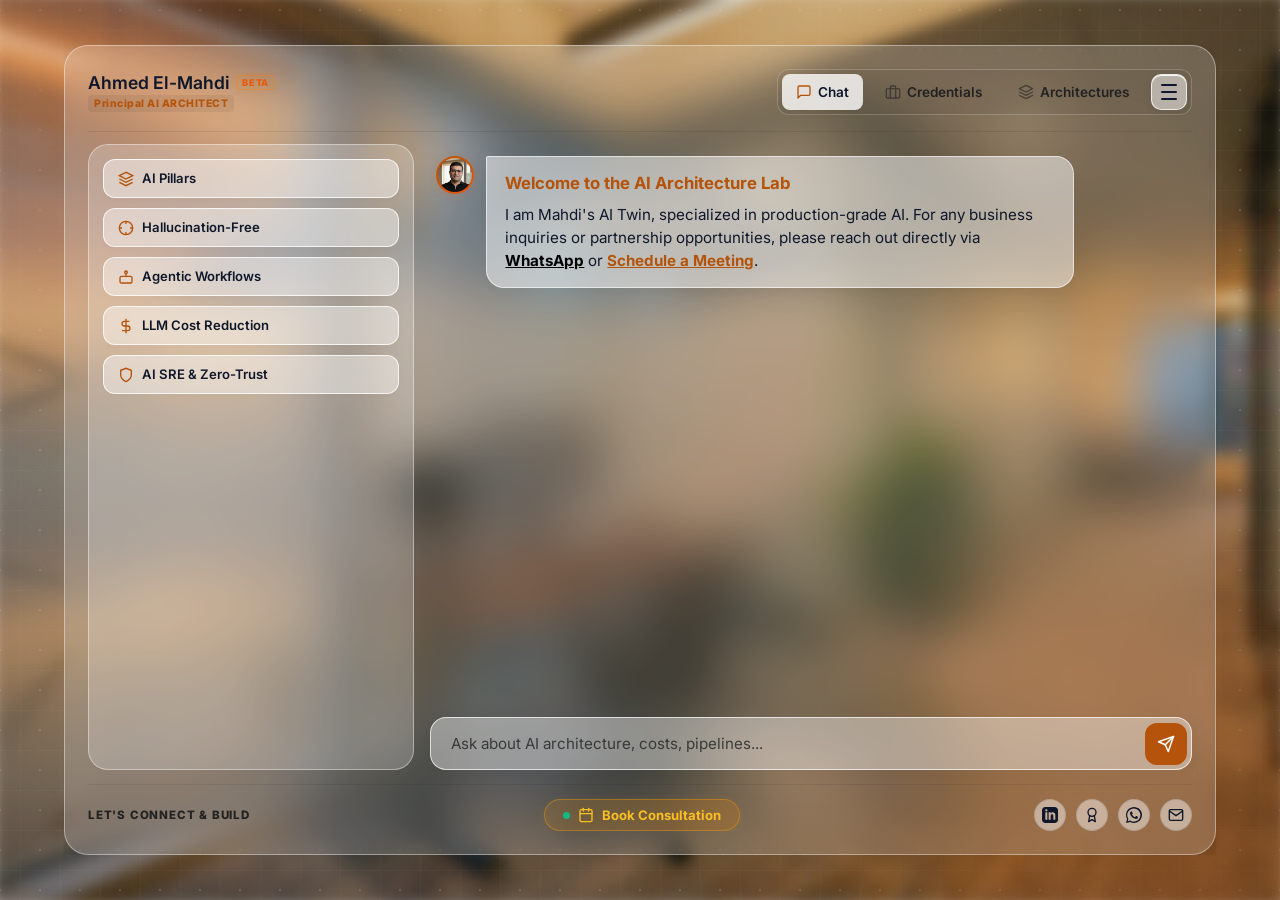
<file: index.html>
<!DOCTYPE html>
<html lang="en">
<head>
    <meta charset="UTF-8">
    <meta name="viewport" content="width=device-width, initial-scale=1.0">
    <title>Ahmed El-Mahdi - Production-Grade AI</title>
    
    <!-- Favicon -->
    <link rel="icon" type="image/png" href="profile-circle.png">
    
    <!-- Search Engine Optimization (SEO) Meta Tags -->
    <meta name="description" content="Explore Ahmed El-Mahdi's technical credentials, metrics, and consult him on Production-Grade AI, Data Architecture, RAG Architecture, LLM Cost Reduction, Agentic Workflows, AI Engineering Pillars, and Enterprise AI Governance.">
    <meta name="keywords" content="Ahmed El-Mahdi, Principal AI Architect, Production-Grade AI, Data Architecture, RAG Architecture, LLM Cost Reduction, Agentic Workflows, AI Engineering Pillars, Enterprise AI Governance, AI Consultant">
    <meta name="author" content="Ahmed El-Mahdi">
    <meta name="robots" content="index, follow">
    <link rel="canonical" href="https://agelmahdi.github.io/">
    <link rel="alternate" hreflang="en" href="https://agelmahdi.github.io/">
    <link rel="alternate" hreflang="ar" href="https://agelmahdi.github.io/index-ar.html">

    <!-- Open Graph / Facebook Social Previews -->
    <meta property="og:title" content="Ahmed El-Mahdi - Principal AI Architect">
    <meta property="og:description" content="Explore Ahmed El-Mahdi's technical credentials, metrics, and consult him on Production-Grade AI, Data Architecture, RAG Architecture, LLM Cost Reduction, Agentic Workflows, AI Engineering Pillars, and Enterprise AI Governance.">
    <meta property="og:type" content="website">
    <meta property="og:url" content="https://agelmahdi.github.io/">
    <meta property="og:image" content="https://agelmahdi.github.io/profile.jpg">

    <!-- Twitter Card Previews -->
    <meta name="twitter:card" content="summary_large_image">
    <meta name="twitter:title" content="Ahmed El-Mahdi - Principal AI Architect">
    <meta name="twitter:description" content="Explore Ahmed El-Mahdi's technical credentials, metrics, and consult him on Production-Grade AI, Data Architecture, RAG Architecture, LLM Cost Reduction, Agentic Workflows, AI Engineering Pillars, and Enterprise AI Governance.">
    <meta name="twitter:image" content="https://agelmahdi.github.io/profile.jpg">

    <!-- Schema.org JSON-LD Structured Data -->
    <script type="application/ld+json">
    {
    "@context": "https://schema.org",
    "@type": "ProfilePage",
    "dateCreated": "2026-07-11T12:00:00Z",
    "dateModified": "2026-07-12T05:00:00Z",
    "mainEntity": {
        "@type": "Person",
        "name": "Ahmed El-Mahdi",
        "alternateName": "agelmahdi",
        "jobTitle": "Principal AI Architect",
        "image": "https://agelmahdi.github.io/profile.jpg",
    "description": "With over 10 years of experience in software engineering, deep tech, solutions architecture and agile leadership, I architect intelligent realities. Operating at the intersection of deep tech and business strategy, I specialize in bridging the gap between complex Al capabilities and tangible business value. My mission is simple: ensure every AI solution I design is scalable, reliable, and engineered to drive measurable growth while slashing operational costs",
    "url": "https://agelmahdi.github.io/",
    "email": "agelmahdi@gmail.com",
    "telephone": "+201558333533",
    "sameAs": [
        "https://www.linkedin.com/in/agelmahdi",
        "https://github.com/agelmahdi",
        "https://wa.me/201558333533",
        "https://www.credly.com/users/agelmahdi"
    ],
    "knowsAbout": [
        "Generative AI",
        "Production-Grade AI",
        "Data Architecture",
        "RAG Architecture",
        "LLM Cost Reduction",
        "Agentic Workflows",
        "Enterprise AI Governance",
        "Natural Language Processing (NLP)",
        "AI Agents",
        "Machine Learning",
        "Deep Learning",
        "Cloud Architecture",
        "Data Engineering",
        "Software Engineering",
        "AI Engineering",
        "Agile Leadership"
    ],
    "skills": [
        "Python",
        "Java",
        "Kotlin",
        "PHP",
        "RAG Pipelines (FAISS, Milvus, Vector DBs)",
        "LLM Fine-tuning (LORA/QLORA, PEFT)",
        "Hugging Face Transformers",
        "Semantic Search",
        "Prompt Engineering (CoT/ToT)",
        "Multi-Agent Systems (LangGraph, CrewAI)",
        "LangChain",
        "LlamaIndex",
        "Agentic Workflows",
        "Model Evaluation (RAGAS/TruLens)",
        "PyTorch",
        "TensorFlow",
        "Keras",
        "Scikit-learn",
        "XGBoost",
        "Predictive Modeling",
        "Computer Vision",
        "Data Visualization (Plotly, Dash, Matplotlib)",
        "AI Pillars",
        "AWS",
        "Kafka",
        "Terraform",
        "Docker/Kubernetes",
        "Microservices",
        "ETL/ELT Pipelines",
        "Spark / Flink",
        "Airflow / Dagster",
        "dbt",
        "Superset"
    ]
    }
    }
    </script>

    <link rel="preconnect" href="https://fonts.googleapis.com">
    <link rel="preconnect" href="https://fonts.gstatic.com" crossorigin>
    <link href="https://fonts.googleapis.com/css2?family=Cairo:wght@300;400;600;700;800&family=Inter:wght@300;400;600;800&display=swap" rel="stylesheet">
    

    <link rel="stylesheet" href="style.css?v=3.0">
</head>
<body>
    <!-- Background Noise & Ambient Orbs -->
    <div class="bg-noise"></div>
    <div class="bg-grid-pattern"></div>
    <div class="orbs-container">
        <div class="orb orb-1"></div>
        <div class="orb orb-2"></div>
        <div class="orb orb-3"></div>
    </div>

    <!-- Centered Interactive Glass Panel -->
    <div class="main-container">
        <div class="bg-overlay"></div>

        <!-- App Header with Tab Switcher -->
        <header class="app-header">
            <div class="brand-logo">
                <!-- <span class="logo-icon-container">
                    <svg class="logo-icon" viewBox="0 0 100 100" fill="none">
                        <path class="layer-orange" d="M50 20 L20 40 L50 60 L80 40 Z" stroke="var(--orange)" stroke-width="7.5" stroke-linejoin="round"/>
                        <path class="layer-gold" d="M20 60 L50 75 L80 60" stroke="var(--gold)" stroke-width="7.5" stroke-linecap="round"/>
                        <path class="layer-orange" d="M20 75 L50 90 L80 75" stroke="var(--orange)" stroke-width="7.5" stroke-linecap="round"/>
                    </svg>
                </span> -->
                <span class="logo-text">
                    <span class="logo-name-row">
                        <span class="logo-name">Ahmed El-Mahdi</span>
                        <span class="beta-badge">BETA</span>
                    </span>
                    <span class="logo-badge" id="brandBadge" data-translate="brandBadge">Principal AI ARCHITECT</span>
                </span>
            </div>
            
            <div class="header-nav-wrapper">
                <nav class="app-nav">
                    <!-- Always visible tabs -->
                    <button class="nav-tab active" id="tabConsultant" data-tab="consultant" data-translate="tabConsultant">
                        <svg viewBox="0 0 24 24" fill="none" stroke="currentColor" stroke-width="2" stroke-linecap="round" stroke-linejoin="round" width="16" height="16"><path d="M21 15a2 2 0 0 1-2 2H7l-4 4V5a2 2 0 0 1 2-2h14a2 2 0 0 1 2 2z"></path></svg>
                        Chat
                    </button>
                    <button class="nav-tab" id="tabPortfolio" data-tab="portfolio" data-translate="tabPortfolio">
                        <svg viewBox="0 0 24 24" fill="none" stroke="currentColor" stroke-width="2" stroke-linecap="round" stroke-linejoin="round" width="16" height="16"><rect x="2" y="7" width="20" height="14" rx="2" ry="2"></rect><path d="M16 21V5a2 2 0 0 0-2-2h-4a2 2 0 0 0-2 2v16"></path></svg>
                        Credentials
                    </button>
                    <a class="nav-tab" id="tabArchitectures" href="architectures/index.html" data-translate="tabArchitectures">
                        <svg viewBox="0 0 24 24" fill="none" stroke="currentColor" stroke-width="2" stroke-linecap="round" stroke-linejoin="round" width="16" height="16"><polygon points="12 2 2 7 12 12 22 7 12 2"></polygon><polyline points="2 17 12 22 22 17"></polyline><polyline points="2 12 12 17 22 12"></polyline></svg>
                        Architectures
                    </a>
                    <button class="nav-hamburger" id="navHamburger" aria-label="More options">
                        <span></span><span></span><span></span>
                    </button>
                </nav>
            </div>
        </header>

        <!-- Side Drawer (mobile overflow nav) -->
        <div class="side-drawer-overlay" id="sideDrawerOverlay"></div>
        <nav class="side-drawer" id="sideDrawer" aria-label="More navigation">
            <div class="side-drawer-header">
                <span class="side-drawer-title">More</span>
                <button class="side-drawer-close" id="sideDrawerClose" aria-label="Close menu">
                    <svg viewBox="0 0 24 24" fill="none" stroke="currentColor" stroke-width="2.5" width="18" height="18"><line x1="18" y1="6" x2="6" y2="18"/><line x1="6" y1="6" x2="18" y2="18"/></svg>
                </button>
            </div>
            <div class="side-drawer-items">
                <button type="button" class="side-drawer-tab side-drawer-link" id="drawerTabTechno" data-scene="2">
                    <span class="mode-icon">
                        <svg viewBox="0 0 24 24" fill="none" stroke="currentColor" stroke-width="2" width="18" height="18"><circle cx="12" cy="12" r="10"></circle><line x1="22" y1="12" x2="18" y2="12"></line><line x1="6" y1="12" x2="2" y2="12"></line><line x1="12" y1="6" x2="12" y2="2"></line><line x1="12" y1="22" x2="12" y2="18"></line></svg>
                    </span>
                    <span class="mode-label" data-translate="navTechno">Tech & Business</span>
                </button>
                <button type="button" class="side-drawer-tab side-drawer-link" id="drawerTabArchitecture" data-scene="3">
                    <span class="mode-icon">
                        <svg viewBox="0 0 24 24" fill="none" stroke="currentColor" stroke-width="2" width="18" height="18"><polygon points="12 2 2 7 12 12 22 7 12 2"></polygon><polyline points="2 17 12 22 22 17"></polyline><polyline points="2 12 12 17 22 12"></polyline></svg>
                    </span>
                    <span class="mode-label" data-translate="navArchitecture">AI Architecture</span>
                </button>
                <button type="button" class="side-drawer-tab side-drawer-link" id="drawerTabMetrics" data-scene="4">
                    <span class="mode-icon">
                        <svg viewBox="0 0 24 24" fill="none" stroke="currentColor" stroke-width="2" width="18" height="18"><line x1="18" y1="20" x2="18" y2="10"></line><line x1="12" y1="20" x2="12" y2="4"></line><line x1="6" y1="20" x2="6" y2="14"></line></svg>
                    </span>
                    <span class="mode-label" data-translate="navMetrics">The Metrics</span>
                </button>
                <button type="button" class="side-drawer-tab side-drawer-link" id="drawerTabFAQ" data-scene="5">
                    <span class="mode-icon">
                        <svg viewBox="0 0 24 24" fill="none" stroke="currentColor" stroke-width="2" width="18" height="18"><path d="M21 15a2 2 0 0 1-2 2H7l-4 4V5a2 2 0 0 1 2-2h14a2 2 0 0 1 2 2z"></path></svg>
                    </span>
                    <span class="mode-label" data-translate="navFAQ">FAQs</span>
                </button>
                <div style="height: 1px; background: rgba(0,0,0,0.1); margin: 8px 0;"></div>
                <button type="button" class="side-drawer-tab" id="drawerTabBook" onclick="window.openBookingModal()">
                    <span class="mode-icon" style="color: #fbbf24;">
                        <svg viewBox="0 0 24 24" fill="none" stroke="currentColor" stroke-width="2" width="18" height="18"><rect x="3" y="4" width="18" height="18" rx="2" ry="2"></rect><line x1="16" y1="2" x2="16" y2="6"></line><line x1="8" y1="2" x2="8" y2="6"></line><line x1="3" y1="10" x2="21" y2="10"></line></svg>
                    </span>
                    <span class="mode-label" data-translate="bookConsultationBtn">Book Consultation</span>
                </button>
                <button type="button" class="side-drawer-tab" id="modeBtn" data-mode="standard">
                    <span class="mode-icon">
                        <svg viewBox="0 0 24 24" fill="none" stroke="currentColor" stroke-width="2" width="18" height="18"><circle cx="12" cy="12" r="3"></circle><path d="M19.4 15a1.65 1.65 0 0 0 .33 1.82l.06.06a2 2 0 0 1 0 2.83 2 2 0 0 1-2.83 0l-.06-.06a1.65 1.65 0 0 0-1.82-.33 1.65 1.65 0 0 0-1 1.51V21a2 2 0 0 1-2 2 2 2 0 0 1-2-2v-.09A1.65 1.65 0 0 0 9 19.4a1.65 1.65 0 0 0-1.82.33l-.06.06a2 2 0 0 1-2.83 0 2 2 0 0 1 0-2.83l.06-.06a1.65 1.65 0 0 0 .33-1.82 1.65 1.65 0 0 0-1.51-1H3a2 2 0 0 1-2-2 2 2 0 0 1 2-2h.09A1.65 1.65 0 0 0 4.6 9a1.65 1.65 0 0 0-.33-1.82l-.06-.06a2 2 0 0 1 0-2.83 2 2 0 0 1 2.83 0l.06.06a1.65 1.65 0 0 0 1.82.33H9a1.65 1.65 0 0 0 1-1.51V3a2 2 0 0 1 2-2 2 2 0 0 1 2 2v.09a1.65 1.65 0 0 0 1 1.51 1.65 1.65 0 0 0 1.82-.33l.06-.06a2 2 0 0 1 2.83 0 2 2 0 0 1 0 2.83l-.06.06a1.65 1.65 0 0 0-.33 1.82V9a1.65 1.65 0 0 0 1.51 1H21a2 2 0 0 1 2 2 2 2 0 0 1-2 2h-.09a1.65 1.65 0 0 0-1.51 1z"></path></svg>
                    </span>
                    <span class="mode-label" id="modeText" data-translate="modeStandard">Standard</span>
                </button>
                <button type="button" class="side-drawer-tab" id="drawerTabMedia" data-tab="media">
                    <span class="mode-icon">
                        <svg viewBox="0 0 24 24" fill="none" stroke="currentColor" stroke-width="2" width="18" height="18"><path d="M22.54 6.42a2.78 2.78 0 0 0-1.94-2C18.88 4 12 4 12 4s-6.88 0-8.6.46a2.78 2.78 0 0 0-1.94 2A29 29 0 0 0 1 11.75a29 29 0 0 0 .46 5.33A2.78 2.78 0 0 0 3.4 19c1.72.46 8.6.46 8.6.46s6.88 0 8.6-.46a2.78 2.78 0 0 0 1.94-2 29 29 0 0 0 .46-5.25 29 29 0 0 0-.46-5.33z"></path><polygon points="9.75 15.02 15.5 11.75 9.75 8.48 9.75 15.02"></polygon></svg>
                    </span>
                    <span class="mode-label" data-translate="navMedia">Reels</span>
                </button>
               
                <a class="side-drawer-tab side-drawer-lang" id="drawerTabLang" href="index-ar.html">
                    <svg viewBox="0 0 24 24" fill="none" stroke="currentColor" stroke-width="2" width="18" height="18"><circle cx="12" cy="12" r="10"/><line x1="2" y1="12" x2="22" y2="12"/><path d="M12 2a15.3 15.3 0 0 1 4 10 15.3 15.3 0 0 1-4 10 15.3 15.3 0 0 1-4-10 15.3 15.3 0 0 1 4-10z"/></svg>
                    العربية
                </a>
                   
            </div>
        </nav>

        <!-- Tab Content 1: AI Twin Consultant Chat -->
        <div class="tab-content active" id="contentConsultant">
            <div class="chat-wrapper">
                <div class="chat-messages" id="chatMessages">
                    <div class="chat-message bot">
                        <div class="message-avatar">
                            <img src="profile.jpg" alt="Ahmed El-Mahdi" class="avatar-img">
                        </div>
                        <div class="message-content">
                            <p class="greeting-title" data-translate="greetingTitle">Welcome to the AI Architecture Lab</p>
                            <p class="mt-1" data-translate="greetingDesc">I am Mahdi's AI Twin, specialized in production-grade AI. For any business inquiries or partnership opportunities, please reach out directly via <a href="https://wa.me/201558333533" target="_blank" style="color: #000000ff; font-weight: bold; text-decoration: underline;">WhatsApp</a> or <a href="javascript:void(0)" onclick="window.openBookingModal()" style="color: var(--gold); font-weight: bold; text-decoration: underline;">Schedule a Meeting</a>.</p>
                        </div>
                    </div>
                </div>
                
                <!-- Suggestions Chips -->
                <div class="chat-suggestions" id="chatSuggestions">
                    <button class="suggestion-chip" id="chipTogaf" data-question="togaf">
                        <span class="chip-icon"><svg viewBox="0 0 24 24" fill="none" stroke="currentColor" stroke-width="2" width="16" height="16"><polygon points="12 2 2 7 12 12 22 7 12 2"></polygon><polyline points="2 17 12 22 22 17"></polyline><polyline points="2 12 12 17 22 12"></polyline></svg></span>
                        <span data-translate="chipTogaf">AI Pillars</span>
                    </button>
                    <button class="suggestion-chip" id="chipRag" data-question="rag">
                        <span class="chip-icon"><svg viewBox="0 0 24 24" fill="none" stroke="currentColor" stroke-width="2" width="16" height="16"><circle cx="12" cy="12" r="10"></circle><line x1="22" y1="12" x2="18" y2="12"></line><line x1="6" y1="12" x2="2" y2="12"></line><line x1="12" y1="6" x2="12" y2="2"></line><line x1="12" y1="22" x2="12" y2="18"></line></svg></span>
                        <span data-translate="chipRag">Hallucination-Free</span>
                    </button>
                    <button class="suggestion-chip" id="chipAgent" data-question="agent">
                        <span class="chip-icon"><svg viewBox="0 0 24 24" fill="none" stroke="currentColor" stroke-width="2" width="16" height="16"><rect x="3" y="11" width="18" height="10" rx="2"></rect><circle cx="12" cy="5" r="2"></circle><path d="M12 7v4"></path><line x1="8" y1="16" x2="8" y2="16"></line><line x1="16" y1="16" x2="16" y2="16"></line></svg></span>
                        <span data-translate="chipAgent">Agentic Workflows</span>
                    </button>
                    <button class="suggestion-chip" id="chipCost" data-question="cost">
                        <span class="chip-icon"><svg viewBox="0 0 24 24" fill="none" stroke="currentColor" stroke-width="2" width="16" height="16"><line x1="12" y1="1" x2="12" y2="23"></line><path d="M17 5H9.5a3.5 3.5 0 0 0 0 7h5a3.5 3.5 0 0 1 0 7H6"></path></svg></span>
                        <span data-translate="chipCost">LLM Cost Reduction</span>
                    </button>
                    <button class="suggestion-chip" id="chipReliability" data-question="reliability">
                        <span class="chip-icon"><svg viewBox="0 0 24 24" fill="none" stroke="currentColor" stroke-width="2" width="16" height="16"><path d="M12 22s8-4 8-10V5l-8-3-8 3v7c0 6 8 10 8 10z"></path></svg></span>
                        <span data-translate="chipReliability">AI SRE & Zero-Trust</span>
                    </button>
                </div>

                <!-- Chat Input Form -->
                <form class="chat-input-form" id="chatForm">
                    <input type="text" id="chatInput" class="chat-input" placeholder="Ask about AI architecture, costs, pipelines..." data-translate="chatPlaceholder" autocomplete="off">
                    <button type="submit" class="chat-submit-btn" id="chatSubmitBtn" aria-label="Send Message">
                        <svg viewBox="0 0 24 24" fill="none" stroke="currentColor" stroke-width="2" stroke-linecap="round" stroke-linejoin="round" width="18" height="18"><line x1="22" y1="2" x2="11" y2="13"></line><polygon points="22 2 15 22 11 13 2 9 22 2"></polygon></svg>
                    </button>
                </form>
            </div>
        </div>

        <!-- Tab Content 2: Credentials Board (Carousel) -->
        <div class="tab-content" id="contentPortfolio">
            <!-- Carousel Navigation Controls -->
            <button class="carousel-btn prev-btn" id="prevBtn" aria-label="Previous Slide">
                <svg viewBox="0 0 24 24" fill="none" stroke="currentColor" stroke-width="2" stroke-linecap="round" stroke-linejoin="round"><polyline points="15 18 9 12 15 6"></polyline></svg>
            </button>

            <main class="animation-container">
                <!-- Scene 1: Header -->
                <section class="scene" data-index="0">
                    <div class="glass-panel profile-panel">
                        <div class="profile-img-container">
                            <div class="avatar-placeholder">
                                <img src="profile.jpg" alt="Ahmed El-Mahdi" class="profile-img">
                            </div>
                        </div>
                        <h1 class="name">Ahmed El-Mahdi</h1>
                        <h2 class="title" data-translate="titleBadge">Principal AI Architect</h2>
                    </div>
                    <div class="quote-container mt-4">
                        <p class="manifesto-quote" data-translate="manifestoQuote">"Building scalable, secure, governed, and autonomous AI ecosystems that unlock real-world business opportunities."</p>
                    </div>
                </section>

                <!-- Scene 2: Manifesto -->
                <section class="scene" data-index="1">
                    <div class="glass-panel text-panel">
                        <h2 class="main-text" data-translate="manifestoTitle">The Architect's Manifesto</h2>
                        <p class="body-text mt-2" data-translate="manifestoDesc1">I bring over a decade of experience in software engineering, architecture, and agile leadership to the tech ecosystem.</p>
                        <p class="body-text highlight-text mt-2" data-translate="manifestoDesc2">I don't just write code; I architect intelligent realities.</p>
                        <p class="body-text mt-2" data-translate="manifestoDesc3">Operating at the intersection of deep tech, distributed systems, and business strategy, I specialize in bridging the gap between complex AI capabilities and tangible business ROI.</p>
                    </div>
                </section>

                <!-- Scene 3: Techno-Business Integration -->
                <section class="scene" data-index="2">
                    <h2 class="scene-header mb-1" data-translate="integrationTitle">AI & Business</h2>
                    <p class="body-text text-center mb-3" data-translate="integrationSubtitle" style="font-size: 0.9rem; opacity: 0.9; margin: 0 auto; max-width: 80%;">The architectural philosophy that solves real world business problems with deep-tech engineering.</p>
                    
                    <div class="value-pipeline">
                        <div class="pipeline-line"></div>
                        <div class="pipeline-node node-1" data-step="alignment" style="cursor: pointer;">
                            <div class="node-icon">
                                <svg viewBox="0 0 24 24" fill="none" stroke="var(--gold)" stroke-width="2" stroke-linecap="round" stroke-linejoin="round" width="24" height="24"><circle cx="12" cy="12" r="10"></circle><circle cx="12" cy="12" r="6"></circle><circle cx="12" cy="12" r="2"></circle></svg>
                            </div>
                            <div class="node-content">
                                <h3 data-translate="integrationPillar1Title">1. Strategic Alignment</h3>
                                <p data-translate="integrationPillar1Desc">Every technical decision is tied to a business outcome—solving pain points, optimizing costs, or unlocking revenue.</p>
                            </div>
                        </div>
                        <div class="pipeline-node node-2" data-step="asset" style="cursor: pointer;">
                            <div class="node-icon">
                                <svg viewBox="0 0 24 24" fill="none" stroke="var(--gold)" stroke-width="2" stroke-linecap="round" stroke-linejoin="round" width="24" height="24"><path d="M6 3h12l4 6-10 13L2 9z"></path><path d="M11 3 8 9l4 13 4-13-3-6"></path><path d="M2 9h20"></path></svg>
                            </div>
                            <div class="node-content">
                                <h3 data-translate="integrationPillar2Title">2. Asset Generation</h3>
                                <p data-translate="integrationPillar2Desc">Designing Custom AI and Data Pipelines to transform enterprise data into a heavily guarded digital asset.</p>
                            </div>
                        </div>
                        <div class="pipeline-node node-3" data-step="execution" style="cursor: pointer;">
                            <div class="node-icon">
                                <svg viewBox="0 0 24 24" fill="none" stroke="var(--gold)" stroke-width="2" stroke-linecap="round" stroke-linejoin="round" width="24" height="24"><circle cx="12" cy="12" r="3"></circle><path d="M19.4 15a1.65 1.65 0 0 0 .33 1.82l.06.06a2 2 0 0 1 0 2.83 2 2 0 0 1-2.83 0l-.06-.06a1.65 1.65 0 0 0-1.82-.33 1.65 1.65 0 0 0-1 1.51V21a2 2 0 0 1-2 2 2 2 0 0 1-2-2v-.09A1.65 1.65 0 0 0 9 19.4a1.65 1.65 0 0 0-1.82.33l-.06.06a2 2 0 0 1-2.83 0 2 2 0 0 1 0-2.83l.06-.06a1.65 1.65 0 0 0 .33-1.82 1.65 1.65 0 0 0-1.51-1H3a2 2 0 0 1-2-2 2 2 0 0 1 2-2h.09A1.65 1.65 0 0 0 4.6 9a1.65 1.65 0 0 0-.33-1.82l-.06-.06a2 2 0 0 1 0-2.83 2 2 0 0 1 2.83 0l.06.06a1.65 1.65 0 0 0 1.82.33H9a1.65 1.65 0 0 0 1-1.51V3a2 2 0 0 1 2-2 2 2 0 0 1 2 2v.09a1.65 1.65 0 0 0 1 1.51 1.65 1.65 0 0 0 1.82-.33l.06-.06a2 2 0 0 1 2.83 0 2 2 0 0 1 0 2.83l-.06.06a1.65 1.65 0 0 0-.33 1.82V9a1.65 1.65 0 0 0 1.51 1H21a2 2 0 0 1 2 2 2 2 0 0 1-2 2h-.09a1.65 1.65 0 0 0-1.51 1z"></path></svg>
                            </div>
                            <div class="node-content">
                                <h3 data-translate="integrationPillar3Title">3. Engineered Execution</h3>
                                <p data-translate="integrationPillar3Desc">Deploying MLOps and scalable, secure AI systems capable of handling enterprise demands reliably.</p>
                            </div>
                        </div>
                        <div class="pipeline-peak" data-step="roi" style="cursor: pointer;">
                            <div class="peak-icon">
                                <svg viewBox="0 0 24 24" fill="none" stroke="currentColor" stroke-width="2" stroke-linecap="round" stroke-linejoin="round" width="24" height="24"><polyline points="23 6 13.5 15.5 8.5 10.5 1 18"></polyline><polyline points="17 6 23 6 23 12"></polyline></svg>
                            </div>
                            <div class="peak-content">
                                <h3 data-translate="integrationPeakTitle">High ROI & Competitive Edge</h3>
                            </div>
                        </div>
                    </div>
                </section>

                <!-- Scene 4: Credentials (AI Pillars Neural Network) -->
                <section class="scene" data-index="3">
                    <!-- AI Pillars Neural Network Diagram -->
                    <div class="network-wrapper">
                        <div class="togaf-network-container">
                            <!-- SVG background connection lines -->
                            <svg class="network-svg" viewBox="0 0 100 100" preserveAspectRatio="none">
                                <line x1="50" y1="50" x2="18" y2="15" class="net-line line-a" />
                                <line x1="50" y1="50" x2="50" y2="5" class="net-line line-b" />
                                <line x1="50" y1="50" x2="82" y2="15" class="net-line line-c" />
                                <line x1="50" y1="50" x2="90" y2="50" class="net-line line-d" />
                                <line x1="50" y1="50" x2="82" y2="80" class="net-line line-e" />
                                <line x1="50" y1="50" x2="50" y2="90" class="net-line line-f" />
                                <line x1="50" y1="50" x2="18" y2="80" class="net-line line-g" />
                                <line x1="50" y1="50" x2="10" y2="50" class="net-line line-h" />
                            </svg>

                        <!-- Center AI Pillars Node -->
                        <div class="network-center-node" id="centerTogafNode">
                            <span class="center-title">AI PILLARS</span>
                        </div>

                        <!-- 8 ADM Phase Nodes with Descriptive Naming -->
                        <div class="network-node node-a" id="nodeA" data-phase="A" data-title="Phase A: Architecture Vision">
                            <span class="node-icon-small"><svg viewBox="0 0 24 24" fill="none" stroke="var(--gold)" stroke-width="2" width="14" height="14"><path d="M1 12s4-8 11-8 11 8 11 8-4 8-11 8-11-8-11-8z"></path><circle cx="12" cy="12" r="3"></circle></svg></span>
                            <span class="phase-name" data-translate="phaseAName"> Vision & Alignment</span>
                        </div>
                        <div class="network-node node-b" id="nodeB" data-phase="B" data-title="Phase B: Business Architecture">
                            <span class="node-icon-small"><svg viewBox="0 0 24 24" fill="none" stroke="var(--gold)" stroke-width="2" width="14" height="14"><path d="M17 21v-2a4 4 0 0 0-4-4H5a4 4 0 0 0-4 4v2"></path><circle cx="9" cy="7" r="4"></circle><path d="M23 21v-2a4 4 0 0 0-3-3.87"></path><path d="M16 3.13a4 4 0 0 1 0 7.75"></path></svg></span>
                            <span class="phase-name" data-translate="phaseBName"> Business & HITL</span>
                        </div>
                        <div class="network-node node-c" id="nodeC" data-phase="C" data-title="Phase C: Information Systems">
                            <span class="node-icon-small"><svg viewBox="0 0 24 24" fill="none" stroke="var(--gold)" stroke-width="2" width="14" height="14"><ellipse cx="12" cy="5" rx="9" ry="3"></ellipse><path d="M21 12c0 1.66-4 3-9 3s-9-1.34-9-3"></path><path d="M3 5v14c0 1.66 4 3 9 3s9-1.34 9-3V5"></path></svg></span>
                            <span class="phase-name" data-translate="phaseCName"> Data & RAG Setup</span>
                        </div>
                        <div class="network-node node-d" id="nodeD" data-phase="D" data-title="Phase D: Technology Architecture">
                            <span class="node-icon-small"><svg viewBox="0 0 24 24" fill="none" stroke="var(--gold)" stroke-width="2" width="14" height="14"><path d="M18 10h-1.26A8 8 0 1 0 9 20h9a5 5 0 0 0 0-10z"></path></svg></span>
                            <span class="phase-name" data-translate="phaseDName"> Cloud & GPU Hosting</span>
                        </div>
                        <div class="network-node node-e" id="nodeE" data-phase="E" data-title="Phase E: Opportunities & Solutions">
                            <span class="node-icon-small"><svg viewBox="0 0 24 24" fill="none" stroke="var(--gold)" stroke-width="2" width="14" height="14"><circle cx="18" cy="18" r="3"></circle><circle cx="6" cy="6" r="3"></circle><path d="M13 6h3a2 2 0 0 1 2 2v7"></path><line x1="6" y1="9" x2="6" y2="21"></line></svg></span>
                            <span class="phase-name" data-translate="phaseEName"> Build vs Buy Strategy</span>
                        </div>
                        <div class="network-node node-f" id="nodeF" data-phase="F" data-title="Phase F: Migration Planning">
                            <span class="node-icon-small"><svg viewBox="0 0 24 24" fill="none" stroke="var(--gold)" stroke-width="2" width="14" height="14"><line x1="22" y1="2" x2="11" y2="13"></line><polygon points="22 2 15 22 11 13 2 9 22 2"></polygon></svg></span>
                            <span class="phase-name" data-translate="phaseFName"> Rollout & Migration</span>
                        </div>
                        <div class="network-node node-g" id="nodeG" data-phase="G" data-title="Phase G: Implementation Governance">
                            <span class="node-icon-small"><svg viewBox="0 0 24 24" fill="none" stroke="var(--gold)" stroke-width="2" width="14" height="14"><path d="M12 22s8-4 8-10V5l-8-3-8 3v7c0 6 8 10 8 10z"></path></svg></span>
                            <span class="phase-name" data-translate="phaseGName"> Security Guardrails</span>
                        </div>
                        <div class="network-node node-h" id="nodeH" data-phase="H" data-title="Phase H: Architecture Change Management">
                            <span class="node-icon-small"><svg viewBox="0 0 24 24" fill="none" stroke="var(--gold)" stroke-width="2" width="14" height="14"><polyline points="23 4 23 10 17 10"></polyline><polyline points="1 20 1 14 7 14"></polyline><path d="M3.51 9a9 9 0 0 1 14.85-3.36L23 10M1 14l4.64 4.36A9 9 0 0 0 20.49 15"></path></svg></span>
                            <span class="phase-name" data-translate="phaseHName"> Drift & Feedback</span>
                        </div>
                    </div>
                </div>
                </section>

                <!-- Scene 5: Metrics -->
                <section class="scene" data-index="4">
                    <h2 class="scene-header" data-translate="metricsTitle">The Metrics</h2>
                    <div class="cards-container vertical-stack">
                        <div class="glass-card wide-card metric-card" data-metric="rag_metric" style="cursor: pointer;">
                            <h3 class="card-title text-gold" style="display: flex; align-items: center; gap: 8px;">
                                <svg viewBox="0 0 24 24" fill="none" stroke="currentColor" stroke-width="2" width="20" height="20" style="flex-shrink: 0;"><circle cx="12" cy="12" r="10"></circle><circle cx="12" cy="12" r="6"></circle><circle cx="12" cy="12" r="2"></circle></svg>
                                <span data-translate="metricsRagTitle">Grounding & Accuracy</span>
                            </h3>
                            <p class="card-desc" data-translate="metricsRagDesc">Architected high-scale RAG systems that significantly reduced domain-specific hallucination rates.</p>
                        </div>
                        <div class="glass-card wide-card metric-card" data-metric="model_metric" style="cursor: pointer;">
                            <h3 class="card-title text-gold" style="display: flex; align-items: center; gap: 8px;">
                                <svg viewBox="0 0 24 24" fill="none" stroke="currentColor" stroke-width="2" width="20" height="20" style="flex-shrink: 0;"><rect x="4" y="4" width="16" height="16" rx="2" ry="2"></rect><rect x="9" y="9" width="6" height="6"></rect><line x1="9" y1="1" x2="9" y2="4"></line><line x1="15" y1="1" x2="15" y2="4"></line><line x1="9" y1="20" x2="9" y2="23"></line><line x1="15" y1="20" x2="15" y2="23"></line><line x1="20" y1="9" x2="23" y2="9"></line><line x1="20" y1="14" x2="23" y2="14"></line><line x1="1" y1="9" x2="4" y2="9"></line><line x1="1" y1="14" x2="4" y2="14"></line></svg>
                                <span data-translate="metricsModelTitle">Model & Data Specialization</span>
                            </h3>
                            <p class="card-desc" data-translate="metricsModelDesc">Fine-tuned LLMs (PEFT/LoRA) and built scalable automated ELT pipelines to eliminate AI bottlenecks.</p>
                        </div>
                        <div class="glass-card wide-card metric-card" data-metric="cost_metric" style="cursor: pointer;">
                            <h3 class="card-title text-gold" style="display: flex; align-items: center; gap: 8px;">
                                <svg viewBox="0 0 24 24" fill="none" stroke="currentColor" stroke-width="2" width="20" height="20" style="flex-shrink: 0;"><polygon points="13 2 3 14 12 14 11 22 21 10 12 10 13 2"></polygon></svg>
                                <span data-translate="metricsCostTitle">Cost Efficiency & Agility</span>
                            </h3>
                            <p class="card-desc" data-translate="metricsCostDesc">Spearheaded Agentic AI and IaC strategies, slashing operational costs and enabling rapid deployments.</p>
                        </div>
                    </div>
                </section>

                <!-- Scene 6: FAQs -->
                <section class="scene" data-index="5">
                    <h2 class="scene-header mb-1" data-translate="faqTitle">FAQs</h2>
                    
                    <div class="cards-container faq-grid">
                        <div class="glass-card faq-card" data-faq="faq_build" style="cursor: pointer; padding: 1.2rem; border-left: 4px solid var(--gold);">
                            <h3 class="card-title text-main m-0" style="font-size: 0.95rem;" data-translate="faqQ1">1. Should I build custom AI or use vendor APIs?</h3>
                        </div>
                        <div class="glass-card faq-card" data-faq="faq_roi" style="cursor: pointer; padding: 1.2rem; border-left: 4px solid var(--gold);">
                            <h3 class="card-title text-main m-0" style="font-size: 0.95rem;" data-translate="faqQ2">2. How do you align AI engineering with Business ROI?</h3>
                        </div>
                        <div class="glass-card faq-card" data-faq="faq_security" style="cursor: pointer; padding: 1.2rem; border-left: 4px solid var(--gold);">
                            <h3 class="card-title text-main m-0" style="font-size: 0.95rem;" data-translate="faqQ3">3. How do you guarantee AI security & reliability?</h3>
                        </div>
                        <div class="glass-card faq-card" data-faq="faq_agents" style="cursor: pointer; padding: 1.2rem; border-left: 4px solid var(--gold);">
                            <h3 class="card-title text-main m-0" style="font-size: 0.95rem;" data-translate="faqQ4">4. Agentic AI vs. Basic RAG: What's the difference?</h3>
                        </div>
                        <div class="glass-card faq-card" data-faq="faq_start" style="cursor: pointer; padding: 1.2rem; border-left: 4px solid var(--gold);">
                            <h3 class="card-title text-main m-0" style="font-size: 0.95rem;" data-translate="faqQ5">5. How do we start an enterprise AI integration?</h3>
                        </div>
                        <div class="glass-card faq-card" data-faq="faq_privacy" style="cursor: pointer; padding: 1.2rem; border-left: 4px solid var(--gold);">
                            <h3 class="card-title text-main m-0" style="font-size: 0.95rem;" data-translate="faqQ6">6. How do you handle data privacy and compliance?</h3>
                        </div>
                        <div class="glass-card faq-card" data-faq="faq_timeline" style="cursor: pointer; padding: 1.2rem; border-left: 4px solid var(--gold);">
                            <h3 class="card-title text-main m-0" style="font-size: 0.95rem;" data-translate="faqQ7">7. What is the typical timeline for an AI integration project?</h3>
                        </div>
                        <div class="glass-card faq-card" data-faq="faq_onprem" style="cursor: pointer; padding: 1.2rem; border-left: 4px solid var(--gold);">
                            <h3 class="card-title text-main m-0" style="font-size: 0.95rem;" data-translate="faqQ8">8. Can we train models on our own local servers?</h3>
                        </div>
                        <div class="glass-card faq-card" data-faq="faq_governance" style="cursor: pointer; padding: 1.2rem; border-left: 4px solid var(--gold);">
                            <h3 class="card-title text-main m-0" style="font-size: 0.95rem;" data-translate="faqQ9">9. What is AI Governance and why is it critical?</h3>
                        </div>
                        <div class="glass-card faq-card" data-faq="faq_drift" style="cursor: pointer; padding: 1.2rem; border-left: 4px solid var(--gold);">
                            <h3 class="card-title text-main m-0" style="font-size: 0.95rem;" data-translate="faqQ10">10. How do you prevent model drift and hallucination over time?</h3>
                        </div>
                    </div>
                </section>
            </main>

            <button class="carousel-btn next-btn" id="nextBtn" aria-label="Next Slide">
                <svg viewBox="0 0 24 24" fill="none" stroke="currentColor" stroke-width="2" stroke-linecap="round" stroke-linejoin="round"><polyline points="9 18 15 12 9 6"></polyline></svg>
            </button>
            <div class="carousel-dots" id="carouselDots"></div>
        </div>

        <!-- Tab Content 3: Media Reels Hub -->
        <div class="tab-content" id="contentMedia">
            <div class="reels-container" id="reelsContainer">
                <div class="reels-header">
                    <p data-translate="reelsDesc">Short-form insights, storyboards, and strategic execution walkthroughs.</p>
                </div>
                <div class="reels-grid-wrapper">
                    <div class="reels-grid" id="reelsGrid">
                        <!-- Dynamic reels will be injected here via JS -->
                    </div>
                </div>
            </div>
        </div>

        <!-- Script Viewer Modal -->
        <div class="script-modal" id="scriptModal">
            <div class="script-modal-content">
                <div class="script-modal-header">
                    <h3 id="modalReelTitle">Reel Script & Storyboard</h3>
                    <button class="script-modal-close" id="modalCloseBtn" aria-label="Close Modal">
                        <svg viewBox="0 0 24 24" fill="none" stroke="currentColor" stroke-width="2" stroke-linecap="round" stroke-linejoin="round" width="20" height="20"><line x1="18" y1="6" x2="6" y2="18"></line><line x1="6" y1="6" x2="18" y2="18"></line></svg>
                    </button>
                </div>
                <div class="script-modal-body" id="modalBody">
                    <!-- Dynamic scene contents go here -->
                </div>
                <div class="script-modal-footer">
                    <a href="#" target="_blank" class="script-share-btn" id="modalShareBtn">
                        <svg viewBox="0 0 24 24" fill="currentColor" width="16" height="16">
                            <path d="M12.012 0C5.398 0 .04 5.352.04 11.96c0 2.104.543 4.154 1.58 5.944L0 24l6.196-1.62c1.73.94 3.708 1.44 5.804 1.44 6.616 0 11.96-5.352 11.96-11.96C24 5.352 18.64 0 12.012 0zm0 21.96c-1.87 0-3.708-.488-5.334-1.414l-.382-.224-3.666.96.974-3.564-.246-.39a9.882 9.882 0 0 1-1.516-5.368c0-5.452 4.436-9.89 9.89-9.89 5.452 0 9.89 4.438 9.89 9.89 0 5.452-4.438 9.89-9.89 9.89zm5.412-7.398c-.296-.148-1.758-.868-2.03-.966-.274-.098-.472-.148-.672.148-.198.298-.77 1.036-.944 1.234-.172.196-.346.222-.642.074-.296-.148-1.252-.462-2.386-1.472-.882-.788-1.478-1.76-1.652-2.056-.172-.296-.018-.456.13-.604.134-.132.296-.346.444-.518.148-.172.198-.296.296-.494.098-.198.05-.37-.024-.518-.074-.148-.672-1.62-.92-2.218-.242-.582-.488-.504-.672-.514-.174-.008-.372-.01-.57-.01-.198 0-.52.074-.792.37-.272.296-1.04 1.016-1.04 2.478 0 1.462 1.064 2.876 1.212 3.074.148.198 2.096 3.2 5.076 4.488.71.306 1.262.49 1.692.626.712.226 1.36.194 1.872.118.572-.086 1.758-.72 2.006-1.414.248-.692.248-1.284.172-1.414-.074-.12-.272-.196-.568-.344z"/>
                        </svg>
                        <span data-translate="shareWhatsAppBtn">Discuss on WhatsApp</span>
                    </a>
                </div>
            </div>
        </div>

        <footer class="app-footer">
            <span class="footer-title" data-translate="ctaTitle">Let's Connect & Build</span>
            <button type="button" class="footer-booking-btn" id="footerBookingBtn" onclick="window.openBookingModal()" aria-label="Book Consultation">
                <span class="footer-booking-pulse"></span>
                <svg viewBox="0 0 24 24" fill="none" stroke="currentColor" stroke-width="2" stroke-linecap="round" stroke-linejoin="round" width="16" height="16">
                    <rect x="3" y="4" width="18" height="18" rx="2" ry="2"></rect>
                    <line x1="16" y1="2" x2="16" y2="6"></line>
                    <line x1="8" y1="2" x2="8" y2="6"></line>
                    <line x1="3" y1="10" x2="21" y2="10"></line>
                </svg>
                <span data-translate="bookConsultationBtn">Book Consultation</span>
            </button>
            <div class="footer-buttons">
                <a href="https://linkedin.com/in/agelmahdi" target="_blank" class="footer-btn" id="footerLinkedIn" aria-label="LinkedIn">
                    <svg viewBox="0 0 24 24" fill="currentColor" width="16" height="16"><path d="M19 0h-14c-2.761 0-5 2.239-5 5v14c0 2.761 2.239 5 5 5h14c2.762 0 5-2.239 5-5v-14c0-2.761-2.238-5-5-5zm-11 19h-3v-11h3v11zm-1.5-12.268c-.966 0-1.75-.79-1.75-1.764s.784-1.764 1.75-1.764 1.75.79 1.75 1.764-.783 1.764-1.75 1.764zm13.5 12.268h-3v-5.604c0-3.368-4-3.113-4 0v5.604h-3v-11h3v1.765c1.396-2.586 7-2.777 7 2.476v6.759z"/></svg>
                </a>
                <a href="https://www.credly.com/users/agelmahdi" target="_blank" class="footer-btn" id="footerCredly" aria-label="Credly">
                    <svg viewBox="0 0 24 24" fill="none" stroke="currentColor" stroke-width="2" stroke-linecap="round" stroke-linejoin="round" width="16" height="16"><circle cx="12" cy="8" r="6"></circle><path d="M15.477 12.89L17 22l-5-3-5 3 1.523-9.11"></path></svg>
                </a>
                <a href="https://wa.me/201558333533" target="_blank" class="footer-btn" id="footerWhatsApp" aria-label="WhatsApp">
                    <svg viewBox="0 0 24 24" fill="currentColor" width="16" height="16">
                        <path d="M12.012 0C5.398 0 .04 5.352.04 11.96c0 2.104.543 4.154 1.58 5.944L0 24l6.196-1.62c1.73.94 3.708 1.44 5.804 1.44 6.616 0 11.96-5.352 11.96-11.96C24 5.352 18.64 0 12.012 0zm0 21.96c-1.87 0-3.708-.488-5.334-1.414l-.382-.224-3.666.96.974-3.564-.246-.39a9.882 9.882 0 01-1.516-5.368c0-5.452 4.436-9.89 9.89-9.89 5.452 0 9.89 4.438 9.89 9.89 0 5.452-4.438 9.89-9.89 9.89zm5.412-7.398c-.296-.148-1.758-.868-2.03-.966-.274-.098-.472-.148-.672.148-.198.298-.77 1.036-.944 1.234-.172.196-.346.222-.642.074-.296-.148-1.252-.462-2.386-1.472-.882-.788-1.478-1.76-1.652-2.056-.172-.296-.018-.456.13-.604.134-.132.296-.346.444-.518.148-.172.198-.296.296-.494.098-.198.05-.37-.024-.518-.074-.148-.672-1.62-.92-2.218-.242-.582-.488-.504-.672-.514-.174-.008-.372-.01-.57-.01-.198 0-.52.074-.792.37-.272.296-1.04 1.016-1.04 2.478 0 1.462 1.064 2.876 1.212 3.074.148.198 2.096 3.2 5.076 4.488.71.306 1.262.49 1.692.626.712.226 1.36.194 1.872.118.572-.086 1.758-.72 2.006-1.414.248-.692.248-1.284.172-1.414-.074-.12-.272-.196-.568-.344z"/>
                    </svg>
                </a>
                <a href="mailto:agelmahdi@gmail.com" class="footer-btn" id="footerEmail" aria-label="Email">
                    <svg viewBox="0 0 24 24" fill="none" stroke="currentColor" stroke-width="2" stroke-linecap="round" stroke-linejoin="round" width="16" height="16"><path d="M4 4h16c1.1 0 2 .9 2 2v12c0 1.1-.9 2-2 2H4c-1.1 0-2-.9-2-2V6c0-1.1.9-2 2-2z"></path><polyline points="22,6 12,13 2,6"></polyline></svg>
                </a>
            </div>
        </footer>
    </div>

    <!-- Meeting Scheduling Modal -->
    <div class="booking-modal" id="bookingModal" role="dialog" aria-modal="true" aria-labelledby="bookingModalTitle">
        <div class="booking-modal-overlay" id="bookingModalOverlay"></div>
        <div class="booking-modal-content">
            <div class="booking-modal-header dd-popover-header">
                <div class="dd-popover-header-top">
                    <span class="dd-popover-badge badge-general" id="modalHeaderBadge">STRATEGY & ROADMAP</span>
                    <button type="button" class="dd-popover-close-btn" id="bookingCloseBtn" aria-label="Close Booking Modal" title="Close">
                        <svg aria-hidden="true" focusable="false" viewBox="0 0 24 24" fill="none" stroke="currentColor" stroke-width="2" stroke-linecap="round" stroke-linejoin="round" width="14" height="14"><line x1="18" y1="6" x2="6" y2="18"></line><line x1="6" y1="6" x2="18" y2="18"></line></svg>
                    </button>
                </div>
                <h3 class="dd-popover-title" id="bookingModalTitle" data-translate="bookingTitle">Deep Dive AI Consultation</h3>
                <p class="dd-popover-subtitle" data-translate="bookingSubtitle">Direct 1-on-1 architecture strategy session with Ahmed El-Mahdi</p>
            </div>

            <div class="booking-modal-body">
                <!-- Consultation Track Selector Trigger -->
                <div class="booking-section">
                    <div class="booking-track-header-row">
                        <label class="booking-label booking-clickable-label" id="trackPickerTriggerLabel" data-translate="bookingStep1">Select Focus Track</label>
                        <button type="button" class="btn-change-track" id="btnChangeTrack" aria-label="Change Focus Track">
                            <span data-translate="btnChangeTrack">Change Track</span>
                            <svg viewBox="0 0 24 24" fill="none" stroke="currentColor" stroke-width="2" width="13" height="13"><polyline points="9 18 15 12 9 6"></polyline></svg>
                        </button>
                    </div>
                    <div class="selected-track-card category-general" id="selectedTrackCard" role="button" tabindex="0" aria-haspopup="dialog" aria-expanded="false" title="Click to change Focus Track">
                        <div class="selected-track-main">
                            <span class="selected-track-icon" id="selectedTrackIcon" style="color: #fbbf24;">
                                <svg viewBox="0 0 24 24" fill="none" stroke="currentColor" stroke-width="2" width="16" height="16"><polygon points="12 2 15.09 8.26 22 9.27 17 14.14 18.18 21.02 12 17.77 5.82 21.02 7 14.14 2 9.27 8.91 8.26 12 2"></polygon></svg>
                            </span>
                            <div class="selected-track-info">
                                <div class="selected-track-title-row">
                                    <strong id="selectedTrackTitle">Executive AI Strategy & Roadmap</strong>
                                    <span class="selected-track-badge badge-general" id="selectedTrackBadge">General</span>
                                </div>
                                <div class="selected-track-meta">
                                    <span class="selected-track-dur" id="selectedTrackDuration">30 mins</span>
                                    <span class="selected-track-sep">•</span>
                                    <span class="selected-track-desc" id="selectedTrackDesc">Build vs buy evaluation, security governance, team audit & 12-month horizon.</span>
                                </div>
                            </div>
                        </div>
                        <div class="selected-track-action">
                            <span class="selected-track-action-text" data-translate="btnBrowse">Browse</span>
                            <svg viewBox="0 0 24 24" fill="none" stroke="currentColor" stroke-width="2.2" width="14" height="14"><polyline points="9 18 15 12 9 6"></polyline></svg>
                        </div>
                    </div>
                </div>

                <!-- Preferred Date & Time Slot -->
                <div class="booking-section">
                    <div class="booking-label-row">
                        <label class="booking-label" data-translate="bookingStep2">Date & Time</label>
                        <div class="booking-timezone-note" id="bookingTimezoneNote">
                            <svg viewBox="0 0 24 24" fill="none" stroke="currentColor" stroke-width="2" width="12" height="12"><circle cx="12" cy="12" r="10"></circle><polyline points="12 6 12 12 16 14"></polyline></svg>
                            <span data-translate="bookingTimezone">Egypt Time (Cairo, GMT+3)</span>
                        </div>
                    </div>
                    <!-- Horizontal Day Picker -->
                    <div class="booking-days-scroll" id="bookingDaysScroll">
                        <!-- Injected dynamically via script.js -->
                    </div>
                    <!-- Time Slots Grid -->
                    <div class="booking-slots-grid" id="bookingSlotsGrid">
                        <!-- Injected dynamically via script.js -->
                    </div>
                </div>

                <!-- Contact Details -->
                <div class="booking-section">
                    <label class="booking-label" data-translate="bookingStep3">Your Contact Details</label>
                    <div class="booking-form-grid">
                        <div class="booking-field">
                            <label for="bookingName" data-translate="fieldName">Full Name *</label>
                            <input type="text" id="bookingName" placeholder="e.g. Sarah Jenkins" required autocomplete="name">
                        </div>
                        <div class="booking-field">
                            <label for="bookingEmail" data-translate="fieldEmail">Work Email *</label>
                            <input type="email" id="bookingEmail" placeholder="sarah@company.com" required autocomplete="email">
                        </div>
                        <div class="booking-field full-width">
                            <label for="bookingCompany" data-translate="fieldCompany">Organization / Company</label>
                            <input type="text" id="bookingCompany" placeholder="e.g. Apex Financial Systems" autocomplete="organization">
                        </div>
                        <div class="booking-field full-width">
                            <label for="bookingNotes" data-translate="fieldNotes">Brief Architecture Context (Optional)</label>
                            <textarea id="bookingNotes" rows="2" placeholder="e.g. Scaling RAG to 50k QPS, reducing token costs by 40%..."></textarea>
                        </div>
                    </div>
                </div>
            </div>

            <div class="booking-modal-footer">
                <div class="booking-actions">
                    <button type="button" class="btn-confirm-wa" id="btnConfirmWhatsApp">
                        <svg viewBox="0 0 24 24" fill="currentColor" width="18" height="18">
                            <path d="M12.012 0C5.398 0 .04 5.352.04 11.96c0 2.104.543 4.154 1.58 5.944L0 24l6.196-1.62c1.73.94 3.708 1.44 5.804 1.44 6.616 0 11.96-5.352 11.96-11.96C24 5.352 18.64 0 12.012 0zm0 21.96c-1.87 0-3.708-.488-5.334-1.414l-.382-.224-3.666.96.974-3.564-.246-.39a9.882 9.882 0 0 1-1.516-5.368c0-5.452 4.436-9.89 9.89-9.89 5.452 0 9.89 4.438 9.89 9.89 0 5.452-4.438 9.89-9.89 9.89zm5.412-7.398c-.296-.148-1.758-.868-2.03-.966-.274-.098-.472-.148-.672.148-.198.298-.77 1.036-.944 1.234-.172.196-.346.222-.642.074-.296-.148-1.252-.462-2.386-1.472-.882-.788-1.478-1.76-1.652-2.056-.172-.296-.018-.456.13-.604.134-.132.296-.346.444-.518.148-.172.198-.296.296-.494.098-.198.05-.37-.024-.518-.074-.148-.672-1.62-.92-2.218-.242-.582-.488-.504-.672-.514-.174-.008-.372-.01-.57-.01-.198 0-.52.074-.792.37-.272.296-1.04 1.016-1.04 2.478 0 1.462 1.064 2.876 1.212 3.074.148.198 2.096 3.2 5.076 4.488.71.306 1.262.49 1.692.626.712.226 1.36.194 1.872.118.572-.086 1.758-.72 2.006-1.414.248-.692.248-1.284.172-1.414-.074-.12-.272-.196-.568-.344z"/>
                        </svg>
                        <span data-translate="btnConfirmWA">Confirm via WhatsApp</span>
                    </button>
                    <button type="button" class="btn-confirm-email" id="btnConfirmEmail">
                        <svg viewBox="0 0 24 24" fill="none" stroke="currentColor" stroke-width="2" width="16" height="16">
                            <path d="M4 4h16c1.1 0 2 .9 2 2v12c0 1.1-.9 2-2 2H4c-1.1 0-2-.9-2-2V6c0-1.1.9-2 2-2z"></path>
                            <polyline points="22,6 12,13 2,6"></polyline>
                        </svg>
                        <span data-translate="btnConfirmEmail">Confirm via Email</span>
                    </button>
                </div>
            </div>
        </div>
    </div>

    <!-- Focus Track Selection Modal (Deep Dive Modal Style) -->
    <div class="track-modal" id="trackModal" role="dialog" aria-modal="true" aria-labelledby="trackModalTitle">
        <div class="track-modal-backdrop" id="trackModalBackdrop"></div>
        <div class="track-modal-content dd-popover-style">
            <div class="dd-popover-header track-modal-header">
                <div class="dd-popover-header-top">
                    <span class="dd-popover-badge badge-general" id="trackModalBadge">STRATEGY & ROADMAP</span>
                    <button type="button" class="dd-popover-close-btn" id="trackModalCloseBtn" aria-label="Close Track Selection" title="Close">
                        <svg aria-hidden="true" focusable="false" viewBox="0 0 24 24" fill="none" stroke="currentColor" stroke-width="2" stroke-linecap="round" stroke-linejoin="round" width="14" height="14"><line x1="18" y1="6" x2="6" y2="18"></line><line x1="6" y1="6" x2="18" y2="18"></line></svg>
                    </button>
                </div>
                <div class="track-modal-header-nav">
                    <div>
                        <h3 class="dd-popover-title" id="trackModalTitle" data-translate="trackModalTitle">Select Focus Track</h3>
                        <p class="dd-popover-subtitle" data-translate="trackModalSubtitle">Choose an architecture blueprint or strategic advisory track</p>
                    </div>
                    <div class="mode-toggle-group track-mode-toggle-group" role="tablist" aria-label="Consultation Tracks">
                        <button type="button" class="mode-btn track-mode-btn active" id="trackModeGeneral" role="tab" aria-selected="true">
                            <svg aria-hidden="true" focusable="false" viewBox="0 0 24 24" fill="none" stroke="currentColor" stroke-width="2" stroke-linecap="round" stroke-linejoin="round" width="13" height="13"><path d="M4 19.5A2.5 2.5 0 0 1 6.5 17H20"></path><path d="M6.5 2H20v20H6.5A2.5 2.5 0 0 1 4 19.5v-15A2.5 2.5 0 0 1 6.5 2z"></path></svg>
                            <span data-translate="trackTabGeneral">General</span>
                        </button>
                        <button type="button" class="mode-btn track-mode-btn" id="trackModeDeepDive" role="tab" aria-selected="false">
                            <svg aria-hidden="true" focusable="false" viewBox="0 0 24 24" fill="currentColor" width="13" height="13" style="vertical-align: -1px; margin-right: 4px;"><path d="M12.012 0C5.398 0 .04 5.352.04 11.96c0 2.104.543 4.154 1.58 5.944L0 24l6.196-1.62c1.73.94 3.708 1.44 5.804 1.44 6.616 0 11.96-5.352 11.96-11.96C24 5.352 18.64 0 12.012 0zm0 21.96c-1.87 0-3.708-.488-5.334-1.414l-.382-.224-3.666.96.974-3.564-.246-.39a9.882 9.882 0 0 1-1.516-5.368c0-5.452 4.436-9.89 9.89-9.89 5.452 0 9.89 4.438 9.89 9.89 0 5.452-4.438 9.89-9.89 9.89zm5.412-7.398c-.296-.148-1.758-.868-2.03-.966-.274-.098-.472-.148-.672.148-.198.298-.77 1.036-.944 1.234-.172.196-.346.222-.642.074-.296-.148-1.252-.462-2.386-1.472-.882-.788-1.478-1.76-1.652-2.056-.172-.296-.018-.456.13-.604.134-.132.296-.346.444-.518.148-.172.198-.296.296-.494.098-.198.05-.37-.024-.518-.074-.148-.672-1.62-.92-2.218-.242-.582-.488-.504-.672-.514-.174-.008-.372-.01-.57-.01-.198 0-.52.074-.792.37-.272.296-1.04 1.016-1.04 2.478 0 1.462 1.064 2.876 1.212 3.074.148.198 2.096 3.2 5.076 4.488.71.306 1.262.49 1.692.626.712.226 1.36.194 1.872.118.572-.086 1.758-.72 2.006-1.414.248-.692.248-1.284.172-1.414-.074-.12-.272-.196-.568-.344z"/></svg>
                            <span data-translate="trackTabDeepDive">Deep Dive</span>
                        </button>
                    </div>
                </div>
            </div>
            <div class="track-modal-topics-list" id="bookingTopicsGrid">
                <!-- Injected dynamically via script.js -->
            </div>
        </div>
    </div>

    <script src="script.js?v=3.0"></script>
</body>
</html>
</file>
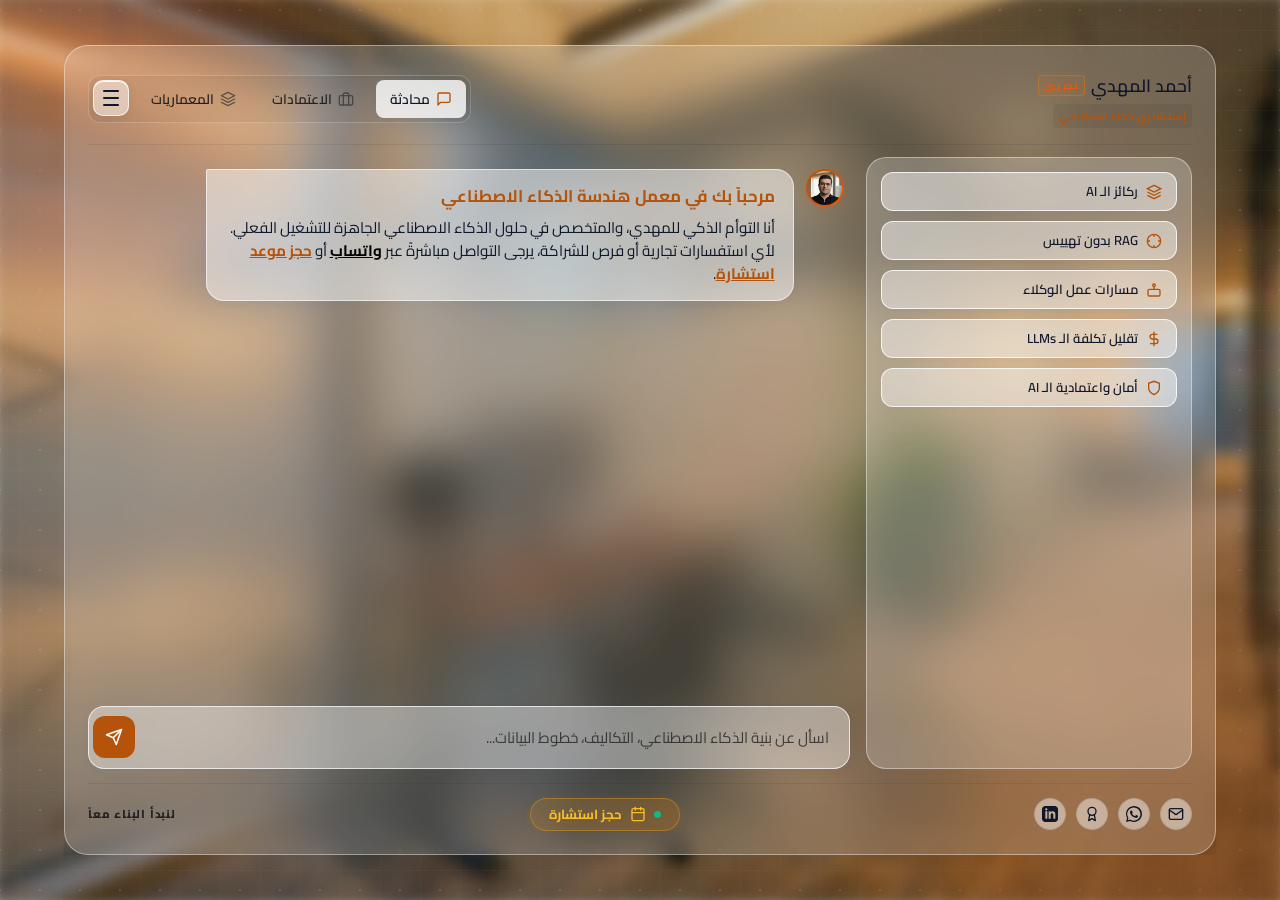
<file: index-ar.html>
<!DOCTYPE html>
<html lang="ar">
<head>
    <meta charset="UTF-8">
    <meta name="viewport" content="width=device-width, initial-scale=1.0">
    <title>أحمد المهدي - إستشاري ذكاء اصطناعي</title>
    
    <!-- Favicon -->
    <link rel="icon" type="image/png" href="profile-circle.png">
    
    <!-- Search Engine Optimization (SEO) Meta Tags -->
    <meta name="description" content="استكشف المؤهلات التقنية لأحمد المهدي، ومقاييسه، واستشره بشأن الذكاء الاصطناعي على مستوى الإنتاج، وهندسة البيانات، وهندسة RAG، وخفض تكلفة LLM، وسير العمل الوكيل، وأركان هندسة الذكاء الاصطناعي، وحوكمة الذكاء الاصطناعي للمؤسسات.">
    <meta name="keywords" content="أحمد المهدي, إستشاري ذكاء اصطناعي, RAG Architecture, تقليل تكلفة الـ LLMs, مسارات عمل الوكلاء, ركائز هندسة الذكاء الاصطناعي, حوكمة الذكاء الاصطناعي">
    <meta name="author" content="احمد المهدي">
    <meta name="robots" content="index, follow">
    <link rel="canonical" href="https://agelmahdi.github.io/index-ar.html">
    <link rel="alternate" hreflang="en" href="https://agelmahdi.github.io/">
    <link rel="alternate" hreflang="ar" href="https://agelmahdi.github.io/index-ar.html">

    <!-- Open Graph / Facebook Social Previews -->
    <meta property="og:title" content="أحمد المهدي - إستشاري ذكاء اصطناعي">
    <meta property="og:description" content="استكشف المؤهلات التقنية لأحمد المهدي، ومقاييسه، واستشره بشأن الذكاء الاصطناعي على مستوى الإنتاج، وهندسة البيانات، وهندسة RAG، وخفض تكلفة LLM، وسير العمل الوكيل، وأركان هندسة الذكاء الاصطناعي، وحوكمة الذكاء الاصطناعي للمؤسسات.">
    <meta property="og:type" content="website">
    <meta property="og:url" content="https://agelmahdi.github.io/index-ar.html">
    <meta property="og:image" content="https://agelmahdi.github.io/profile.jpg">

    <!-- Twitter Card Previews -->
    <meta name="twitter:card" content="summary_large_image">
    <meta name="twitter:title" content="أحمد المهدي - إستشاري ذكاء اصطناعي">
    <meta name="twitter:description" content="استكشف المؤهلات التقنية لأحمد المهدي، ومقاييسه، واستشره بشأن الذكاء الاصطناعي على مستوى الإنتاج، وهندسة البيانات، وهندسة RAG، وخفض تكلفة LLM، وسير العمل الوكيل، وأركان هندسة الذكاء الاصطناعي، وحوكمة الذكاء الاصطناعي للمؤسسات.">
    <meta name="twitter:image" content="https://agelmahdi.github.io/profile.jpg">

    <!-- Schema.org JSON-LD Structured Data -->
    <script type="application/ld+json">
    {
    "@context": "https://schema.org",
    "@type": "ProfilePage",
    "dateCreated": "2026-07-11T12:00:00Z",
    "dateModified": "2026-07-12T05:00:00Z",
    "mainEntity": {
        "@type": "Person",
        "name": "Ahmed El-Mahdi",
        "alternateName": "agelmahdi",
        "jobTitle": "Principal AI Architect",
        "image": "https://agelmahdi.github.io/profile.jpg",
        "description": "With over 10 years of experience in software engineering, solutions architecture and agile leadership, I architect intelligent realities. Operating at the intersection of deep tech and business strategy, I specialize in bridging the gap between complex Al capabilities and tangible business value. My mission is simple: ensure every AI solution I design is scalable, reliable, and engineered to drive measurable growth while slashing operational costs",
        "url": "https://agelmahdi.github.io/",
        "email": "agelmahdi@gmail.com",
        "telephone": "+201558333533",
        "sameAs": [
            "https://www.linkedin.com/in/agelmahdi",
            "https://github.com/agelmahdi",
            "https://wa.me/201558333533",
            "https://www.credly.com/users/agelmahdi"
        ],
        "knowsAbout": [
            "Generative AI",
            "Production-Grade AI",
            "Data Architecture",
            "RAG Architecture",
            "LLM Cost Reduction",
            "Agentic Workflows",
            "Enterprise AI Governance",
            "Natural Language Processing (NLP)",
            "AI Agents",
            "Machine Learning",
            "Deep Learning",
            "Cloud Architecture",
            "Data Engineering",
            "Software Engineering",
            "AI Engineering",
            "Agile Leadership"
        ],
        "skills": [
            "Python",
            "Java",
            "Kotlin",
            "PHP",
            "RAG Pipelines (FAISS, Milvus, Vector DBs)",
            "LLM Fine-tuning (LORA/QLORA, PEFT)",
            "Hugging Face Transformers",
            "Semantic Search",
            "Prompt Engineering (CoT/ToT)",
            "Multi-Agent Systems (LangGraph, CrewAI)",
            "LangChain",
            "LlamaIndex",
            "Agentic Workflows",
            "Model Evaluation (RAGAS/TruLens)",
            "PyTorch",
            "TensorFlow",
            "Keras",
            "Scikit-learn",
            "XGBoost",
            "Predictive Modeling",
            "Computer Vision",
            "Data Visualization (Plotly, Dash, Matplotlib)",
            "AI Pillars",
            "AWS",
            "Kafka",
            "Terraform",
            "Docker/Kubernetes",
            "Microservices",
            "ETL/ELT Pipelines",
            "Spark / Flink",
            "Airflow / Dagster",
            "dbt",
            "Superset"
        ]
      }
    }
    </script>

    <link rel="preconnect" href="https://fonts.googleapis.com">
    <link rel="preconnect" href="https://fonts.gstatic.com" crossorigin>
    <link href="https://fonts.googleapis.com/css2?family=Cairo:wght@300;400;600;700;800&family=Inter:wght@300;400;600;800&display=swap" rel="stylesheet">
    
    <link rel="stylesheet" href="style.css?v=3.0">
</head>
<body dir="rtl">
    <!-- Background Noise & Ambient Orbs -->
    <div class="bg-noise"></div>
    <div class="bg-grid-pattern"></div>
    <div class="orbs-container">
        <div class="orb orb-1"></div>
        <div class="orb orb-2"></div>
        <div class="orb orb-3"></div>
    </div>

    <!-- Centered Interactive Glass Panel -->
    <div class="main-container">
        <div class="bg-overlay"></div>

        <!-- App Header with Tab Switcher -->
        <header class="app-header">
            <div class="brand-logo">
                <span class="logo-text">
                    <span class="logo-name-row">
                        <span class="logo-name">أحمد المهدي</span>
                        <span class="beta-badge">تجريبي</span>
                    </span>
                    <span class="logo-badge" id="brandBadge" data-translate="brandBadge" >إستشاري ذكاء اصطناعي</span>
                </span>
            </div>
            
            <div class="header-nav-wrapper">
                <nav class="app-nav">
                    <!-- Always visible tabs -->
                    <button class="nav-tab active" id="tabConsultant" data-tab="consultant" data-translate="tabConsultant">
                        <svg viewBox="0 0 24 24" fill="none" stroke="currentColor" stroke-width="2" stroke-linecap="round" stroke-linejoin="round" width="16" height="16"><path d="M21 15a2 2 0 0 1-2 2H7l-4 4V5a2 2 0 0 1 2-2h14a2 2 0 0 1 2 2z"></path></svg>
                   محادثة
                    </button>
                    <button class="nav-tab" id="tabPortfolio" data-tab="portfolio" data-translate="tabPortfolio">
                        <svg viewBox="0 0 24 24" fill="none" stroke="currentColor" stroke-width="2" stroke-linecap="round" stroke-linejoin="round" width="16" height="16"><rect x="2" y="7" width="20" height="14" rx="2" ry="2"></rect><path d="M16 21V5a2 2 0 0 0-2-2h-4a2 2 0 0 0-2 2v16"></path></svg>
                     الاعتمادات
                    </button>
                    <a class="nav-tab" id="tabArchitectures" href="architectures/index.html" data-translate="tabArchitectures">
                        <svg viewBox="0 0 24 24" fill="none" stroke="currentColor" stroke-width="2" stroke-linecap="round" stroke-linejoin="round" width="16" height="16"><polygon points="12 2 2 7 12 12 22 7 12 2"></polygon><polyline points="2 17 12 22 22 17"></polyline><polyline points="2 12 12 17 22 12"></polyline></svg>
                        المعماريات
                    </a>
                    <button class="nav-hamburger" id="navHamburger" aria-label="المزيد من الخيارات">
                        <span></span><span></span><span></span>
                    </button>
                </nav>
            </div>
        </header>

        <!-- Side Drawer (mobile overflow nav) -->
        <div class="side-drawer-overlay" id="sideDrawerOverlay"></div>
        <nav class="side-drawer" id="sideDrawer" aria-label="المزيد من التنقل">
            <div class="side-drawer-header">
                <span class="side-drawer-title">المزيد</span>
                <button class="side-drawer-close" id="sideDrawerClose" aria-label="إغلاق القائمة">
                    <svg viewBox="0 0 24 24" fill="none" stroke="currentColor" stroke-width="2.5" width="18" height="18"><line x1="18" y1="6" x2="6" y2="18"/><line x1="6" y1="6" x2="18" y2="18"/></svg>
                </button>
            </div>
            <div class="side-drawer-items">
                <button type="button" class="side-drawer-tab side-drawer-link" id="drawerTabTechno" data-scene="2">
                    <span class="mode-icon">
                        <svg viewBox="0 0 24 24" fill="none" stroke="currentColor" stroke-width="2" width="18" height="18"><circle cx="12" cy="12" r="10"></circle><line x1="22" y1="12" x2="18" y2="12"></line><line x1="6" y1="12" x2="2" y2="12"></line><line x1="12" y1="6" x2="12" y2="2"></line><line x1="12" y1="22" x2="12" y2="18"></line></svg>
                    </span>
                    <span class="mode-label" data-translate="navTechno">التقنية والأعمال</span>
                </button>
                <button type="button" class="side-drawer-tab side-drawer-link" id="drawerTabArchitecture" data-scene="3">
                    <span class="mode-icon">
                        <svg viewBox="0 0 24 24" fill="none" stroke="currentColor" stroke-width="2" width="18" height="18"><polygon points="12 2 2 7 12 12 22 7 12 2"></polygon><polyline points="2 17 12 22 22 17"></polyline><polyline points="2 12 12 17 22 12"></polyline></svg>
                    </span>
                    <span class="mode-label" data-translate="navArchitecture">بنية الذكاء الاصطناعي</span>
                </button>
                <button type="button" class="side-drawer-tab side-drawer-link" id="drawerTabMetrics" data-scene="4">
                    <span class="mode-icon">
                        <svg viewBox="0 0 24 24" fill="none" stroke="currentColor" stroke-width="2" width="18" height="18"><line x1="18" y1="20" x2="18" y2="10"></line><line x1="12" y1="20" x2="12" y2="4"></line><line x1="6" y1="20" x2="6" y2="14"></line></svg>
                    </span>
                    <span class="mode-label" data-translate="navMetrics">مؤشرات الأداء</span>
                </button>
                <button type="button" class="side-drawer-tab side-drawer-link" id="drawerTabFAQ" data-scene="5">
                    <span class="mode-icon">
                        <svg viewBox="0 0 24 24" fill="none" stroke="currentColor" stroke-width="2" width="18" height="18"><path d="M21 15a2 2 0 0 1-2 2H7l-4 4V5a2 2 0 0 1 2-2h14a2 2 0 0 1 2 2z"></path></svg>
                    </span>
                    <span class="mode-label" data-translate="navFAQ">الأسئلة الاستراتيجية</span>
                </button>
            
                <div style="height: 1px; background: rgba(0,0,0,0.1); margin: 8px 0;"></div>
                <button type="button" class="side-drawer-tab" id="drawerTabBook" onclick="window.openBookingModal()">
                    <span class="mode-icon" style="color: #fbbf24;">
                        <svg viewBox="0 0 24 24" fill="none" stroke="currentColor" stroke-width="2" width="18" height="18"><rect x="3" y="4" width="18" height="18" rx="2" ry="2"></rect><line x1="16" y1="2" x2="16" y2="6"></line><line x1="8" y1="2" x2="8" y2="6"></line><line x1="3" y1="10" x2="21" y2="10"></line></svg>
                    </span>
                    <span class="mode-label" data-translate="bookConsultationBtn">حجز موعد استشارة</span>
                </button>
                <button type="button" class="side-drawer-tab" id="modeBtn" data-mode="standard">
                    <span class="mode-icon">
                        <svg viewBox="0 0 24 24" fill="none" stroke="currentColor" stroke-width="2" width="18" height="18"><circle cx="12" cy="12" r="3"></circle><path d="M19.4 15a1.65 1.65 0 0 0 .33 1.82l.06.06a2 2 0 0 1 0 2.83 2 2 0 0 1-2.83 0l-.06-.06a1.65 1.65 0 0 0-1.82-.33 1.65 1.65 0 0 0-1 1.51V21a2 2 0 0 1-2 2 2 2 0 0 1-2-2v-.09A1.65 1.65 0 0 0 9 19.4a1.65 1.65 0 0 0-1.82.33l-.06.06a2 2 0 0 1-2.83 0 2 2 0 0 1 0-2.83l.06-.06a1.65 1.65 0 0 0 .33-1.82 1.65 1.65 0 0 0-1.51-1H3a2 2 0 0 1-2-2 2 2 0 0 1 2-2h.09A1.65 1.65 0 0 0 4.6 9a1.65 1.65 0 0 0-.33-1.82l-.06-.06a2 2 0 0 1 0-2.83 2 2 0 0 1 2.83 0l.06.06a1.65 1.65 0 0 0 1.82.33H9a1.65 1.65 0 0 0 1-1.51V3a2 2 0 0 1 2-2 2 2 0 0 1 2 2v.09a1.65 1.65 0 0 0 1 1.51 1.65 1.65 0 0 0 1.82-.33l.06-.06a2 2 0 0 1 2.83 0 2 2 0 0 1 0 2.83l-.06.06a1.65 1.65 0 0 0-.33 1.82V9a1.65 1.65 0 0 0 1.51 1H21a2 2 0 0 1 2 2 2 2 0 0 1-2 2h-.09a1.65 1.65 0 0 0-1.51 1z"></path></svg>
                    </span>
                    <span class="mode-label" id="modeText" data-translate="modeStandard">الوضع القياسي</span>
                </button>
                <button type="button" class="side-drawer-tab" id="drawerTabMedia" data-tab="media">
                    <span class="mode-icon">
                        <svg viewBox="0 0 24 24" fill="none" stroke="currentColor" stroke-width="2" width="18" height="18"><path d="M22.54 6.42a2.78 2.78 0 0 0-1.94-2C18.88 4 12 4 12 4s-6.88 0-8.6.46a2.78 2.78 0 0 0-1.94 2A29 29 0 0 0 1 11.75a29 29 0 0 0 .46 5.33A2.78 2.78 0 0 0 3.4 19c1.72.46 8.6.46 8.6.46s6.88 0 8.6-.46a2.78 2.78 0 0 0 1.94-2 29 29 0 0 0 .46-5.25 29 29 0 0 0-.46-5.33z"></path><polygon points="9.75 15.02 15.5 11.75 9.75 8.48 9.75 15.02"></polygon></svg>
                    </span>
                    <span class="mode-label" data-translate="navMedia">الوسائط</span>
                </button>
                <a class="side-drawer-tab side-drawer-lang" id="drawerTabLang" href="index.html">
                    <svg viewBox="0 0 24 24" fill="none" stroke="currentColor" stroke-width="2" width="18" height="18"><circle cx="12" cy="12" r="10"/><line x1="2" y1="12" x2="22" y2="12"/><path d="M12 2a15.3 15.3 0 0 1 4 10 15.3 15.3 0 0 1-4 10 15.3 15.3 0 0 1-4-10 15.3 15.3 0 0 1 4-10z"/></svg>
                    English
                </a>
                
            </div>
        </nav>

        <!-- Tab Content 1: AI Twin Consultant Chat -->
        <div class="tab-content active" id="contentConsultant">
            <div class="chat-wrapper">
                <div class="chat-messages" id="chatMessages">
                    <div class="chat-message bot">
                        <div class="message-avatar">
                            <img src="profile.jpg" alt="Ahmed El-Mahdi" class="avatar-img">
                        </div>
                        <div class="message-content">
                            <p class="greeting-title" data-translate="greetingTitle">مرحباً بك في معمل هندسة الذكاء الاصطناعي</p>
                            <p class="mt-1" data-translate="greetingDesc">أنا التوأم الذكي  للمهدي، والمتخصص في حلول الذكاء الاصطناعي الجاهزة للتشغيل الفعلي. لأي استفسارات تجارية أو فرص للشراكة، يرجى التواصل مباشرةً عبر
                            <a href="https://wa.me/201558333533" target="_blank" style="color: #000000ff; font-weight: bold; text-decoration: underline;">واتساب</a> أو <a href="javascript:void(0)" onclick="window.openBookingModal()" style="color: var(--gold); font-weight: bold; text-decoration: underline;">حجز موعد استشارة</a>.</p>
                        </div>
                    </div>
                </div>
                
                <!-- Suggestions Chips -->
                <div class="chat-suggestions" id="chatSuggestions">
                    <button class="suggestion-chip" id="chipTogaf" data-question="togaf">
                        <span class="chip-icon"><svg viewBox="0 0 24 24" fill="none" stroke="currentColor" stroke-width="2" width="16" height="16"><polygon points="12 2 2 7 12 12 22 7 12 2"></polygon><polyline points="2 17 12 22 22 17"></polyline><polyline points="2 12 12 17 22 12"></polyline></svg></span>
                        <span data-translate="chipTogaf">ركائز الـ AI</span>
                    </button>
                    <button class="suggestion-chip" id="chipRag" data-question="rag">
                        <span class="chip-icon"><svg viewBox="0 0 24 24" fill="none" stroke="currentColor" stroke-width="2" width="16" height="16"><circle cx="12" cy="12" r="10"></circle><line x1="22" y1="12" x2="18" y2="12"></line><line x1="6" y1="12" x2="2" y2="12"></line><line x1="12" y1="6" x2="12" y2="2"></line><line x1="12" y1="22" x2="12" y2="18"></line></svg></span>
                        <span data-translate="chipRag">RAG بدون تهييس</span>
                    </button>
                    <button class="suggestion-chip" id="chipAgent" data-question="agent">
                        <span class="chip-icon"><svg viewBox="0 0 24 24" fill="none" stroke="currentColor" stroke-width="2" width="16" height="16"><rect x="3" y="11" width="18" height="10" rx="2"></rect><circle cx="12" cy="5" r="2"></circle><path d="M12 7v4"></path><line x1="8" y1="16" x2="8" y2="16"></line><line x1="16" y1="16" x2="16" y2="16"></line></svg></span>
                        <span data-translate="chipAgent">مسارات عمل الوكلاء</span>
                    </button>
                    <button class="suggestion-chip" id="chipCost" data-question="cost">
                        <span class="chip-icon"><svg viewBox="0 0 24 24" fill="none" stroke="currentColor" stroke-width="2" width="16" height="16"><line x1="12" y1="1" x2="12" y2="23"></line><path d="M17 5H9.5a3.5 3.5 0 0 0 0 7h5a3.5 3.5 0 0 1 0 7H6"></path></svg></span>
                        <span data-translate="chipCost">تقليل تكلفة الـ LLMs</span>
                    </button>
                    <button class="suggestion-chip" id="chipReliability" data-question="reliability">
                        <span class="chip-icon"><svg viewBox="0 0 24 24" fill="none" stroke="currentColor" stroke-width="2" width="16" height="16"><path d="M12 22s8-4 8-10V5l-8-3-8 3v7c0 6 8 10 8 10z"></path></svg></span>
                        <span data-translate="chipReliability">أمان واعتمادية الـ AI</span>
                    </button>
                </div>

                <!-- Chat Input Form -->
                <form class="chat-input-form" id="chatForm">
                    <input type="text" id="chatInput" class="chat-input" placeholder="اسأل عن بنية الذكاء الاصطناعي، التكاليف، خطوط البيانات..." data-translate="chatPlaceholder" autocomplete="off">
                    <button type="submit" class="chat-submit-btn" id="chatSubmitBtn" aria-label="إرسال الرسالة">
                        <svg viewBox="0 0 24 24" fill="none" stroke="currentColor" stroke-width="2" stroke-linecap="round" stroke-linejoin="round" width="18" height="18"><line x1="22" y1="2" x2="11" y2="13"></line><polygon points="22 2 15 22 11 13 2 9 22 2"></polygon></svg>
                    </button>
                </form>
            </div>
        </div>

        <!-- Tab Content 2: Credentials Board (Carousel) -->
        <div class="tab-content" id="contentPortfolio">
            <!-- Carousel Navigation Controls -->
            <button class="carousel-btn prev-btn" id="prevBtn" aria-label="السابق">
                <svg viewBox="0 0 24 24" fill="none" stroke="currentColor" stroke-width="2" stroke-linecap="round" stroke-linejoin="round"><polyline points="15 18 9 12 15 6"></polyline></svg>
            </button>

            <main class="animation-container">
                <!-- Scene 1: Header -->
                <section class="scene" data-index="0">
                    <div class="glass-panel profile-panel">
                        <div class="profile-img-container">
                            <div class="avatar-placeholder">
                                <img src="profile.jpg" alt="Ahmed El-Mahdi" class="profile-img">
                            </div>
                        </div>
                        <h1 class="name">أحمد المهدي</h1>
                        <h2 class="title" data-translate="titleBadge">إستشاري ذكاء اصطناعي</h2>
                    </div>
                    <div class="quote-container mt-4">
                        <p class="manifesto-quote" data-translate="manifestoQuote">"بناء أنظمة ذكاء اصطناعي قابلة للتوسع، آمنة، خاضعة للحوكمة وذاتية العمل تفتح آفاقاً حقيقية للأعمال."</p>
                    </div>
                </section>

                <!-- Scene 2: Manifesto -->
                <section class="scene" data-index="1">
                    <div class="glass-panel text-panel">
                        <h2 class="main-text" data-translate="manifestoTitle">بيان المعماري (Manifesto)</h2>
                        <p class="body-text mt-2" data-translate="manifestoDesc1">أمتلك خبرة تمتد لأكثر من عقد في هندسة البرمجيات، النظم الموزعة، والقيادة التقنية المرنة.</p>
                        <p class="body-text highlight-text mt-2" data-translate="manifestoDesc2">أنا لا أكتب الأكواد البرمجية فقط؛ بل أقوم بهندسة حلول ذكية ومتكاملة.</p>
                        <p class="body-text mt-2" data-translate="manifestoDesc3">أعمل في نقطة التلاقي بين التقنيات العميقة، الأنظمة الموزعة، واستراتيجيات الأعمال لربط قدرات الذكاء الاصطناعي بالعائد الاستثماري الملموس.</p>
                    </div>
                </section>

                <!-- Scene 3: Techno-Business Integration -->
                <section class="scene" data-index="2">
                    <h2 class="scene-header mb-1" data-translate="integrationTitle">تكامل التقنية والأعمال</h2>
                    <p class="body-text text-center mb-3" data-translate="integrationSubtitle" style="font-size: 0.9rem; opacity: 0.9; margin: 0 auto; max-width: 80%;">الفلسفة المعمارية التي تسد الفجوة بين هندسة التكنولوجيا العميقة وأهداف البيزنس الاستراتيجية.</p>
                    
                    <div class="value-pipeline">
                        <div class="pipeline-line"></div>
                        <div class="pipeline-node node-1" data-step="alignment" style="cursor: pointer;">
                            <div class="node-icon">
                                <svg viewBox="0 0 24 24" fill="none" stroke="var(--gold)" stroke-width="2" stroke-linecap="round" stroke-linejoin="round" width="24" height="24"><circle cx="12" cy="12" r="10"></circle><circle cx="12" cy="12" r="6"></circle><circle cx="12" cy="12" r="2"></circle></svg>
                            </div>
                            <div class="node-content">
                                <h3 data-translate="integrationPillar1Title">1. التوافق الاستراتيجي</h3>
                                <p data-translate="integrationPillar1Desc">كل قرار تقني مرتبط بنتيجة تجارية—حل المشكلات، تحسين التكاليف، أو خلق إيرادات جديدة.</p>
                            </div>
                        </div>
                        <div class="pipeline-node node-2" data-step="asset" style="cursor: pointer;">
                            <div class="node-icon">
                                <svg viewBox="0 0 24 24" fill="none" stroke="var(--gold)" stroke-width="2" stroke-linecap="round" stroke-linejoin="round" width="24" height="24"><path d="M6 3h12l4 6-10 13L2 9z"></path><path d="M11 3 8 9l4 13 4-13-3-6"></path><path d="M2 9h20"></path></svg>
                            </div>
                            <div class="node-content">
                                <h3 data-translate="integrationPillar2Title">2. بناء الأصول الرقمية</h3>
                                <p data-translate="integrationPillar2Desc">تصميم أنظمة ذكاء اصطناعي وخطوط بيانات مخصصة لتحويل بيانات الشركة إلى أصل رقمي محمي ومربح.</p>
                            </div>
                        </div>
                        <div class="pipeline-node node-3" data-step="execution" style="cursor: pointer;">
                            <div class="node-icon">
                                <svg viewBox="0 0 24 24" fill="none" stroke="var(--gold)" stroke-width="2" stroke-linecap="round" stroke-linejoin="round" width="24" height="24"><circle cx="12" cy="12" r="3"></circle><path d="M19.4 15a1.65 1.65 0 0 0 .33 1.82l.06.06a2 2 0 0 1 0 2.83 2 2 0 0 1-2.83 0l-.06-.06a1.65 1.65 0 0 0-1.82-.33 1.65 1.65 0 0 0-1 1.51V21a2 2 0 0 1-2 2 2 2 0 0 1-2-2v-.09A1.65 1.65 0 0 0 9 19.4a1.65 1.65 0 0 0-1.82.33l-.06.06a2 2 0 0 1-2.83 0 2 2 0 0 1 0-2.83l.06-.06a1.65 1.65 0 0 0 .33-1.82 1.65 1.65 0 0 0-1.51-1H3a2 2 0 0 1-2-2 2 2 0 0 1 2-2h.09A1.65 1.65 0 0 0 4.6 9a1.65 1.65 0 0 0-.33-1.82l-.06-.06a2 2 0 0 1 0-2.83 2 2 0 0 1 2.83 0l.06.06a1.65 1.65 0 0 0 1.82.33H9a1.65 1.65 0 0 0 1-1.51V3a2 2 0 0 1 2-2 2 2 0 0 1 2 2v.09a1.65 1.65 0 0 0 1 1.51 1.65 1.65 0 0 0 1.82-.33l.06-.06a2 2 0 0 1 2.83 0 2 2 0 0 1 0 2.83l-.06.06a1.65 1.65 0 0 0-.33 1.82V9a1.65 1.65 0 0 0 1.51 1H21a2 2 0 0 1 2 2 2 2 0 0 1-2 2h-.09a1.65 1.65 0 0 0-1.51 1z"></path></svg>
                            </div>
                            <div class="node-content">
                                <h3 data-translate="integrationPillar3Title">3. التنفيذ الهندسي المتكامل</h3>
                                <p data-translate="integrationPillar3Desc">نشر أنظمة ذكاء اصطناعي قابلة للتوسع وآمنة عبر عمليات الـ MLOps لتلبية متطلبات الشركات بموثوقية عالية.</p>
                            </div>
                        </div>
                        <div class="pipeline-peak" data-step="roi" style="cursor: pointer;">
                            <div class="peak-icon">
                                <svg viewBox="0 0 24 24" fill="none" stroke="currentColor" stroke-width="2" stroke-linecap="round" stroke-linejoin="round" width="24" height="24"><polyline points="23 6 13.5 15.5 8.5 10.5 1 18"></polyline><polyline points="17 6 23 6 23 12"></polyline></svg>
                            </div>
                            <div class="peak-content">
                                <h3 data-translate="integrationPeakTitle">عائد استثماري ضخم وميزة تنافسية</h3>
                            </div>
                        </div>
                    </div>
                </section>

                <!-- Scene 4: Credentials (AI Pillars Neural Network) -->
                <section class="scene" data-index="3">
                    <!-- AI Pillars Neural Network Diagram -->
                    <div class="network-wrapper">
                        <div class="togaf-network-container">
                            <!-- SVG background connection lines -->
                            <svg class="network-svg" viewBox="0 0 100 100" preserveAspectRatio="none">
                                <line x1="50" y1="50" x2="18" y2="15" class="net-line line-a" />
                                <line x1="50" y1="50" x2="50" y2="5" class="net-line line-b" />
                                <line x1="50" y1="50" x2="82" y2="15" class="net-line line-c" />
                                <line x1="50" y1="50" x2="90" y2="50" class="net-line line-d" />
                                <line x1="50" y1="50" x2="82" y2="80" class="net-line line-e" />
                                <line x1="50" y1="50" x2="50" y2="90" class="net-line line-f" />
                                <line x1="50" y1="50" x2="18" y2="80" class="net-line line-g" />
                                <line x1="50" y1="50" x2="10" y2="50" class="net-line line-h" />
                            </svg>

                            <!-- Center AI Pillars Node -->
                            <div class="network-center-node" id="centerTogafNode">
                                <span class="center-title">ركائز الـ AI</span>
                            </div>

                            <!-- 8 ADM Phase Nodes with Descriptive Naming -->
                            <div class="network-node node-a" id="nodeA" data-phase="A" data-title="الركيزة A: رؤية البنية التحتية">
                                <span class="node-icon-small"><svg viewBox="0 0 24 24" fill="none" stroke="var(--gold)" stroke-width="2" width="14" height="14"><path d="M1 12s4-8 11-8 11 8 11 8-4 8-11 8-11-8-11-8z"></path><circle cx="12" cy="12" r="3"></circle></svg></span>
                                <span class="phase-name" data-translate="phaseAName"> الرؤية والمواءمة</span>
                            </div>
                            <div class="network-node node-b" id="nodeB" data-phase="B" data-title="الركيزة B: تصميم الأعمال والعنصر البشري">
                                <span class="node-icon-small"><svg viewBox="0 0 24 24" fill="none" stroke="var(--gold)" stroke-width="2" width="14" height="14"><path d="M17 21v-2a4 4 0 0 0-4-4H5a4 4 0 0 0-4 4v2"></path><circle cx="9" cy="7" r="4"></circle><path d="M23 21v-2a4 4 0 0 0-3-3.87"></path><path d="M16 3.13a4 4 0 0 1 0 7.75"></path></svg></span>
                                <span class="phase-name" data-translate="phaseBName"> تصميم الأعمال والعنصر البشري</span>
                            </div>
                            <div class="network-node node-c" id="nodeC" data-phase="C" data-title="الركيزة C: بنية البيانات ونماذج الـ RAG">
                                <span class="node-icon-small"><svg viewBox="0 0 24 24" fill="none" stroke="var(--gold)" stroke-width="2" width="14" height="14"><ellipse cx="12" cy="5" rx="9" ry="3"></ellipse><path d="M21 12c0 1.66-4 3-9 3s-9-1.34-9-3"></path><path d="M3 5v14c0 1.66 4 3 9 3s9-1.34 9-3V5"></path></svg></span>
                                <span class="phase-name" data-translate="phaseCName"> البيانات وبنية الـ RAG</span>
                            </div>
                            <div class="network-node node-d" id="nodeD" data-phase="D" data-title="الركيزة D: البنية التحتية والتقنيات السحابية">
                                <span class="node-icon-small"><svg viewBox="0 0 24 24" fill="none" stroke="var(--gold)" stroke-width="2" width="14" height="14"><path d="M18 10h-1.26A8 8 0 1 0 9 20h9a5 5 0 0 0 0-10z"></path></svg></span>
                                <span class="phase-name" data-translate="phaseDName"> السحابة واستضافة الـ GPU</span>
                            </div>
                            <div class="network-node node-e" id="nodeE" data-phase="E" data-title="الركيزة E: دراسة البدائل والحلول المقترحة">
                                <span class="node-icon-small"><svg viewBox="0 0 24 24" fill="none" stroke="var(--gold)" stroke-width="2" width="14" height="14"><circle cx="18" cy="18" r="3"></circle><circle cx="6" cy="6" r="3"></circle><path d="M13 6h3a2 2 0 0 1 2 2v7"></path><line x1="6" y1="9" x2="6" y2="21"></line></svg></span>
                                <span class="phase-name" data-translate="phaseEName"> استراتيجية البناء أم الشراء</span>
                            </div>
                            <div class="network-node node-f" id="nodeF" data-phase="F" data-title="الركيزة F: خطط الترحيل والنشر للمنتج النهائي">
                                <span class="node-icon-small"><svg viewBox="0 0 24 24" fill="none" stroke="var(--gold)" stroke-width="2" width="14" height="14"><line x1="22" y1="2" x2="11" y2="13"></line><polygon points="22 2 15 22 11 13 2 9 22 2"></polygon></svg></span>
                                <span class="phase-name" data-translate="phaseFName"> الترحيل والتكامل والنشر</span>
                            </div>
                            <div class="network-node node-g" id="nodeG" data-phase="G" data-title="الركيزة G: حوكمة الحماية، الأمان والامتثال">
                                <span class="node-icon-small"><svg viewBox="0 0 24 24" fill="none" stroke="var(--gold)" stroke-width="2" width="14" height="14"><path d="M12 22s8-4 8-10V5l-8-3-8 3v7c0 6 8 10 8 10z"></path></svg></span>
                                <span class="phase-name" data-translate="phaseGName"> حوكمة الحماية والأمان</span>
                            </div>
                            <div class="network-node node-h" id="nodeH" data-phase="H" data-title="Phase H: Architecture Change Management">
                                <span class="node-icon-small"><svg viewBox="0 0 24 24" fill="none" stroke="var(--gold)" stroke-width="2" width="14" height="14"><polyline points="23 4 23 10 17 10"></polyline><polyline points="1 20 1 14 7 14"></polyline><path d="M3.51 9a9 9 0 0 1 14.85-3.36L23 10M1 14l4.64 4.36A9 9 0 0 0 20.49 15"></path></svg></span>
                                <span class="phase-name" data-translate="phaseHName"> إدارة التغيير والتعلم</span>
                            </div>
                        </div>
                    </div>
                </section>

                <!-- Scene 5: Metrics -->
                <section class="scene" data-index="4">
                    <h2 class="scene-header" data-translate="metricsTitle">مؤشرات الأداء</h2>
                    <div class="cards-container vertical-stack">
                        <div class="glass-card wide-card metric-card" data-metric="rag_metric" style="cursor: pointer;">
                            <h3 class="card-title text-gold" style="display: flex; align-items: center; gap: 8px;">
                                <svg viewBox="0 0 24 24" fill="none" stroke="currentColor" stroke-width="2" width="20" height="20" style="flex-shrink: 0;"><circle cx="12" cy="12" r="10"></circle><circle cx="12" cy="12" r="6"></circle><circle cx="12" cy="12" r="2"></circle></svg>
                                <span data-translate="metricsRagTitle">الدقة ومكافحة التهييس</span>
                            </h3>
                            <p class="card-desc" data-translate="metricsRagDesc">هندسة نظم RAG ضخمة قللت بشكل كبير من معدلات الهلوسة في نطاقات الأعمال المتخصصة.</p>
                        </div>
                        <div class="glass-card wide-card metric-card" data-metric="model_metric" style="cursor: pointer;">
                            <h3 class="card-title text-gold" style="display: flex; align-items: center; gap: 8px;">
                                <svg viewBox="0 0 24 24" fill="none" stroke="currentColor" stroke-width="2" width="20" height="20" style="flex-shrink: 0;"><rect x="4" y="4" width="16" height="16" rx="2" ry="2"></rect><rect x="9" y="9" width="6" height="6"></rect><line x1="9" y1="1" x2="9" y2="4"></line><line x1="15" y1="1" x2="15" y2="4"></line><line x1="9" y1="20" x2="9" y2="23"></line><line x1="15" y1="20" x2="15" y2="23"></line><line x1="20" y1="9" x2="23" y2="9"></line><line x1="20" y1="14" x2="23" y2="14"></line><line x1="1" y1="9" x2="4" y2="9"></line><line x1="1" y1="14" x2="4" y2="14"></line></svg>
                                <span data-translate="metricsModelTitle">تخصيص النماذج والبيانات</span>
                            </h3>
                            <p class="card-desc" data-translate="metricsModelDesc">ضبط النماذج بدقة (PEFT/LoRA) وبناء خطوط نقل بيانات مؤتمتة لإزالة معوقات تدفق الذكاء الاصطناعي.</p>
                        </div>
                        <div class="glass-card wide-card metric-card" data-metric="cost_metric" style="cursor: pointer;">
                            <h3 class="card-title text-gold" style="display: flex; align-items: center; gap: 8px;">
                                <svg viewBox="0 0 24 24" fill="none" stroke="currentColor" stroke-width="2" width="20" height="20" style="flex-shrink: 0;"><polygon points="13 2 3 14 12 14 11 22 21 10 12 10 13 2"></polygon></svg>
                                <span data-translate="metricsCostTitle">كفاءة التكلفة والمرونة</span>
                            </h3>
                            <p class="card-desc" data-translate="metricsCostDesc">قيادة استراتيجيات وكلاء الذكاء الاصطناعي والبنية التحتية كأكواد (IaC) لتقليص تكاليف التشغيل وتسريع النشر.</p>
                        </div>
                    </div>
                </section>

                <!-- Scene 6: FAQs -->
                <section class="scene" data-index="5">
                    <h2 class="scene-header mb-1" data-translate="faqTitle">الأسئلة الاستراتيجية</h2>
                    
                    <div class="cards-container faq-grid">
                        <div class="glass-card faq-card" data-faq="faq_build" style="cursor: pointer; padding: 1.2rem; border-right: 4px solid var(--gold);">
                            <h3 class="card-title text-main m-0" style="font-size: 0.95rem;" data-translate="faqQ1">1. هل يجب أن أبني ذكاء اصطناعي مخصص أم أستخدم APIs جاهزة؟</h3>
                        </div>
                        <div class="glass-card faq-card" data-faq="faq_roi" style="cursor: pointer; padding: 1.2rem; border-right: 4px solid var(--gold);">
                            <h3 class="card-title text-main m-0" style="font-size: 0.95rem;" data-translate="faqQ2">2. كيف يتم مواءمة الهندسة التقنية مع العائد على الاستثمار؟</h3>
                        </div>
                        <div class="glass-card faq-card" data-faq="faq_security" style="cursor: pointer; padding: 1.2rem; border-right: 4px solid var(--gold);">
                            <h3 class="card-title text-main m-0" style="font-size: 0.95rem;" data-translate="faqQ3">3. كيف تضمن أمان وموثوقية الذكاء الاصطناعي للمؤسسات؟</h3>
                        </div>
                        <div class="glass-card faq-card" data-faq="faq_agents" style="cursor: pointer; padding: 1.2rem; border-right: 4px solid var(--gold);">
                            <h3 class="card-title text-main m-0" style="font-size: 0.95rem;" data-translate="faqQ4">4. ما الفرق بين وكلاء الذكاء الاصطناعي وأنظمة RAG العادية؟</h3>
                        </div>
                        <div class="glass-card faq-card" data-faq="faq_start" style="cursor: pointer; padding: 1.2rem; border-right: 4px solid var(--gold);">
                            <h3 class="card-title text-main m-0" style="font-size: 0.95rem;" data-translate="faqQ5">5. كيف نبدأ في دمج الذكاء الاصطناعي في مؤسستنا؟</h3>
                        </div>
                        <div class="glass-card faq-card" data-faq="faq_privacy" style="cursor: pointer; padding: 1.2rem; border-right: 4px solid var(--gold);">
                            <h3 class="card-title text-main m-0" style="font-size: 0.95rem;" data-translate="faqQ6">6. كيف تتعامل مع خصوصية البيانات والامتثال؟</h3>
                        </div>
                        <div class="glass-card faq-card" data-faq="faq_timeline" style="cursor: pointer; padding: 1.2rem; border-right: 4px solid var(--gold);">
                            <h3 class="card-title text-main m-0" style="font-size: 0.95rem;" data-translate="faqQ7">7. ما هو الإطار الزمني المعتاد لمشاريع الذكاء الاصطناعي؟</h3>
                        </div>
                        <div class="glass-card faq-card" data-faq="faq_onprem" style="cursor: pointer; padding: 1.2rem; border-right: 4px solid var(--gold);">
                            <h3 class="card-title text-main m-0" style="font-size: 0.95rem;" data-translate="faqQ8">8. هل يمكننا تدريب النماذج على خوادمنا المحلية؟</h3>
                        </div>
                        <div class="glass-card faq-card" data-faq="faq_governance" style="cursor: pointer; padding: 1.2rem; border-right: 4px solid var(--gold);">
                            <h3 class="card-title text-main m-0" style="font-size: 0.95rem;" data-translate="faqQ9">9. ما هي حوكمة الذكاء الاصطناعي ولماذا هي مهمة جداً؟</h3>
                        </div>
                        <div class="glass-card faq-card" data-faq="faq_drift" style="cursor: pointer; padding: 1.2rem; border-right: 4px solid var(--gold);">
                            <h3 class="card-title text-main m-0" style="font-size: 0.95rem;" data-translate="faqQ10">10. كيف تمنع انحراف النماذج والهلوسة بمرور الوقت؟</h3>
                        </div>
                    </div>
                </section>
            </main>

            <button class="carousel-btn next-btn" id="nextBtn" aria-label="التالي">
                <svg viewBox="0 0 24 24" fill="none" stroke="currentColor" stroke-width="2" stroke-linecap="round" stroke-linejoin="round"><polyline points="9 18 15 12 9 6"></polyline></svg>
            </button>
            <div class="carousel-dots" id="carouselDots"></div>
        </div>

        <!-- Tab Content 3: Media Reels Hub -->
        <div class="tab-content" id="contentMedia">
            <div class="reels-container" id="reelsContainer">
                <div class="reels-header">
                    <p data-translate="reelsDesc">رؤى استراتيجية سريعة، تفاصيل التنفيذ والسيناريوهات المتقدمة لذكاء اصطناعي آمن وقابل للتوسع.</p>
                </div>
                <div class="reels-grid-wrapper">
                    <div class="reels-grid" id="reelsGrid">
                        <!-- Reel Card Wrapper -->
                        <div class="reel-card-wrapper">
                             <div class="reel-outside-actions">
                                 <button class="reel-btn view-script-btn" data-reel-id="data_pipeline" data-translate="viewScriptBtn">
                                     <svg viewBox="0 0 24 24" fill="none" stroke="currentColor" stroke-width="2" width="12" height="12"><path d="M14 2H6a2 2 0 0 0-2 2v16a2 2 0 0 0 2 2h12a2 2 0 0 0 2-2V8z"></path><polyline points="14 2 14 8 20 8"></polyline><line x1="16" y1="13" x2="8" y2="13"></line><line x1="16" y1="17" x2="8" y2="17"></line><polyline points="10 9 9 9 8 9"></polyline></svg>
                                    عرض المحتوي
                                 </button>
                             </div>
                             <div class="reel-card has-iframe" data-reel-id="data_pipeline">
                                <div class="reel-video-wrapper">
                                    <iframe src="https://www.facebook.com/plugins/video.php?height=476&href=https%3A%2F%2Fwww.facebook.com%2Freel%2F1043026118474268%2F&show_text=false&width=267&t=0" width="267" height="476" style="border:none;overflow:hidden" scrolling="no" frameborder="0" allowfullscreen="true" allow="autoplay; clipboard-write; encrypted-media; picture-in-picture; web-share" allowFullScreen="true"></iframe>
                                </div>
                             </div>
                        </div>
                    </div>
                </div>
            </div>
        </div>

        <!-- Script Viewer Modal (Arabic) -->
        <div class="script-modal" id="scriptModal">
            <div class="script-modal-content">
                <div class="script-modal-header">
                    <h3 id="modalReelTitle">سيناريو ودليل الريل</h3>
                    <button class="script-modal-close" id="modalCloseBtn" aria-label="إغلاق">
                        <svg viewBox="0 0 24 24" fill="none" stroke="currentColor" stroke-width="2" stroke-linecap="round" stroke-linejoin="round" width="20" height="20"><line x1="18" y1="6" x2="6" y2="18"></line><line x1="6" y1="6" x2="18" y2="18"></line></svg>
                    </button>
                </div>
                <div class="script-modal-body" id="modalBody">
                    <!-- Dynamic scene contents go here -->
                </div>
                <div class="script-modal-footer">
                    <a href="#" target="_blank" class="script-share-btn" id="modalShareBtn">
                        <svg viewBox="0 0 24 24" fill="currentColor" width="16" height="16">
                            <path d="M12.012 0C5.398 0 .04 5.352.04 11.96c0 2.104.543 4.154 1.58 5.944L0 24l6.196-1.62c1.73.94 3.708 1.44 5.804 1.44 6.616 0 11.96-5.352 11.96-11.96C24 5.352 18.64 0 12.012 0zm0 21.96c-1.87 0-3.708-.488-5.334-1.414l-.382-.224-3.666.96.974-3.564-.246-.39a9.882 9.882 0 0 1-1.516-5.368c0-5.452 4.436-9.89 9.89-9.89 5.452 0 9.89 4.438 9.89 9.89 0 5.452-4.438 9.89-9.89 9.89zm5.412-7.398c-.296-.148-1.758-.868-2.03-.966-.274-.098-.472-.148-.672.148-.198.298-.77 1.036-.944 1.234-.172.196-.346.222-.642.074-.296-.148-1.252-.462-2.386-1.472-.882-.788-1.478-1.76-1.652-2.056-.172-.296-.018-.456.13-.604.134-.132.296-.346.444-.518.148-.172.198-.296.296-.494.098-.198.05-.37-.024-.518-.074-.148-.672-1.62-.92-2.218-.242-.582-.488-.504-.672-.514-.174-.008-.372-.01-.57-.01-.198 0-.52.074-.792.37-.272.296-1.04 1.016-1.04 2.478 0 1.462 1.064 2.876 1.212 3.074.148.198 2.096 3.2 5.076 4.488.71.306 1.262.49 1.692.626.712.226 1.36.194 1.872.118.572-.086 1.758-.72 2.006-1.414.248-.692.248-1.284.172-1.414-.074-.12-.272-.196-.568-.344z"/>
                        </svg>
                        <span data-translate="shareWhatsAppBtn">ناقش التفاصيل على واتساب</span>
                    </a>
                </div>
            </div>
        </div>

        <footer class="app-footer">
            <span class="footer-title" data-translate="ctaTitle">لنبدأ البناء معاً</span>
            <button type="button" class="footer-booking-btn" id="footerBookingBtn" onclick="window.openBookingModal()" aria-label="حجز استشارة">
                <span class="footer-booking-pulse"></span>
                <svg viewBox="0 0 24 24" fill="none" stroke="currentColor" stroke-width="2" stroke-linecap="round" stroke-linejoin="round" width="16" height="16">
                    <rect x="3" y="4" width="18" height="18" rx="2" ry="2"></rect>
                    <line x1="16" y1="2" x2="16" y2="6"></line>
                    <line x1="8" y1="2" x2="8" y2="6"></line>
                    <line x1="3" y1="10" x2="21" y2="10"></line>
                </svg>
                <span data-translate="bookConsultationBtn">حجز استشارة</span>
            </button>
            <div class="footer-buttons">
                <a href="https://linkedin.com/in/agelmahdi" target="_blank" class="footer-btn" id="footerLinkedIn" aria-label="LinkedIn">
                    <svg viewBox="0 0 24 24" fill="currentColor" width="16" height="16"><path d="M19 0h-14c-2.761 0-5 2.239-5 5v14c0 2.761 2.239 5 5 5h14c2.762 0 5-2.239 5-5v-14c0-2.761-2.238-5-5-5zm-11 19h-3v-11h3v11zm-1.5-12.268c-.966 0-1.75-.79-1.75-1.764s.784-1.764 1.75-1.764 1.75.79 1.75 1.764-.783 1.764-1.75 1.764zm13.5 12.268h-3v-5.604c0-3.368-4-3.113-4 0v5.604h-3v-11h3v1.765c1.396-2.586 7-2.777 7 2.476v6.759z"/></svg>
                </a>
                <a href="https://www.credly.com/users/agelmahdi" target="_blank" class="footer-btn" id="footerCredly" aria-label="Credly">
                    <svg viewBox="0 0 24 24" fill="none" stroke="currentColor" stroke-width="2" stroke-linecap="round" stroke-linejoin="round" width="16" height="16"><circle cx="12" cy="8" r="6"></circle><path d="M15.477 12.89L17 22l-5-3-5 3 1.523-9.11"></path></svg>
                </a>
                <a href="https://wa.me/201558333533" target="_blank" class="footer-btn" id="footerWhatsApp" aria-label="WhatsApp">
                    <svg viewBox="0 0 24 24" fill="currentColor" width="16" height="16">
                        <path d="M12.012 0C5.398 0 .04 5.352.04 11.96c0 2.104.543 4.154 1.58 5.944L0 24l6.196-1.62c1.73.94 3.708 1.44 5.804 1.44 6.616 0 11.96-5.352 11.96-11.96C24 5.352 18.64 0 12.012 0zm0 21.96c-1.87 0-3.708-.488-5.334-1.414l-.382-.224-3.666.96.974-3.564-.246-.39a9.882 9.882 0 01-1.516-5.368c0-5.452 4.436-9.89 9.89-9.89 5.452 0 9.89 4.438 9.89 9.89 0 5.452-4.438 9.89-9.89 9.89zm5.412-7.398c-.296-.148-1.758-.868-2.03-.966-.274-.098-.472-.148-.672.148-.198.298-.77 1.036-.944 1.234-.172.196-.346.222-.642.074-.296-.148-1.252-.462-2.386-1.472-.882-.788-1.478-1.76-1.652-2.056-.172-.296-.018-.456.13-.604.134-.132.296-.346.444-.518.148-.172.198-.296.296-.494.098-.198.05-.37-.024-.518-.074-.148-.672-1.62-.92-2.218-.242-.582-.488-.504-.672-.514-.174-.008-.372-.01-.57-.01-.198 0-.52.074-.792.37-.272.296-1.04 1.016-1.04 2.478 0 1.462 1.064 2.876 1.212 3.074.148.198 2.096 3.2 5.076 4.488.71.306 1.262.49 1.692.626.712.226 1.36.194 1.872.118.572-.086 1.758-.72 2.006-1.414.248-.692.248-1.284.172-1.414-.074-.12-.272-.196-.568-.344z"/>
                    </svg>
                </a>
                <a href="mailto:agelmahdi@gmail.com" class="footer-btn" id="footerEmail" aria-label="Email">
                    <svg viewBox="0 0 24 24" fill="none" stroke="currentColor" stroke-width="2" stroke-linecap="round" stroke-linejoin="round" width="16" height="16"><path d="M4 4h16c1.1 0 2 .9 2 2v12c0 1.1-.9 2-2 2H4c-1.1 0-2-.9-2-2V6c0-1.1.9-2 2-2z"></path><polyline points="22,6 12,13 2,6"></polyline></svg>
                </a>
            </div>
        </footer>
    </div>

    <!-- Meeting Scheduling Modal -->
    <div class="booking-modal" id="bookingModal" role="dialog" aria-modal="true" aria-labelledby="bookingModalTitle">
        <div class="booking-modal-overlay" id="bookingModalOverlay"></div>
        <div class="booking-modal-content">
            <div class="booking-modal-header dd-popover-header">
                <div class="dd-popover-header-top">
                    <span class="dd-popover-badge badge-general" id="modalHeaderBadge">استراتيجية وخارطة طريق</span>
                    <button type="button" class="dd-popover-close-btn" id="bookingCloseBtn" aria-label="إغلاق نافذة الحجز" title="إغلاق">
                        <svg aria-hidden="true" focusable="false" viewBox="0 0 24 24" fill="none" stroke="currentColor" stroke-width="2" stroke-linecap="round" stroke-linejoin="round" width="14" height="14"><line x1="18" y1="6" x2="6" y2="18"></line><line x1="6" y1="6" x2="18" y2="18"></line></svg>
                    </button>
                </div>
                <h3 class="dd-popover-title" id="bookingModalTitle" data-translate="bookingTitle">حجز استشارة معمارية متعمقة</h3>
                <p class="dd-popover-subtitle" data-translate="bookingSubtitle">جلسة استراتيجية مباشرة 1-على-1 مع م. أحمد المهدي</p>
            </div>

            <div class="booking-modal-body">
                <!-- Consultation Track Selector Trigger -->
                <div class="booking-section">
                    <div class="booking-track-header-row">
                        <label class="booking-label booking-clickable-label" id="trackPickerTriggerLabel" data-translate="bookingStep1">مسار الاستشارة</label>
                        <button type="button" class="btn-change-track" id="btnChangeTrack" aria-label="تغيير المسار">
                            <span data-translate="btnChangeTrack">تغيير المسار</span>
                            <svg viewBox="0 0 24 24" fill="none" stroke="currentColor" stroke-width="2" width="13" height="13"><polyline points="15 18 9 12 15 6"></polyline></svg>
                        </button>
                    </div>
                    <div class="selected-track-card category-general" id="selectedTrackCard" role="button" tabindex="0" aria-haspopup="dialog" aria-expanded="false" title="انقر لتغيير أو اختيار مسار الاستشارة">
                        <div class="selected-track-main">
                            <span class="selected-track-icon" id="selectedTrackIcon" style="color: #fbbf24;">
                                <svg viewBox="0 0 24 24" fill="none" stroke="currentColor" stroke-width="2" width="16" height="16"><polygon points="12 2 15.09 8.26 22 9.27 17 14.14 18.18 21.02 12 17.77 5.82 21.02 7 14.14 2 9.27 8.91 8.26 12 2"></polygon></svg>
                            </span>
                            <div class="selected-track-info">
                                <div class="selected-track-title-row">
                                    <strong id="selectedTrackTitle">استراتيجية وخارطة طريق الذكاء الاصطناعي</strong>
                                    <span class="selected-track-badge badge-general" id="selectedTrackBadge">استشارة عامة</span>
                                </div>
                                <div class="selected-track-meta">
                                    <span class="selected-track-dur" id="selectedTrackDuration">30 دقيقة</span>
                                    <span class="selected-track-sep">•</span>
                                    <span class="selected-track-desc" id="selectedTrackDesc">تقييم البناء مقابل الشراء، فحص جاهزية الفريق، وخطة التنفيذ لـ 12 شهراً.</span>
                                </div>
                            </div>
                        </div>
                        <div class="selected-track-action">
                            <span class="selected-track-action-text" data-translate="btnBrowse">تصفح</span>
                            <svg viewBox="0 0 24 24" fill="none" stroke="currentColor" stroke-width="2.2" width="14" height="14"><polyline points="15 18 9 12 15 6"></polyline></svg>
                        </div>
                    </div>
                </div>

                <!-- Preferred Date & Time Slot -->
                <div class="booking-section">
                    <div class="booking-label-row">
                        <label class="booking-label" data-translate="bookingStep2">الموعد والتوقيت</label>
                        <div class="booking-timezone-note" id="bookingTimezoneNote">
                            <svg viewBox="0 0 24 24" fill="none" stroke="currentColor" stroke-width="2" width="12" height="12"><circle cx="12" cy="12" r="10"></circle><polyline points="12 6 12 12 16 14"></polyline></svg>
                            <span data-translate="bookingTimezone">بتوقيت مصر (القاهرة، GMT+3)</span>
                        </div>
                    </div>
                    <!-- Horizontal Day Picker -->
                    <div class="booking-days-scroll" id="bookingDaysScroll">
                        <!-- Injected dynamically via script.js -->
                    </div>
                    <!-- Time Slots Grid -->
                    <div class="booking-slots-grid" id="bookingSlotsGrid">
                        <!-- Injected dynamically via script.js -->
                    </div>
                </div>

                <!-- Contact Details -->
                <div class="booking-section">
                    <label class="booking-label" data-translate="bookingStep3">بيانات التواصل</label>
                    <div class="booking-form-grid">
                        <div class="booking-field">
                            <label for="bookingName" data-translate="fieldName">الاسم الكامل *</label>
                            <input type="text" id="bookingName" placeholder="مثال: م. سارة أحمد" required autocomplete="name">
                        </div>
                        <div class="booking-field">
                            <label for="bookingEmail" data-translate="fieldEmail">البريد المهني *</label>
                            <input type="email" id="bookingEmail" placeholder="sarah@company.com" required autocomplete="email">
                        </div>
                        <div class="booking-field full-width">
                            <label for="bookingCompany" data-translate="fieldCompany">المؤسسة / جهة العمل</label>
                            <input type="text" id="bookingCompany" placeholder="مثال: البنك الأهلي / شركة أرامكو" autocomplete="organization">
                        </div>
                        <div class="booking-field full-width">
                            <label for="bookingNotes" data-translate="fieldNotes">سياق تقني موجز (اختياري)</label>
                            <textarea id="bookingNotes" rows="2" placeholder="مثال: بناء منصة RAG داخلية، خفض فواتير LLM بنسبة 40%..."></textarea>
                        </div>
                    </div>
                </div>
            </div>

            <div class="booking-modal-footer">
                <div class="booking-actions">
                    <button type="button" class="btn-confirm-wa" id="btnConfirmWhatsApp">
                        <svg viewBox="0 0 24 24" fill="currentColor" width="18" height="18">
                            <path d="M12.012 0C5.398 0 .04 5.352.04 11.96c0 2.104.543 4.154 1.58 5.944L0 24l6.196-1.62c1.73.94 3.708 1.44 5.804 1.44 6.616 0 11.96-5.352 11.96-11.96C24 5.352 18.64 0 12.012 0zm0 21.96c-1.87 0-3.708-.488-5.334-1.414l-.382-.224-3.666.96.974-3.564-.246-.39a9.882 9.882 0 0 1-1.516-5.368c0-5.452 4.436-9.89 9.89-9.89 5.452 0 9.89 4.438 9.89 9.89 0 5.452-4.438 9.89-9.89 9.89zm5.412-7.398c-.296-.148-1.758-.868-2.03-.966-.274-.098-.472-.148-.672.148-.198.298-.77 1.036-.944 1.234-.172.196-.346.222-.642.074-.296-.148-1.252-.462-2.386-1.472-.882-.788-1.478-1.76-1.652-2.056-.172-.296-.018-.456.13-.604.134-.132.296-.346.444-.518.148-.172.198-.296.296-.494.098-.198.05-.37-.024-.518-.074-.148-.672-1.62-.92-2.218-.242-.582-.488-.504-.672-.514-.174-.008-.372-.01-.57-.01-.198 0-.52.074-.792.37-.272.296-1.04 1.016-1.04 2.478 0 1.462 1.064 2.876 1.212 3.074.148.198 2.096 3.2 5.076 4.488.71.306 1.262.49 1.692.626.712.226 1.36.194 1.872.118.572-.086 1.758-.72 2.006-1.414.248-.692.248-1.284.172-1.414-.074-.12-.272-.196-.568-.344z"/>
                        </svg>
                        <span data-translate="btnConfirmWA">تأكيد عبر واتساب</span>
                    </button>
                    <button type="button" class="btn-confirm-email" id="btnConfirmEmail">
                        <svg viewBox="0 0 24 24" fill="none" stroke="currentColor" stroke-width="2" width="16" height="16">
                            <path d="M4 4h16c1.1 0 2 .9 2 2v12c0 1.1-.9 2-2 2H4c-1.1 0-2-.9-2-2V6c0-1.1.9-2 2-2z"></path>
                            <polyline points="22,6 12,13 2,6"></polyline>
                        </svg>
                        <span data-translate="btnConfirmEmail">تأكيد عبر البريد الإلكتروني</span>
                    </button>
                </div>
            </div>
        </div>
    </div>

    <!-- Focus Track Selection Modal (Deep Dive Modal Style) -->
    <div class="track-modal" id="trackModal" role="dialog" aria-modal="true" aria-labelledby="trackModalTitle">
        <div class="track-modal-backdrop" id="trackModalBackdrop"></div>
        <div class="track-modal-content dd-popover-style">
            <div class="dd-popover-header track-modal-header">
                <div class="dd-popover-header-top">
                    <span class="dd-popover-badge badge-general" id="trackModalBadge">استراتيجية وخارطة طريق</span>
                    <button type="button" class="dd-popover-close-btn" id="trackModalCloseBtn" aria-label="إغلاق نافذة اختيار المسار" title="إغلاق">
                        <svg aria-hidden="true" focusable="false" viewBox="0 0 24 24" fill="none" stroke="currentColor" stroke-width="2" stroke-linecap="round" stroke-linejoin="round" width="14" height="14"><line x1="18" y1="6" x2="6" y2="18"></line><line x1="6" y1="6" x2="18" y2="18"></line></svg>
                    </button>
                </div>
                <div class="track-modal-header-nav">
                    <div>
                        <h3 class="dd-popover-title" id="trackModalTitle" data-translate="trackModalTitle">اختيار مسار الاستشارة</h3>
                        <p class="dd-popover-subtitle" data-translate="trackModalSubtitle">اختر مخططاً معمارياً متعمقاً أو مساراً استشارياً استراتيجياً</p>
                    </div>
                    <div class="mode-toggle-group track-mode-toggle-group" role="tablist" aria-label="مسارات الاستشارة">
                        <button type="button" class="mode-btn track-mode-btn active" id="trackModeGeneral" role="tab" aria-selected="true">
                            <svg aria-hidden="true" focusable="false" viewBox="0 0 24 24" fill="none" stroke="currentColor" stroke-width="2" stroke-linecap="round" stroke-linejoin="round" width="13" height="13"><path d="M4 19.5A2.5 2.5 0 0 1 6.5 17H20"></path><path d="M6.5 2H20v20H6.5A2.5 2.5 0 0 1 4 19.5v-15A2.5 2.5 0 0 1 6.5 2z"></path></svg>
                            <span data-translate="trackTabGeneral">عام</span>
                        </button>
                        <button type="button" class="mode-btn track-mode-btn" id="trackModeDeepDive" role="tab" aria-selected="false">
                            <svg aria-hidden="true" focusable="false" viewBox="0 0 24 24" fill="currentColor" width="13" height="13" style="vertical-align: -1px; margin-left: 4px;"><path d="M12.012 0C5.398 0 .04 5.352.04 11.96c0 2.104.543 4.154 1.58 5.944L0 24l6.196-1.62c1.73.94 3.708 1.44 5.804 1.44 6.616 0 11.96-5.352 11.96-11.96C24 5.352 18.64 0 12.012 0zm0 21.96c-1.87 0-3.708-.488-5.334-1.414l-.382-.224-3.666.96.974-3.564-.246-.39a9.882 9.882 0 0 1-1.516-5.368c0-5.452 4.436-9.89 9.89-9.89 5.452 0 9.89 4.438 9.89 9.89 0 5.452-4.438 9.89-9.89 9.89zm5.412-7.398c-.296-.148-1.758-.868-2.03-.966-.274-.098-.472-.148-.672.148-.198.298-.77 1.036-.944 1.234-.172.196-.346.222-.642.074-.296-.148-1.252-.462-2.386-1.472-.882-.788-1.478-1.76-1.652-2.056-.172-.296-.018-.456.13-.604.134-.132.296-.346.444-.518.148-.172.198-.296.296-.494.098-.198.05-.37-.024-.518-.074-.148-.672-1.62-.92-2.218-.242-.582-.488-.504-.672-.514-.174-.008-.372-.01-.57-.01-.198 0-.52.074-.792.37-.272.296-1.04 1.016-1.04 2.478 0 1.462 1.064 2.876 1.212 3.074.148.198 2.096 3.2 5.076 4.488.71.306 1.262.49 1.692.626.712.226 1.36.194 1.872.118.572-.086 1.758-.72 2.006-1.414.248-.692.248-1.284.172-1.414-.074-.12-.272-.196-.568-.344z"/></svg>
                            <span data-translate="trackTabDeepDive">تعمق تقني</span>
                        </button>
                    </div>
                </div>
            </div>
            <div class="track-modal-topics-list" id="bookingTopicsGrid">
                <!-- Injected dynamically via script.js -->
            </div>
        </div>
    </div>

    <script src="script.js?v=3.0"></script>
</body>
</html>
</file>
<file: style.css>
:root {
    --bg-main: #ffffff;
    --gold: #b45309; /* Premium, rich warm gold/amber (highly readable on light glass) */
    --gold-light: #d97706; /* Vibrant gold for hovers/highlights */
    --orange: #ea580c; /* Crisp modern orange */
    --orange-glow: rgba(234, 88, 12, 0.15);
    --gold-glow: rgba(180, 83, 9, 0.15);
    --glass-bg: rgba(255, 255, 255, 0.18); /* Clean, transparent light glass */
    --glass-border: rgba(255, 255, 255, 0.45);
    --glass-border-gold: rgba(180, 83, 9, 0.2);
    --text-main: #0f172a; /* Slate 900 - premium, softer high-contrast slate-black */
    --text-muted: #222222; /* Soft light black compatible with glass and patterns */
}

* { 
    margin: 0; 
    padding: 0; 
    box-sizing: border-box; 
}

body {
    background-color: var(--bg-main);
    color: var(--text-main);
    font-family: 'Inter', sans-serif;
    overflow: hidden;
    height: 100vh;
    display: flex;
    justify-content: center; /* Center horizontally */
    align-items: center; /* Center vertically */
    position: relative;
}

body::before {
    content: "";
    position: fixed;
    top: -10px;
    left: -10px;
    width: calc(100% + 20px);
    height: calc(100% + 20px);
    background-image: url('./office-bg.png'); /* Ahmed Mahdi modern glass office background */
    background-size: cover;
    background-position: center;
    background-repeat: no-repeat;
    filter: blur(8px) brightness(0.85); /* Smooth bokeh effect to eliminate distractions */
    z-index: -10;
    pointer-events: none;
}

.mt-1 { margin-top: 0.5rem; }
.mt-2 { margin-top: 1rem; }
.mt-3 { margin-top: 1.5rem; }
.mt-4 { margin-top: 2rem; }
.mb-1 { margin-bottom: 0.5rem; }
.mb-2 { margin-bottom: 1rem; }
.mb-4 { margin-bottom: 2rem; }
.text-center { text-align: center; }
.text-gold { color: var(--gold); }

/* Background Noise & Ambient Orbs */
.bg-noise {
    position: fixed; top: 0; left: 0; width: 100%; height: 100%;
    background: url('data:image/svg+xml;utf8,%3Csvg viewBox="0 0 200 200" xmlns="http://www.w3.org/2000/svg"%3E%3Cfilter id="noiseFilter"%3E%3CfeTurbulence type="fractalNoise" baseFrequency="0.65" numOctaves="3" stitchTiles="stitch"/%3E%3C/filter%3E%3Crect width="100%25" height="100%25" filter="url(%23noiseFilter)"/%3E%3C/svg%3E');
    opacity: 0.02; pointer-events: none; z-index: 2;
}

.bg-grid-pattern {
    position: fixed;
    top: 0;
    left: 0;
    width: 100%;
    height: 100%;
    background-image: 
        radial-gradient(rgba(255, 255, 255, 0.12) 1.2px, transparent 1.2px),
        linear-gradient(to right, rgba(255, 255, 255, 0.025) 1px, transparent 1px),
        linear-gradient(to bottom, rgba(255, 255, 255, 0.025) 1px, transparent 1px);
    background-size: 40px 40px, 40px 40px, 40px 40px;
    background-position: center center;
    pointer-events: none;
    z-index: -3; /* Placed above background image, but below content */
}

.orbs-container {
    position: fixed; top: 0; left: 0; width: 100%; height: 100%; overflow: hidden; z-index: -2;
}

.orb {
    position: absolute; border-radius: 50%; filter: blur(80px); opacity: 0.35;
    animation: float 20s infinite alternate ease-in-out;
}
.orb-1 { width: 400px; height: 400px; background: var(--orange); top: -100px; left: -100px; }
.orb-2 { width: 500px; height: 500px; background: var(--gold); bottom: -150px; right: -100px; animation-delay: -5s; }
.orb-3 { width: 300px; height: 300px; background: var(--orange); top: 50%; left: 50%; transform: translate(-50%, -50%); opacity: 0.15; animation-delay: -10s; }

@keyframes float {
    0% { transform: translate(0, 0) scale(1); }
    100% { transform: translate(50px, 50px) scale(1.1); }
}

.main-container {
    position: fixed;
    top: 50%;
    left: 50%;
    transform: translate(-50%, -50%);
    width: 90%; 
    max-width: 1400px;
    height: 90%; 
    z-index: 10;
    display: flex;
    flex-direction: column;
    justify-content: flex-start;
    align-items: stretch;
    transition: all 0.5s ease;
    padding: 24px;
    overflow: hidden;
    color: var(--text-main);
}

.bg-overlay {
    position: absolute;
    top: 0;
    left: 0;
    width: 100%;
    height: 100%;
    background: rgba(255, 255, 255, 0.18); /* Lower opacity for real transparency */
    backdrop-filter: blur(25px); /* Strong, premium frosted glass blur */
    -webkit-backdrop-filter: blur(25px);
    border: 1px solid rgba(255, 255, 255, 0.4); 
    border-radius: 24px;
    box-shadow: 0 20px 50px rgba(0, 0, 0, 0.12);
    z-index: -1;
}

/* App Header & Navigation Switcher */
.app-header {
    display: flex;
    justify-content: space-between;
    align-items: center;
    gap: 12px;
    padding-bottom: 16px;
    margin-bottom: 12px;
    border-bottom: 1px solid rgba(0, 0, 0, 0.08);
    max-height: 150px;  /* tall enough for stacked logo + nav on mobile */
    opacity: 1;
    transition: max-height 0.4s cubic-bezier(0.4, 0, 0.2, 1), margin 0.4s ease, padding 0.4s ease, opacity 0.4s ease, border-color 0.4s ease;
    overflow: hidden;
}

.app-header.collapsed {
    padding-bottom: 8px !important;
    margin-bottom: 4px !important;
    border-bottom-color: transparent !important;
}

.app-header .brand-logo,
.app-header .header-actions {
    max-height: 100px;
    opacity: 1;
    overflow: hidden;
    transition: max-height 0.4s cubic-bezier(0.4, 0, 0.2, 1), opacity 0.4s ease, margin 0.4s ease, padding 0.4s ease;
}

.app-header.collapsed .brand-logo,
.app-header.collapsed .header-actions {
    max-height: 0 !important;
    opacity: 0 !important;
    margin-top: 0 !important;
    margin-bottom: 0 !important;
    padding-top: 0 !important;
    padding-bottom: 0 !important;
    pointer-events: none;
}


.brand-logo {
    display: flex;
    align-items: center;
    gap: 8px;
}

.logo-icon-container {
    display: flex;
    align-items: center;
    justify-content: center;
    width: 28px;
    height: 28px;
    background: rgba(255, 123, 0, 0.06);
    border: 1.5px solid rgba(255, 123, 0, 0.2);
    border-radius: 6px;
    color: var(--orange);
    box-shadow: 0 0 10px rgba(255, 123, 0, 0.12);
    transition: all 0.4s cubic-bezier(0.4, 0, 0.2, 1);
}

.brand-logo:hover .logo-icon-container {
    background: rgba(212, 175, 55, 0.12);
    border-color: var(--gold);
    color: var(--gold);
    box-shadow: 0 0 12px rgba(212, 175, 55, 0.25);
    transform: scale(1.05) rotate(360deg);
}

.logo-icon {
    width: 15px;
    height: 15px;
    display: block;
}

.logo-icon path {
    transition: stroke 0.4s ease;
}

.brand-logo:hover .logo-icon .layer-orange {
    stroke: var(--gold);
}

.brand-logo:hover .logo-icon .layer-gold {
    stroke: var(--orange);
}

.logo-text {
    font-weight: 600;
    font-size: 1.1rem;
    color: var(--text-main);
    display: flex;
    flex-direction: column;
    align-items: flex-start;
    gap: 2px;
}

.logo-name-row {
    display: flex;
    flex-direction: row;
    align-items: center;
    gap: 6px;
}

.logo-name {
    white-space: nowrap;
}

.logo-badge {
    font-size: 0.65rem;
    font-weight: 800;
    background: rgba(0, 0, 0, 0.06);
    color: var(--gold);
    padding: 2px 6px;
    border-radius: 4px;
    letter-spacing: 0.5px;
}

.beta-badge {
    font-size: 0.58rem;
    font-weight: 800;
    background: rgba(255, 123, 0, 0.08);
    border: 1px solid rgba(255, 123, 0, 0.35);
    color: var(--orange);
    padding: 1px 5px;
    border-radius: 4px;
    letter-spacing: 0.8px;
    text-transform: uppercase;
    box-shadow: 0 0 6px rgba(255, 123, 0, 0.12);
    display: inline-flex;
    align-items: center;
}

.header-nav-wrapper {
    display: flex;
    align-items: center;
    gap: 16px;
}

.header-actions-row {
    display: flex;
    align-items: center;
    gap: 8px;
}

body[dir="rtl"] .header-actions-row {
    flex-direction: row-reverse;
}

.lang-btn {
    background: rgba(255, 255, 255, 0.45);
    border: 1px solid rgba(255, 255, 255, 0.8);
    color: var(--text-main);
    padding: 6px 12px;
    border-radius: 50px;
    cursor: pointer;
    font-family: inherit;
    font-size: 0.8rem;
    font-weight: 700;
    transition: all 0.2s ease;
    box-shadow: 0 2px 6px rgba(0, 0, 0, 0.02);
}

.lang-btn:hover {
    background: rgba(255, 255, 255, 0.85);
    border-color: var(--gold-light);
    transform: translateY(-1px);
}

body[dir="rtl"],
body[dir="rtl"] button,
body[dir="rtl"] input,
body[dir="rtl"] textarea,
body[dir="rtl"] select {
    font-family: 'Cairo', 'Inter', -apple-system, BlinkMacSystemFont, "Segoe UI", Roboto, sans-serif;
}

.app-nav {
    display: flex;
    gap: 8px;
    background: rgba(0, 0, 0, 0.04);
    padding: 4px;
    border-radius: 12px;
    border: 1px solid rgba(255, 255, 255, 0.2);
}

.nav-tab {
    display: flex;
    align-items: center;
    gap: 6px;
    border: none;
    background: transparent;
    padding: 6px 14px;
    border-radius: 8px;
    cursor: pointer;
    font-family: inherit;
    font-size: 0.85rem;
    font-weight: 600;
    color: var(--text-muted);
    text-decoration: none;
    transition: all 0.3s ease;
}

.nav-tab svg {
    opacity: 0.6;
    transition: all 0.3s ease;
}

.nav-tab:hover {
    color: var(--text-main);
    background: rgba(255, 255, 255, 0.3);
}

.nav-tab.active {
    color: var(--text-main);
    background: rgba(255, 255, 255, 0.8);
    box-shadow: 0 2px 8px rgba(0, 0, 0, 0.05);
}

.nav-tab.active svg {
    opacity: 1;
    color: var(--gold);
}

/* Tab Layout Management */
.tab-content {
    display: none;
    flex: 1;
    min-height: 0;
    width: 100%;
    position: relative;
}

.tab-content.active {
    display: flex;
    flex-direction: column;
}

/* AI Twin Chat Panel Layout */
.chat-wrapper {
    display: grid;
    grid-template-columns: 1.2fr 2.8fr;
    grid-template-rows: 1fr auto;
    grid-template-areas:
        "suggestions messages"
        "suggestions input";
    gap: 16px;
    height: 100%;
    width: 100%;
    min-height: 0;
}



.chat-messages {
    grid-area: messages;
    flex: 1;
    overflow-y: auto;
    overscroll-behavior-y: contain;
    -webkit-overflow-scrolling: touch;
    overflow-anchor: none;
    padding: 12px 6px;
    display: flex;
    flex-direction: column;
    gap: 16px;
    min-height: 0;
}

/* Custom Scrollbar for Chat Messages */
.chat-messages::-webkit-scrollbar {
    width: 6px;
}
.chat-messages::-webkit-scrollbar-track {
    background: transparent;
}
.chat-messages::-webkit-scrollbar-thumb {
    background: rgba(0, 0, 0, 0.15);
    border-radius: 10px;
}
.chat-messages::-webkit-scrollbar-thumb:hover {
    background: rgba(0, 0, 0, 0.25);
}

.chat-message {
    display: flex;
    gap: 12px;
    max-width: 85%;
    animation: messageFadeIn 0.3s ease forwards;
}

@keyframes messageFadeIn {
    from { opacity: 0; transform: translateY(10px); }
    to { opacity: 1; transform: translateY(0); }
}

.chat-message.bot {
    align-self: flex-start;
}

.chat-message.user {
    align-self: flex-end;
    flex-direction: row-reverse;
}

.message-avatar {
    width: 38px;
    height: 38px;
    border-radius: 50%;
    padding: 2px;
    background: linear-gradient(135deg, var(--gold), var(--orange));
    flex-shrink: 0;
    box-shadow: 0 2px 8px rgba(234, 88, 12, 0.15);
}

.avatar-img {
    width: 100%;
    height: 100%;
    object-fit: cover;
    border-radius: 50%;
}

.message-content {
    background: rgba(255, 255, 255, 0.5); /* Extremely clean light background */
    border: 1px solid rgba(255, 255, 255, 0.6);
    border-radius: 18px;
    border-top-left-radius: 2px;
    padding: 14px 18px;
    color: var(--text-main);
    font-size: 0.95rem;
    line-height: 1.5;
    box-shadow: 0 4px 12px rgba(0, 0, 0, 0.02);
}

.message-content ul, 
.message-content ol {
    margin: 6px 0 0 0;
    padding-inline-start: 16px;
}

.message-content li {
    margin-bottom: 4px;
    font-size: 0.9rem;
}

.message-content li:last-child {
    margin-bottom: 0;
}

.chat-message.user .message-content {
    background: rgba(180, 83, 9, 0.08); /* Transparent gold tint */
    border-color: rgba(180, 83, 9, 0.2);
    border-radius: 18px;
    border-top-right-radius: 2px;
    border-top-left-radius: 18px;
}

.greeting-title {
    font-weight: 700;
    font-size: 1.05rem;
    color: var(--gold);
    margin-bottom: 6px;
}



/* Chat Suggestions Chips */
.chat-suggestions {
    grid-area: suggestions;
    display: flex;
    flex-direction: column;
    gap: 10px;
    padding: 14px;
    background: rgba(255, 255, 255, 0.22);
    border: 1px solid rgba(255, 255, 255, 0.4);
    border-radius: 20px;
    overflow-y: auto;
    overscroll-behavior-y: contain;
    -webkit-overflow-scrolling: touch;
    max-height: 100%;
    justify-content: flex-start;
    align-items: stretch;
}

.suggestion-chip {
    background: rgba(255, 255, 255, 0.45);
    border: 1px solid rgba(255, 255, 255, 0.8);
    color: var(--text-main);
    padding: 10px 14px;
    border-radius: 12px;
    font-family: inherit;
    font-size: 0.82rem;
    font-weight: 600;
    cursor: pointer;
    transition: all 0.2s ease;
    box-shadow: 0 2px 6px rgba(0, 0, 0, 0.02);
    display: flex;
    align-items: center;
    justify-content: flex-start;
    gap: 8px;
    text-align: start;
    line-height: 1.3;
    width: 100%;
    white-space: normal;
}

.chip-icon {
    display: flex;
    align-items: center;
    justify-content: center;
    color: var(--gold);
    flex-shrink: 0;
}

body[dir="rtl"] .suggestion-chip {
    text-align: right;
    justify-content: flex-start;
}

.suggestion-chip:hover {
    background: rgba(255, 255, 255, 0.85);
    border-color: var(--gold-light);
    box-shadow: 0 2px 10px var(--gold-glow);
    transform: translateY(-1px);
}

/* Chat Input Form styling */
.chat-input-form {
    grid-area: input;
    display: flex;
    background: rgba(255, 255, 255, 0.4);
    border: 1px solid rgba(255, 255, 255, 0.7);
    border-radius: 16px;
    padding: 4px;
    align-items: center;
    box-shadow: 0 4px 15px rgba(0, 0, 0, 0.02);
}

.chat-input {
    flex: 1;
    border: none;
    background: transparent;
    padding: 12px 16px;
    outline: none;
    font-family: inherit;
    font-size: 0.95rem;
    color: var(--text-main);
}

.chat-input::placeholder {
    color: var(--text-muted);
    opacity: 0.8;
}

.header-whatsapp-btn {
    display: inline-flex;
    align-items: center;
    gap: 6px;
    background: rgba(37, 211, 102, 0.12);
    border: 1px solid rgba(37, 211, 102, 0.35);
    color: #25D366;
    padding: 6px 12px;
    border-radius: 50px;
    cursor: pointer;
    font-family: inherit;
    font-size: 0.8rem;
    font-weight: 700;
    text-decoration: none;
    transition: all 0.2s ease;
    box-shadow: 0 2px 6px rgba(0, 0, 0, 0.02);
}

.header-whatsapp-btn:hover {
    background: #25D366;
    color: #ffffff;
    box-shadow: 0 0 12px rgba(37, 211, 102, 0.3);
    transform: translateY(-1px);
}

.header-whatsapp-btn svg {
    fill: currentColor;
}

.chat-submit-btn {
    background: var(--gold);
    color: #ffffff;
    border: none;
    width: 42px;
    height: 42px;
    border-radius: 12px;
    cursor: pointer;
    display: flex;
    justify-content: center;
    align-items: center;
    transition: all 0.2s ease;
}

.chat-submit-btn:hover {
    background: var(--orange);
    transform: scale(1.03);
}

.chat-submit-btn svg {
    stroke: #ffffff;
}

/* Typing Indicator Animation */
.typing-indicator {
    display: flex;
    gap: 4px;
    align-items: center;
    height: 18px;
    padding: 0 4px;
}

.typing-dot {
    width: 6px;
    height: 6px;
    background: var(--text-muted);
    border-radius: 50%;
    opacity: 0.4;
    animation: typingAnimation 1.4s infinite ease-in-out both;
}

.typing-dot:nth-child(2) { animation-delay: 0.2s; }
.typing-dot:nth-child(3) { animation-delay: 0.4s; }

@keyframes typingAnimation {
    0%, 80%, 100% { transform: scale(0.6); opacity: 0.4; }
    40% { transform: scale(1); opacity: 1; }
}

/* Portfolio Credentials Tab styling overrides */
#contentPortfolio {
    width: 100%;
    height: 100%;
}

/* Carousel UI Controls - now absolute inside Portfolio content */
.carousel-btn {
    position: absolute;
    top: 50%;
    transform: translateY(-50%);
    width: 48px;
    height: 48px;
    border-radius: 50%;
    background: rgba(255, 255, 255, 0.45);
    border: 1px solid var(--glass-border);
    color: var(--text-main);
    display: flex;
    justify-content: center;
    align-items: center;
    cursor: pointer;
    z-index: 100;
    transition: all 0.3s ease;
}
.carousel-btn:hover {
    background: rgba(255, 255, 255, 0.85);
    border-color: var(--gold);
    box-shadow: 0 0 10px var(--gold-glow);
    transform: translateY(-50%) scale(1.05);
}
.carousel-btn svg { width: 22px; height: 22px; }
.prev-btn { left: 8px; }
.next-btn { right: 8px; }
.carousel-btn:disabled {
    opacity: 0.2;
    cursor: not-allowed;
    border-color: transparent;
    box-shadow: none;
    transform: translateY(-50%);
}

.carousel-dots {
    position: absolute;
    bottom: 12px;
    left: 50%;
    transform: translateX(-50%);
    display: flex;
    gap: 10px;
    z-index: 100;
}
.dot {
    width: 8px;
    height: 8px;
    border-radius: 50%;
    background: rgba(0, 0, 0, 0.15);
    cursor: pointer;
    transition: all 0.3s ease;
    border: 1px solid transparent;
}
.dot.active {
    background: var(--gold);
    border-color: rgba(0, 0, 0, 0.05);
    box-shadow: 0 0 8px var(--gold-glow);
    transform: scale(1.3);
}

.animation-container {
    width: 100%;
    height: 100%;
    position: relative;
    z-index: 10;
    display: flex;
    justify-content: center;
    align-items: center;
    padding: 0 70px;
}

/* Scenes Logic */
.scene {
    position: absolute; 
    top: 0;
    left: 0;
    right: 0;
    bottom: 45px; /* Leave space for carousel dots */
    display: flex; 
    flex-direction: column; 
    justify-content: flex-start; /* Start from top to prevent top clipping and scroll bugs */
    align-items: center;
    opacity: 0; 
    pointer-events: none;
    transform: translateX(60px); 
    transition: all 0.5s cubic-bezier(0.25, 1, 0.5, 1);
    overflow-y: auto;
    overflow-x: hidden;
    overscroll-behavior-y: contain;
    -webkit-overflow-scrolling: touch;
    padding: 10px 15px 30px 15px; /* Breathing room at bottom */
}

/* Custom Scrollbar for Scenes (matching Chat scrollbar) */
.scene::-webkit-scrollbar {
    width: 6px;
}
.scene::-webkit-scrollbar-track {
    background: transparent;
}
.scene::-webkit-scrollbar-thumb {
    background: rgba(0, 0, 0, 0.15);
    border-radius: 10px;
}
.scene::-webkit-scrollbar-thumb:hover {
    background: rgba(0, 0, 0, 0.25);
}
.scene > * {
    flex-shrink: 0;
    max-width: 100%;
}
.scene.active { opacity: 1; pointer-events: auto; transform: translateX(0); }
.scene.prev { opacity: 0; transform: translateX(-60px); pointer-events: none; }
.scene.next { opacity: 0; transform: translateX(60px); pointer-events: none; }

/* Glass Components - Clean, light transparent blurred look */
.glass-panel {
    background: var(--glass-bg);
    border: 1px solid var(--glass-border);
    border-radius: 24px;
    box-shadow: inset 0 0 0 1px var(--glass-border-gold);
    padding: 2.2rem;
    text-align: center;
    max-width: 100%;
}
.glass-card {
    background: rgba(255, 255, 255, 0.18);
    padding: 1.4rem;
    border-radius: 16px;
    border: 1px solid rgba(255, 255, 255, 0.4);
    box-shadow: 0 4px 15px rgba(0, 0, 0, 0.02);
}
.glass-button {
    background: rgba(255, 255, 255, 0.4);
    border: 1px solid var(--glass-border-gold);
    color: var(--text-main);
    padding: 0.8rem 1.6rem;
    border-radius: 50px;
    font-family: inherit;
    font-size: 1rem;
    cursor: pointer;
    transition: all 0.3s ease;
    text-decoration: none;
    display: inline-flex;
    align-items: center;
    gap: 0.5rem;
}
.glass-button:hover { 
    background: rgba(255, 255, 255, 0.7); 
    box-shadow: 0 0 12px var(--gold-glow); 
    transform: translateY(-2px); 
}

/* Profile Layout */
.profile-img-container {
    width: 100px; height: 100px; margin: 0 auto 1.2rem; border-radius: 50%; padding: 2px;
    background: linear-gradient(135deg, var(--gold), var(--orange)); box-shadow: 0 0 15px var(--orange-glow);
}
.avatar-placeholder {
    width: 100%; height: 100%; background: var(--bg-main); border-radius: 50%;
    display: flex; justify-content: center; align-items: center; overflow: hidden;
}
.profile-img { width: 100%; height: 100%; object-fit: cover; }
.name { font-size: 2.4rem; font-weight: 800; margin-bottom: 0.2rem; }
.title { font-size: 1.3rem; color: var(--gold); font-weight: 400; letter-spacing: 0.5px; }

.quote-container { max-width: 550px; text-align: center; }
.manifesto-quote { font-size: 1.1rem; font-style: italic; color: var(--text-muted); line-height: 1.5; }

/* Manifesto Layout */
.text-panel { max-width: 650px; }
.main-text { font-size: 2.1rem; font-weight: 800; color: var(--gold); margin-bottom: 0.8rem; }
.body-text { font-size: 1.05rem; line-height: 1.5; color: var(--text-muted); }
.highlight-text { font-size: 1.3rem; font-weight: 600; color: var(--text-main); }

/* Metrics Layout */
.scene-header { font-size: 2.1rem; font-weight: 800; margin-bottom: 1.2rem; text-align: center; }
.vertical-stack { display: flex; flex-direction: column; gap: 1rem; width: 100%; max-width: 650px; }
.faq-grid { display: grid; grid-template-columns: repeat(2, 1fr); gap: 0.8rem; width: 100%; max-width: 900px; margin: 0 auto; }
.card-title { font-size: 1.2rem; margin-bottom: 0.3rem; }
.card-desc { font-size: 0.95rem; color: var(--text-muted); line-height: 1.4; }

@media (max-width: 768px) {
    .faq-grid {
        grid-template-columns: 1fr;
        max-width: 650px;
    }
}

/* Arsenal Layout */
.tags-panel { width: 100%; max-width: 750px; }
.tag-category h4 { color: var(--text-main); font-size: 1.05rem; font-weight: 600; margin-bottom: 0.6rem; border-bottom: 1px solid var(--glass-border-gold); padding-bottom: 0.3rem; display: inline-block; }
.tags-row { display: flex; flex-wrap: wrap; gap: 0.6rem; justify-content: center; }
.tech-tag { background: rgba(234, 88, 12, 0.08); border: 1px solid rgba(234, 88, 12, 0.25); padding: 0.4rem 0.8rem; border-radius: 6px; font-size: 0.85rem; color: var(--text-main); }

/* Value Pipeline Diagram */
.value-pipeline {
    position: relative;
    width: 100%;
    max-width: 550px;
    margin: 1.5rem auto 0;
    display: flex;
    flex-direction: column;
    gap: 1.2rem;
}

.pipeline-line {
    position: absolute;
    top: 2rem;
    bottom: 2rem;
    left: calc(1rem + 25px);
    width: 2px;
    background: linear-gradient(to bottom, rgba(234, 88, 12, 1), rgba(234, 88, 12, 0.1));
    z-index: 1;
    transform: translateX(-50%);
}

[dir="rtl"] .pipeline-line {
    left: auto;
    right: calc(1rem + 25px);
    transform: translateX(50%);
}

.pipeline-node, .pipeline-peak {
    position: relative;
    z-index: 2;
    display: flex;
    align-items: center;
    gap: 1.2rem;
    background: var(--glass-bg);
    border: 1px solid var(--glass-border);
    padding: 1rem;
    border-radius: 12px;
    backdrop-filter: blur(10px);
    transition: transform 0.3s ease, box-shadow 0.3s ease, border-color 0.3s ease;
    text-align: left;
}

[dir="rtl"] .pipeline-node, [dir="rtl"] .pipeline-peak {
    text-align: right;
}

.pipeline-node:hover {
    transform: translateX(5px);
    border-color: rgba(234, 88, 12, 0.4);
    box-shadow: 0 5px 15px rgba(234, 88, 12, 0.1);
}

[dir="rtl"] .pipeline-node:hover {
    transform: translateX(-5px);
}

.node-icon, .peak-icon {
    width: 50px;
    height: 50px;
    min-width: 50px;
    background: rgba(15, 23, 42, 0.8);
    border: 2px solid rgba(234, 88, 12, 0.3);
    border-radius: 50%;
    display: flex;
    align-items: center;
    justify-content: center;
    font-size: 1.4rem;
    box-shadow: inset 0 0 10px rgba(234, 88, 12, 0.1);
    transition: all 0.3s ease;
}

.pipeline-node:hover .node-icon {
    border-color: rgba(234, 88, 12, 0.8);
    box-shadow: 0 0 15px rgba(234, 88, 12, 0.3), inset 0 0 10px rgba(234, 88, 12, 0.2);
}

.peak-icon {
    border-color: var(--gold);
    background: rgba(234, 88, 12, 0.15);
    box-shadow: 0 0 20px rgba(234, 88, 12, 0.4);
    animation: peak-pulse 2s infinite alternate;
}

@keyframes peak-pulse {
    0% { box-shadow: 0 0 10px rgba(234, 88, 12, 0.3); transform: scale(1); }
    100% { box-shadow: 0 0 25px rgba(234, 88, 12, 0.7); transform: scale(1.05); }
}

.pipeline-peak {
    background: linear-gradient(135deg, rgba(234, 88, 12, 0.1) 0%, rgba(15, 23, 42, 0.8) 100%);
    border: 1px solid rgba(234, 88, 12, 0.6);
    margin-top: 0.5rem;
    box-shadow: 0 8px 30px rgba(0, 0, 0, 0.3), inset 0 0 20px rgba(234, 88, 12, 0.1);
}

.pipeline-peak h3 {
    color: #fff;
    text-shadow: 0 0 10px rgba(234, 88, 12, 0.6);
    font-size: 1.25rem;
    margin: 0;
    font-weight: 800;
}

.node-content h3 {
    color: var(--gold);
    font-size: 1.1rem;
    margin-bottom: 0.4rem;
    font-weight: 700;
}

.node-content p {
    color: var(--text-muted);
    font-size: 0.9rem;
    line-height: 1.4;
    margin: 0;
}

/* Build vs Buy AI Layout */
.build-vs-buy-grid {
    display: flex;
    flex-direction: column;
    align-items: center;
    gap: 1rem;
    width: 100%;
    max-width: 550px;
    margin: 1.5rem auto 0;
    position: relative;
}

.buy-card {
    background: rgba(15, 23, 42, 0.4);
    border: 1px solid rgba(255, 255, 255, 0.1);
    padding: 1.2rem;
    border-radius: 12px;
    width: 90%;
    backdrop-filter: blur(5px);
    text-align: left;
    filter: grayscale(0.5);
}

[dir="rtl"] .buy-card, [dir="rtl"] .build-card {
    text-align: right;
}

.buy-card h3 {
    color: var(--text-muted);
    font-size: 1.1rem;
    margin-bottom: 0.8rem;
    text-align: center;
}

.buy-card ul, .build-card ul {
    list-style: none;
    padding: 0;
    margin: 0;
}

.buy-card ul li, .build-card ul li {
    font-size: 0.9rem;
    margin-bottom: 0.5rem;
    color: var(--text-muted);
}

.vs-badge {
    background: linear-gradient(135deg, var(--gold), #d97706);
    color: #fff;
    font-weight: 900;
    font-size: 1.1rem;
    padding: 0.4rem 1rem;
    border-radius: 50px;
    box-shadow: 0 5px 15px rgba(234, 88, 12, 0.4);
    position: relative;
    z-index: 5;
    margin: -0.8rem 0;
}

.build-card {
    background: linear-gradient(135deg, rgba(234, 88, 12, 0.1) 0%, rgba(15, 23, 42, 0.8) 100%);
    border: 2px solid rgba(234, 88, 12, 0.5);
    padding: 1.5rem 1.2rem;
    border-radius: 12px;
    width: 100%;
    backdrop-filter: blur(10px);
    text-align: left;
    box-shadow: 0 10px 30px rgba(234, 88, 12, 0.15), inset 0 0 20px rgba(234, 88, 12, 0.05);
    position: relative;
    overflow: hidden;
    transition: all 0.3s ease;
}

.build-card:hover {
    transform: translateY(-5px);
    box-shadow: 0 15px 40px rgba(234, 88, 12, 0.3), inset 0 0 30px rgba(234, 88, 12, 0.1);
    border-color: var(--gold);
}

.build-card::before {
    content: '';
    position: absolute;
    top: 0; left: -100%;
    width: 50%; height: 100%;
    background: linear-gradient(90deg, transparent, rgba(234, 88, 12, 0.2), transparent);
    animation: shine 4s infinite;
}

@keyframes shine {
    0% { left: -100%; }
    20% { left: 200%; }
    100% { left: 200%; }
}

.build-card h3 {
    color: var(--gold);
    font-size: 1.2rem;
    margin-bottom: 1rem;
    text-align: center;
    font-weight: 800;
}

.build-card ul li {
    color: var(--text-main);
    font-weight: 500;
}

.build-peak-icon {
    position: absolute;
    right: -10px;
    bottom: -20px;
    font-size: 6rem;
    opacity: 0.08;
    transform: rotate(-15deg);
    pointer-events: none;
}

[dir="rtl"] .build-peak-icon {
    right: auto;
    left: -10px;
    transform: rotate(15deg);
}

/* TOGAF ADM Network Layout */
.togaf-network-container {
    position: relative;
    width: 100%;
    max-width: 680px;
    aspect-ratio: 1.65;
    margin: 10px auto 0;
    display: flex;
    justify-content: center;
    align-items: center;
    z-index: 10;
    transform-origin: top center;
}

.network-svg {
    position: absolute;
    top: 0;
    left: 0;
    width: 100%;
    height: 100%;
    pointer-events: none;
    z-index: 1;
}

.net-line {
    stroke: rgba(180, 83, 9, 0.22);
    stroke-width: 1.5;
    stroke-dasharray: 4, 4;
    transition: all 0.3s ease;
}

.net-line {
    stroke: rgba(15, 23, 42, 0.08); /* Clean, static architectural connection lines */
    stroke-width: 1.5;
    transition: all 0.3s ease;
}

.network-center-node {
    position: relative;
    z-index: 10;
    width: clamp(80px, 15vw, 110px);
    height: clamp(80px, 15vw, 110px);
    border-radius: 50%;
    background: radial-gradient(circle, rgba(255, 255, 255, 0.95) 0%, rgba(248, 250, 252, 0.85) 100%);
    border: 2px solid var(--gold);
    box-shadow: 0 4px 20px rgba(180, 83, 9, 0.08);
    display: flex;
    flex-direction: column;
    justify-content: center;
    align-items: center;
    cursor: pointer;
}

.network-center-node:hover {
    border-color: var(--gold-glow);
}

.center-title {
    font-size: clamp(0.7rem, 1.5vw, 0.85rem);
    font-weight: 800;
    color: var(--text-main);
    letter-spacing: 0.5px;
    text-align: center;
}

.center-sub {
    font-size: clamp(0.5rem, 1vw, 0.6rem);
    font-weight: 700;
    color: var(--gold);
    margin-top: 2px;
}

.network-node {
    position: absolute;
    z-index: 10;
    width: auto;
    height: auto;
    white-space: nowrap;
    border-radius: 12px;
    background: rgba(255, 255, 255, 0.7);
    border: 1px solid rgba(15, 23, 42, 0.12);
    box-shadow: 0 4px 10px rgba(0, 0, 0, 0.02);
    padding: clamp(4px, 1vw, 6px) clamp(8px, 2vw, 12px);
    display: flex;
    justify-content: center;
    align-items: center;
    gap: 4px;
    cursor: pointer;
}

.network-node:hover {
    background: rgba(255, 255, 255, 0.9);
    border-color: var(--gold);
}

.node-icon-small {
    display: flex;
    align-items: center;
    justify-content: center;
    flex-shrink: 0;
}

.phase-name {
    font-size: clamp(0.6rem, 1.2vw, 0.72rem);
    font-weight: 700;
    color: var(--text-main);
}

/* Polar distribution coordinates for Phase Nodes (relative to 620px x 380px container) */
.node-a { top: 15%; left: 18%; }
.node-b { top: 5%; left: 50%; transform: translateX(-50%); }
.node-c { top: 15%; left: 82%; transform: translateX(-100%); }
.node-d { top: 50%; left: 90%; transform: translateY(-50%) translateX(-100%); }
.node-e { top: 80%; left: 82%; transform: translateY(-100%) translateX(-100%); }
.node-f { top: 90%; left: 50%; transform: translateY(-100%) translateX(-50%); }
.node-g { top: 80%; left: 18%; transform: translateY(-100%); }
.node-h { top: 50%; left: 10%; transform: translateY(-50%); }

/* RTL positioning flips */
body[dir="rtl"] .node-a { left: auto; right: 18%; }
body[dir="rtl"] .node-c { left: auto; right: 82%; transform: translateX(100%); }
body[dir="rtl"] .node-d { left: auto; right: 90%; transform: translateY(-50%) translateX(100%); }
body[dir="rtl"] .node-e { left: auto; right: 82%; transform: translateY(-100%) translateX(100%); }
body[dir="rtl"] .node-g { left: auto; right: 18%; transform: translateY(-100%); }
body[dir="rtl"] .node-h { left: auto; right: 10%; transform: translateY(-50%); }

/* Center wrapper for TOGAF network to prevent clipping when scaled */
.network-wrapper {
    width: 100%;
    display: flex;
    justify-content: center;
    align-items: flex-start;
    overflow: visible;
    margin-top: 10px;
}

@media (max-width: 768px) {
    .network-wrapper {
        height: auto !important;
        margin-top: 15px;
        overflow: visible;
        padding: 0 10px;
    }
    
    .togaf-network-container {
        display: grid !important;
        grid-template-columns: repeat(2, 1fr) !important;
        gap: 12px !important;
        width: 100% !important;
        height: auto !important;
        position: static !important;
        transform: none !important;
        margin: 0 auto !important;
        max-width: 500px !important;
    }
    
    .network-svg {
        display: none !important;
    }
    
    .network-center-node {
        grid-column: 1 / span 2 !important;
        width: 100% !important;
        height: auto !important;
        min-height: 60px !important;
        border-radius: 12px !important;
        position: static !important;
        transform: none !important;
        margin: 0 0 10px 0 !important;
        padding: 10px !important;
        display: flex !important;
        flex-direction: row !important;
        justify-content: center !important;
        align-items: center !important;
        gap: 8px !important;
        background: radial-gradient(circle, rgba(255, 255, 255, 0.95) 0%, rgba(248, 250, 252, 0.85) 100%) !important;
    }

    .center-title {
        font-size: 0.9rem !important;
    }

    .center-sub {
        font-size: 0.7rem !important;
        margin-top: 0 !important;
    }
    
    .network-node {
        position: static !important;
        transform: none !important;
        width: 100% !important;
        height: 100% !important;
        white-space: normal !important;
        padding: 12px 10px !important;
        border-radius: 12px !important;
        box-shadow: 0 4px 10px rgba(0, 0, 0, 0.02) !important;
        display: flex !important;
        text-align: center !important;
        justify-content: center !important;
        align-items: center !important;
        box-sizing: border-box !important;
        min-height: 54px !important;
    }
    
    /* Reset absolute node positions and offsets */
    .node-a, .node-b, .node-c, .node-d, .node-e, .node-f, .node-g, .node-h {
        top: auto !important;
        left: auto !important;
        right: auto !important;
        bottom: auto !important;
        transform: none !important;
    }
    
    /* Reset RTL flips */
    body[dir="rtl"] .node-a, 
    body[dir="rtl"] .node-b, 
    body[dir="rtl"] .node-c, 
    body[dir="rtl"] .node-d, 
    body[dir="rtl"] .node-e, 
    body[dir="rtl"] .node-f, 
    body[dir="rtl"] .node-g, 
    body[dir="rtl"] .node-h {
        left: auto !important;
        right: auto !important;
        transform: none !important;
    }
    
    .phase-name {
        font-size: 0.8rem !important;
        line-height: 1.3 !important;
    }
}

@media (max-width: 480px) {
    .togaf-network-container {
        grid-template-columns: 1fr !important;
        gap: 8px !important;
    }
    
    .network-center-node {
        grid-column: 1 !important;
    }
}

/* Scaled views for larger screens (requiring sufficient height to prevent vertical clipping) */
@media (min-width: 1200px) and (min-height: 750px) {
    .togaf-network-container {
        transform: scale(1.18);
        transform-origin: top center;
    }
    .network-wrapper {
        height: 480px;
    }
}
@media (min-width: 1500px) and (min-height: 850px) {
    .togaf-network-container {
        transform: scale(1.35);
        transform-origin: top center;
    }
    .network-wrapper {
        height: 550px;
    }
}

/* Scaling down for short viewport heights (e.g., half-height desktop windows or landscape screens) */
@media (max-height: 750px) and (min-width: 769px) {
    .togaf-network-container {
        transform: scale(0.82);
        transform-origin: top center;
    }
    .network-wrapper {
        height: 340px;
    }
}
@media (max-height: 640px) and (min-width: 769px) {
    .togaf-network-container {
        transform: scale(0.68);
        transform-origin: top center;
    }
    .network-wrapper {
        height: 285px;
    }
}
@media (max-height: 520px) and (min-width: 769px) {
    .togaf-network-container {
        transform: scale(0.55);
        transform-origin: top center;
    }
    .network-wrapper {
        height: 230px;
    }
}

/* CTA Layout */
.cta-text { font-size: 2.4rem; font-weight: 800; }
.buttons-container { display: flex; gap: 1.2rem; justify-content: center; }

/* Responsive Design Media Queries */
@media (max-width: 1200px) {
    .main-container {
        width: 92%;
    }
}

@media (max-width: 1024px) {
    .main-container {
        width: 94%;
    }
    .name { font-size: 2.2rem; }
    .title { font-size: 1.2rem; }
}

@media (max-width: 768px) {
    body {
        justify-content: center;
        background-position: 25% center;
    }
    
    .main-container {
        position: fixed !important;
        top: 50% !important;
        left: 50% !important;
        transform: translate(-50%, -50%) !important;
        width: 95% !important;
        height: 94% !important;
        border-radius: 20px !important;
        padding: 16px;
    }
    
    .bg-overlay {
        background: rgba(255, 255, 255, 0.3); /* Frosted glass */
        backdrop-filter: blur(20px);
        -webkit-backdrop-filter: blur(20px);
        border-radius: 20px !important;
        border: 1px solid rgba(255, 255, 255, 0.4) !important;
    }
    
    .app-header {
        flex-direction: row;
        justify-content: space-between;
        align-items: center;
        gap: 8px;
        height: auto;
        padding-bottom: 12px;
        flex-wrap: nowrap;
    }
    
    .brand-logo {
        flex-direction: row;
        align-items: center;
        gap: 6px;
        flex-shrink: 1;
        min-width: 0;
    }

    .logo-name { font-size: 0.92rem; }
    .logo-badge { font-size: 0.65rem; }

    #contentPortfolio {
        position: relative;
        height: 100%;
    }

    .animation-container {
        padding: 0 10px;
        flex: 1;
        width: 100%;
        height: auto;
    }
    
    .carousel-btn {
        position: absolute !important;
        top: auto !important;
        bottom: 8px !important;
        transform: none !important;
        width: 38px !important;
        height: 38px !important;
        background: rgba(255, 255, 255, 0.7) !important;
        border-color: rgba(0, 0, 0, 0.08) !important;
    }
    .carousel-btn svg { width: 14px; height: 14px; }
    .prev-btn { left: 16px !important; }
    .next-btn { right: 16px !important; }
    
    .carousel-dots {
        bottom: 20px !important;
    }
    
    .name { font-size: 1.8rem; }
    .title { font-size: 1.1rem; }
    .main-text { font-size: 1.7rem; }
    .body-text { font-size: 0.95rem; }
    .highlight-text { font-size: 1.1rem; }
    .scene-header { font-size: 1.7rem; }
    .cta-text { font-size: 1.8rem; }
    .glass-panel { padding: 1.5rem 1.2rem; }
    .glass-card { padding: 1.1rem; }
    
    .credentials-container { gap: 0.8rem; }
    .cred-card { width: 100%; max-width: 280px; }
    
    .scene {
        justify-content: flex-start;
        overflow-y: auto;
        overscroll-behavior-y: contain;
        -webkit-overflow-scrolling: touch;
        padding-top: 1rem;
        padding-bottom: 4.5rem !important;
        scrollbar-width: thin;
    }

    /* Mobile Chat Grid Overrides */
    .chat-wrapper {
        grid-template-columns: 1fr;
        grid-template-rows: 1fr auto auto;
        grid-template-areas:
            "messages"
            "suggestions"
            "input";
        gap: 10px;
    }
    
    body[dir="rtl"] .chat-wrapper {
        grid-template-columns: 1fr;
        grid-template-areas:
            "messages"
            "suggestions"
            "input";
    }
    
    .chat-suggestions {
        flex-direction: row;
        flex-wrap: nowrap;
        overflow-x: auto;
        overflow-y: hidden;
        overscroll-behavior-x: contain;
        -webkit-overflow-scrolling: touch;
        background: transparent;
        border: none;
        border-radius: 0;
        padding: 6px 0;
        margin-bottom: 0;
        gap: 8px;
        justify-content: flex-start;
        -webkit-overflow-scrolling: touch;
    }
    
    .chat-suggestions::-webkit-scrollbar {
        display: none;
    }
    
    .chat-suggestions .suggestion-chip {
        width: auto;
        flex-shrink: 0;
        white-space: nowrap;
        border-radius: 50px;
        padding: 6px 12px;
        font-size: 0.78rem;
        justify-content: center;
        text-align: center;
    }
}

/* ===================================================
   SIDE DRAWER + HAMBURGER NAV  (Premium Glass Edition)
   =================================================== */

/* ── Hamburger button ─────────────────────────────── */
.nav-hamburger {
    display: flex;
    flex-direction: column;
    justify-content: center;
    align-items: center;
    gap: 5px;
    width: 36px;
    height: 36px;
    background: rgba(255, 255, 255, 0.50);
    backdrop-filter: blur(12px);
    -webkit-backdrop-filter: blur(12px);
    border: 1px solid rgba(255, 255, 255, 0.75);
    border-radius: 10px;
    cursor: pointer;
    padding: 0;
    flex-shrink: 0;
    box-shadow: 0 2px 10px rgba(0,0,0,0.07), inset 0 1px 0 rgba(255,255,255,0.9);
    transition: background 0.2s ease, box-shadow 0.2s ease, transform 0.15s ease;
}

.nav-hamburger span {
    display: block;
    width: 16px;
    height: 2px;
    background: var(--text-main);
    border-radius: 2px;
    transition: transform 0.32s cubic-bezier(0.4,0,0.2,1),
                opacity 0.25s ease,
                width 0.25s ease;
}

.nav-hamburger:hover {
    background: rgba(255, 255, 255, 0.82);
    box-shadow: 0 4px 16px rgba(0,0,0,0.10), inset 0 1px 0 rgba(255,255,255,1);
    transform: translateY(-1px);
}

/* Animated → X when open */
.nav-hamburger.open span:nth-child(1) { transform: translateY(7px) rotate(45deg); }
.nav-hamburger.open span:nth-child(2) { opacity: 0; width: 0; }
.nav-hamburger.open span:nth-child(3) { transform: translateY(-7px) rotate(-45deg); }

/* ── Overlay backdrop ─────────────────────────────── */
.side-drawer-overlay {
    display: block;
    position: fixed;
    inset: 0;
    background: rgba(0, 0, 0, 0.28);
    backdrop-filter: blur(4px);
    -webkit-backdrop-filter: blur(4px);
    z-index: 900;
    opacity: 0;
    pointer-events: none;
    transition: opacity 0.3s ease;
}
.side-drawer-overlay.visible {
    opacity: 1;
    pointer-events: auto;
}

/* ── Side Drawer panel (Premium Glass) ────────────── */
.side-drawer {
    position: fixed;
    top: 0;
    right: -300px;
    width: 260px;
    height: 100%;
    z-index: 1000;
    display: flex;
    flex-direction: column;
    padding: 24px 18px 32px;
    transition: right 0.38s cubic-bezier(0.34, 1.56, 0.64, 1);

    /* ── Matches script-modal style ── */
    background: rgba(255, 255, 255, 0.22);
    backdrop-filter: blur(12px);
    -webkit-backdrop-filter: blur(12px);
    border: 1px solid rgba(255, 255, 255, 0.4);
    box-shadow: 0 20px 50px rgba(0, 0, 0, 0.15);
    border-radius: 24px 0 0 24px;
}

.side-drawer.open { right: 0; }

/* RTL — drawer slides from the left */
body[dir="rtl"] .side-drawer {
    right: auto;
    left: -300px;
    transition: left 0.38s cubic-bezier(0.34, 1.56, 0.64, 1);
    border-radius: 0 24px 24px 0;
}
body[dir="rtl"] .side-drawer.open { left: 0; }

/* ── Drawer header row ────────────────────────────── */
.side-drawer-header {
    display: flex;
    align-items: center;
    justify-content: space-between;
    margin-bottom: 20px;
    padding-bottom: 14px;
    border-bottom: 1px solid rgba(0,0,0,0.07);
}

.side-drawer-title {
    font-size: 0.68rem;
    font-weight: 700;
    letter-spacing: 1.4px;
    text-transform: uppercase;
    color: var(--gold);
    opacity: 0.85;
}

/* ── Close button ─────────────────────────────────── */
.side-drawer-close {
    display: flex;
    align-items: center;
    justify-content: center;
    width: 30px;
    height: 30px;
    background: rgba(0,0,0,0.05);
    border: 1px solid rgba(0,0,0,0.07);
    border-radius: 8px;
    cursor: pointer;
    color: var(--text-muted);
    transition: background 0.2s, color 0.2s, transform 0.2s;
    flex-shrink: 0;
}
.side-drawer-close:hover {
    background: rgba(180,83,9,0.08);
    color: var(--gold);
    transform: rotate(90deg);
}

/* ── Nav items list ───────────────────────────────── */
.side-drawer-items {
    display: flex;
    flex-direction: column;
    gap: 4px;
}

.side-drawer-tab {
    display: flex;
    align-items: center;
    gap: 12px;
    padding: 12px 14px;
    border-radius: 13px;
    border: 1px solid transparent;
    background: transparent;
    font-family: inherit;
    font-size: 0.92rem;
    font-weight: 600;
    color: var(--text-muted);
    cursor: pointer;
    text-decoration: none;
    width: 100%;
    text-align: left;
    transition:
        background  0.2s ease,
        color       0.2s ease,
        border-color 0.2s ease,
        transform   0.18s cubic-bezier(0.34,1.56,0.64,1),
        box-shadow  0.2s ease;
}
body[dir="rtl"] .side-drawer-tab {
    text-align: right;
    flex-direction: row-reverse;
}

.side-drawer-tab svg {
    flex-shrink: 0;
    opacity: 0.55;
    transition: opacity 0.2s, color 0.2s;
}

.side-drawer-tab:hover {
    background: rgba(255,255,255,0.65);
    border-color: rgba(255,255,255,0.8);
    color: var(--text-main);
    transform: translateX(3px);
    box-shadow: 0 2px 10px rgba(0,0,0,0.06);
}
.side-drawer-tab:hover svg { opacity: 1; }

body[dir="rtl"] .side-drawer-tab:hover { transform: translateX(-3px); }

.side-drawer-tab.active {
    background: linear-gradient(135deg, rgba(255,183,0,0.13), rgba(234,88,12,0.07));
    border-color: rgba(180,83,9,0.18);
    color: var(--gold);
    box-shadow: 0 2px 12px rgba(180,83,9,0.08);
}
.side-drawer-tab.active svg { opacity: 1; color: var(--gold); }

/* Language link — bottom of drawer */
.side-drawer-lang {
    margin-top: 12px;
    padding-top: 14px;
    border-top: 1px solid rgba(0,0,0,0.07);
}

/* =====================
   RESPONSIVE BREAKPOINTS
   ===================== */

/* ── ≤768px: stack header vertically ─────────────── */
@media (max-width: 768px) {
    .app-header {
        flex-direction: column !important;
        align-items: center;
        justify-content: flex-start;
        gap: 10px;
        height: auto;
        padding-bottom: 12px;
    }
    .brand-logo {
        flex-direction: row;
        align-items: center;
        justify-content: center;
        gap: 6px;
        width: 100%;
    }
    body[dir="rtl"] .brand-logo { flex-direction: row-reverse; justify-content: center; }
    .header-nav-wrapper {
        width: 100%;
        justify-content: center;
    }
    .app-nav {
        justify-content: center;
    }
}

/* ── ≤580px: hamburger appears, overflow tabs hide ── */
@media (max-width: 580px) {
    /* Overflow tabs → move to drawer */
    .nav-tab--drawer-hidden { display: none !important; }

    /* Reveal hamburger */
    .nav-hamburger { display: flex; }

    /* Nav row: center-aligned with hamburger on the right */
    .header-nav-wrapper {
        flex-direction: row;
        gap: 8px;
        width: 100%;
        justify-content: center;
        align-items: center;
    }
    .app-nav {
        gap: 4px;
        padding: 3px;
    }
    .nav-tab {
        padding: 6px 10px;
        font-size: 0.8rem;
        gap: 4px;
    }
    .nav-tab svg { width: 14px; height: 14px; }
}

@media (max-width: 480px) {
    .main-container {
        position: fixed !important;
        top: 50% !important;
        left: 50% !important;
        transform: translate(-50%, -50%) !important;
        width: 96% !important;
        height: 95% !important;
        border-radius: 16px !important;
        padding: 12px;
    }
    .app-header {
        margin-bottom: 8px;
        padding-bottom: 10px;
    }
    /* Tighter nav pill on small screens */
    .nav-tab { padding: 5px 9px; font-size: 0.78rem; }
    .animation-container {
        padding: 0 12px;
    }
    .chat-suggestions .suggestion-chip {
        padding: 6px 10px;
        font-size: 0.75rem;
    }
    .chat-input {
        padding: 10px 12px;
        font-size: 0.88rem;
    }
    .name { font-size: 1.5rem; }
    .title { font-size: 1rem; }
    .main-text { font-size: 1.4rem; }
    .scene-header { font-size: 1.4rem; }
    .buttons-container {
        flex-direction: column;
        gap: 0.8rem;
        width: 100%;
    }
    .glass-button {
        width: 100%;
        justify-content: center;
        padding: 0.6rem 1.2rem;
    }
    .chat-message {
        max-width: 92%;
    }
    .message-avatar {
        width: 32px;
        height: 32px;
    }
    .message-content {
        padding: 10px 14px;
        font-size: 0.88rem;
    }

    /* Chat input form — keep as flex row, mode-btn stays inline */
    .chat-input-form {
        display: flex !important;
        flex-direction: row !important;
        align-items: center !important;
        gap: 0 !important;
        padding: 3px !important;
    }

    /* Icon-only pill — hide text label, keep emoji */
    .mode-btn {
        flex-shrink: 0 !important;
        margin: 0 2px !important;
        padding: 6px 8px !important;
        font-size: 0.72rem !important;
        border-radius: 10px !important;
        min-width: 34px !important;
        justify-content: center !important;
    }
    /* Hide the text label, show only the icon */
    .mode-btn .mode-label { display: none !important; }
    .mode-icon { font-size: 1rem !important; }

    .chat-input {
        flex: 1 !important;
        padding: 10px 8px !important;
        font-size: 0.85rem !important;
        min-width: 0 !important;
    }

    .chat-submit-btn {
        flex-shrink: 0 !important;
        width: 38px !important;
        height: 38px !important;
        border-radius: 11px !important;
    }
}

/* ── ≤380px: ultra-narrow phones ───────────────────── */
@media (max-width: 380px) {
    .logo-name  { font-size: 0.9rem; }
    .nav-tab    { padding: 5px 7px; font-size: 0.74rem; }
    .nav-tab svg { display: none; }  /* label only on extreme narrow */
}

/* Mode Button Switcher Styles (Side Drawer Edition) */
#modeBtn.premium-active {
    background: linear-gradient(135deg, rgba(255,183,0,0.13), rgba(234,88,12,0.07));
    border-color: rgba(180,83,9,0.18);
    color: var(--gold);
    box-shadow: 0 2px 12px rgba(180,83,9,0.08);
}

.side-drawer-tab .mode-icon {
    font-size: 1.1rem;
    display: inline-flex;
    align-items: center;
    justify-content: center;
    width: 18px;
    height: 18px;
    opacity: 0.55;
    transition: opacity 0.2s;
}

.side-drawer-tab:hover .mode-icon,
#modeBtn.premium-active .mode-icon {
    opacity: 1;
}

/* App Footer Persistent CTA Styles */
.app-footer {
    display: flex;
    justify-content: space-between;
    align-items: center;
    padding-top: 14px;
    margin-top: 14px;
    border-top: 1px solid rgba(15, 23, 42, 0.08);
    position: relative;
    z-index: 5;
    background: transparent;
    max-height: 120px;
    opacity: 1;
    transition: max-height 0.4s cubic-bezier(0.4, 0, 0.2, 1), margin 0.4s ease, padding 0.4s ease, opacity 0.4s ease, border-color 0.4s ease;
    overflow: hidden;
    gap: 12px;
}

.app-footer.collapsed {
    max-height: 0 !important;
    padding-top: 0 !important;
    margin-top: 0 !important;
    opacity: 0 !important;
    border-top-color: transparent !important;
    pointer-events: none;
}

.footer-title {
    font-size: 0.72rem;
    font-weight: 800;
    color: var(--text-muted);
    letter-spacing: 0.8px;
    text-transform: uppercase;
    flex-shrink: 0;
}

/* Center Consultation Button in Footer */
.footer-booking-btn {
    display: inline-flex;
    align-items: center;
    justify-content: center;
    margin: 0 auto;
    gap: 8px;
    background: linear-gradient(135deg, rgba(245, 158, 11, 0.15) 0%, rgba(217, 119, 6, 0.25) 100%);
    border: 1px solid rgba(245, 158, 11, 0.4);
    color: #fbbf24;
    padding: 7px 18px;
    border-radius: 9999px;
    font-size: 0.82rem;
    font-weight: 700;
    cursor: pointer;
    transition: all 0.25s cubic-bezier(0.16, 1, 0.3, 1);
    box-shadow: 0 2px 10px rgba(245, 158, 11, 0.12);
    text-decoration: none;
    white-space: nowrap;
    backdrop-filter: blur(8px);
    -webkit-backdrop-filter: blur(8px);
}

.footer-booking-btn:hover {
    background: linear-gradient(135deg, #f59e0b 0%, #d97706 100%);
    color: #0f172a;
    border-color: #f59e0b;
    transform: translateY(-2px);
    box-shadow: 0 6px 18px rgba(245, 158, 11, 0.35);
}

.footer-booking-btn:hover svg {
    color: #0f172a;
}

.footer-booking-pulse {
    width: 7px;
    height: 7px;
    border-radius: 50%;
    background: #10b981;
    box-shadow: 0 0 0 0 rgba(16, 185, 129, 0.7);
    animation: footerPulse 2s infinite;
}

@keyframes footerPulse {
    0% {
        box-shadow: 0 0 0 0 rgba(16, 185, 129, 0.7);
    }
    70% {
        box-shadow: 0 0 0 6px rgba(16, 185, 129, 0);
    }
    100% {
        box-shadow: 0 0 0 0 rgba(16, 185, 129, 0);
    }
}

.footer-buttons {
    display: flex;
    gap: 10px;
    align-items: center;
    flex-shrink: 0;
}

.footer-btn {
    display: flex;
    justify-content: center;
    align-items: center;
    width: 32px;
    height: 32px;
    background: rgba(255, 255, 255, 0.45);
    border: 1px solid rgba(15, 23, 42, 0.1);
    border-radius: 50%;
    color: var(--text-main);
    transition: all 0.25s cubic-bezier(0.4, 0, 0.2, 1);
    text-decoration: none;
}

.footer-btn svg {
    transition: transform 0.25s ease;
}

.footer-btn:hover {
    background: rgba(255, 255, 255, 0.9);
    border-color: var(--gold);
    transform: translateY(-2px);
    box-shadow: 0 4px 10px rgba(212, 175, 55, 0.12);
    color: var(--gold);
}

.footer-btn:hover svg {
    transform: scale(1.1);
}

/* RTL Specific Footer Alignments */
body[dir="rtl"] .app-footer {
    flex-direction: row-reverse;
}

body[dir="rtl"] .footer-buttons {
    flex-direction: row-reverse;
}

/* Mobile responsive layout adjustment for footer */
@media (max-width: 600px) {
    .app-footer {
        flex-direction: column;
        gap: 10px;
        text-align: center;
        padding-top: 10px;
        margin-top: 10px;
        max-height: 180px;
    }
    body[dir="rtl"] .app-footer {
        flex-direction: column;
    }
    .footer-booking-btn {
        order: 1;
        width: 100%;
        max-width: 260px;
        justify-content: center;
        padding: 9px 18px;
    }
    .footer-title {
        order: 2;
        font-size: 0.68rem;
    }
    .footer-buttons {
        order: 3;
    }
}




/* --- Media Reels Hub Section --- */
.reels-container {
    display: flex;
    flex-direction: column;
    gap: 16px;
    height: 100%;
    width: 100%;
    min-height: 0;
    flex: 1;
    overflow-y: scroll;
    overscroll-behavior-y: contain;
    -webkit-overflow-scrolling: touch;
    overflow-anchor: none;
    scroll-snap-type: y mandatory;
    padding: 6px 6px 120px 6px;
    scrollbar-width: none;
    -ms-overflow-style: none;
}

.reels-container::-webkit-scrollbar {
    display: none;
}

.reels-header {
    text-align: center;
    margin-bottom: 4px;
    scroll-snap-align: start;
    scroll-snap-stop: always;
}

.reels-header h2 {
    font-size: 1.3rem;
    font-weight: 700;
    color: var(--gold);
    margin-bottom: 4px;
}

.reels-header p {
    font-size: 0.85rem;
    color: var(--text-muted);
}

.reels-grid-wrapper {
    width: 100%;
    display: flex;
    justify-content: center;
    align-items: flex-start;
}

.reels-grid {
    display: flex;
    flex-direction: column;
    gap: 24px;
    width: 100%;
    max-width: 267px;
}

.reel-card-wrapper {
    scroll-snap-align: start;
    scroll-snap-stop: always;
    flex: 0 0 528px;
    height: 528px;
    width: 267px;
    display: flex;
    flex-direction: column;
    align-items: center;
    gap: 12px;
}

.reel-card {
    width: 100%;
    position: relative;
    border-radius: 20px;
    overflow: hidden;
    background: rgba(255, 255, 255, 0.15);
    border: 1px solid rgba(255, 255, 255, 0.35);
    box-shadow: 0 8px 32px rgba(0, 0, 0, 0.05);
    display: flex;
    flex-direction: column;
    justify-content: flex-end;
    cursor: pointer;
    transition: transform 0.3s ease, border-color 0.3s ease;
}

.reel-card:hover {
    transform: translateY(-4px);
    border-color: var(--gold-glow);
}

.reel-video-wrapper {
    position: absolute;
    top: 0;
    left: 0;
    width: 100%;
    height: 100%;
    z-index: 1;
}

.reel-video-wrapper video {
    width: 100%;
    height: 100%;
    object-fit: cover;
}

/* Source badge */
.reel-source-badge {
    position: absolute;
    top: 12px;
    right: 12px;
    z-index: 5;
    background: rgba(255, 255, 255, 0.25);
    backdrop-filter: blur(8px);
    -webkit-backdrop-filter: blur(8px);
    border: 1px solid rgba(255, 255, 255, 0.4);
    padding: 6px 10px;
    border-radius: 20px;
    display: flex;
    align-items: center;
    gap: 6px;
    font-size: 0.75rem;
    font-weight: 600;
    color: var(--text-main);
    box-shadow: 0 2px 10px rgba(0, 0, 0, 0.05);
}

body[dir="rtl"] .reel-source-badge {
    right: auto;
    left: 12px;
}

.reel-source-badge svg {
    width: 14px;
    height: 14px;
}

.reel-source-badge.youtube {
    color: #ff0000;
}

.reel-source-badge.facebook {
    color: #1877f2;
}

.reel-source-badge.linkedin {
    color: #0a66c2;
}

/* Custom Overlays */
.reel-overlay {
    position: absolute;
    top: 0;
    left: 0;
    width: 100%;
    height: 100%;
    z-index: 2;
    background: linear-gradient(to bottom, rgba(0,0,0,0.1) 60%, rgba(0,0,0,0.75) 100%);
    display: flex;
    flex-direction: column;
    justify-content: space-between;
    padding: 16px;
    box-sizing: border-box;
}

.reel-play-indicator {
    align-self: center;
    margin-top: auto;
    margin-bottom: auto;
    width: 50px;
    height: 50px;
    border-radius: 50%;
    background: rgba(255, 255, 255, 0.25);
    backdrop-filter: blur(6px);
    -webkit-backdrop-filter: blur(6px);
    border: 1px solid rgba(255, 255, 255, 0.4);
    display: flex;
    align-items: center;
    justify-content: center;
    color: #fff;
    opacity: 0;
    transform: scale(0.8);
    transition: opacity 0.3s ease, transform 0.3s ease;
}

.reel-card:hover .reel-play-indicator.paused {
    opacity: 1;
    transform: scale(1);
}

.reel-play-indicator svg {
    width: 22px;
    height: 22px;
    fill: currentColor;
}

.reel-bottom-controls {
    display: flex;
    flex-direction: column;
    gap: 8px;
    margin-top: auto;
}

.reel-meta-info {
    color: #fff;
}

.reel-title {
    font-size: 0.95rem;
    font-weight: 700;
    margin-bottom: 2px;
    text-shadow: 0 1px 4px rgba(0,0,0,0.4);
}

.reel-desc {
    font-size: 0.75rem;
    color: rgba(255,255,255,0.85);
    line-height: 1.3;
    display: -webkit-box;
    -webkit-line-clamp: 2;
    -webkit-box-orient: vertical;
    overflow: hidden;
    margin-bottom: 6px;
    text-shadow: 0 1px 2px rgba(0,0,0,0.3);
}

.reel-actions-row {
    display: flex;
    align-items: center;
    justify-content: space-between;
    gap: 8px;
}

.reel-btn {
    flex: 1;
    padding: 8px 10px;
    border-radius: 12px;
    background: rgba(255, 255, 255, 0.2);
    backdrop-filter: blur(8px);
    -webkit-backdrop-filter: blur(8px);
    border: 1px solid rgba(255, 255, 255, 0.3);
    color: #fff;
    font-size: 0.75rem;
    font-weight: 600;
    cursor: pointer;
    display: flex;
    align-items: center;
    justify-content: center;
    gap: 6px;
    transition: background 0.2s ease, border-color 0.2s ease;
}

.reel-btn:hover {
    background: rgba(255, 255, 255, 0.35);
    border-color: rgba(255, 255, 255, 0.6);
}

.reel-mute-btn {
    width: 32px;
    height: 32px;
    border-radius: 50%;
    background: rgba(0, 0, 0, 0.4);
    backdrop-filter: blur(6px);
    -webkit-backdrop-filter: blur(6px);
    border: 1px solid rgba(255, 255, 255, 0.25);
    color: #fff;
    display: flex;
    align-items: center;
    justify-content: center;
    cursor: pointer;
    transition: background 0.2s ease;
}

.reel-mute-btn:hover {
    background: rgba(0, 0, 0, 0.6);
}

.reel-mute-btn svg {
    width: 14px;
    height: 14px;
}

.reel-progress-container {
    width: 100%;
    height: 3px;
    background: rgba(255, 255, 255, 0.3);
    border-radius: 2px;
    overflow: hidden;
}

.reel-progress-bar {
    height: 100%;
    width: 0%;
    background: var(--gold);
    transition: width 0.1s linear;
}

/* Modals / Drawers for Scripts */
.script-modal {
    position: fixed;
    top: 0;
    left: 0;
    width: 100%;
    height: 100%;
    z-index: 1000;
    background: rgba(15, 23, 42, 0.4);
    backdrop-filter: blur(12px);
    -webkit-backdrop-filter: blur(12px);
    display: flex;
    align-items: center;
    justify-content: center;
    opacity: 0;
    pointer-events: none;
    transition: opacity 0.3s ease;
}

.script-modal.active {
    opacity: 1;
    pointer-events: auto;
}

.script-modal-content {
    background: rgba(255, 255, 255, 0.22);
    border: 1px solid rgba(255, 255, 255, 0.4);
    border-radius: 24px;
    width: 90%;
    max-width: 600px;
    max-height: 80vh;
    overflow-y: auto;
    overscroll-behavior-y: contain;
    -webkit-overflow-scrolling: touch;
    padding: 24px;
    box-sizing: border-box;
    display: flex;
    flex-direction: column;
    gap: 16px;
    transform: translateY(20px) scale(0.95);
    transition: transform 0.3s cubic-bezier(0.34, 1.56, 0.64, 1);
    box-shadow: 0 20px 50px rgba(0, 0, 0, 0.15);
}

.script-modal.active .script-modal-content {
    transform: translateY(0) scale(1);
}

.script-modal-header {
    display: flex;
    justify-content: space-between;
    align-items: center;
    border-bottom: 1px solid rgba(255, 255, 255, 0.25);
    padding-bottom: 12px;
}

.script-modal-header h3 {
    font-size: 1.15rem;
    font-weight: 700;
    color: var(--gold);
}

.script-modal-close {
    background: transparent;
    border: none;
    color: var(--text-main);
    cursor: pointer;
    display: flex;
    align-items: center;
    justify-content: center;
    padding: 4px;
    transition: transform 0.2s ease;
}

.script-modal-close:hover {
    transform: rotate(90deg);
}

.script-modal-body {
    flex: 1;
    overflow-y: auto;
    overscroll-behavior-y: contain;
    -webkit-overflow-scrolling: touch;
    font-size: 1rem;
    line-height: 1.7;
    color: #111827;
}

.script-section {
    background: rgba(255, 255, 255, 0.5);
    border: 1px solid rgba(255, 255, 255, 0.6);
    border-radius: 18px;
    border-top-left-radius: 2px;
    padding: 14px 18px;
    margin-bottom: 16px;
    box-shadow: 0 4px 12px rgba(0, 0, 0, 0.02);
}

.script-section:last-child {
    margin-bottom: 0;
}

.script-section-title {
    font-size: 0.95rem;
    color: var(--orange);
    margin-bottom: 6px;
    display: flex;
    align-items: center;
    gap: 6px;
    font-weight: 700;
    text-transform: uppercase;
    letter-spacing: 0.5px;
}

.script-section-body {
    background: transparent;
    color: #111827; /* High contrast text */
    padding: 0;
    font-family: inherit;
    font-weight: 500; /* Medium weight for clear reading */
    font-size: 1rem;
    line-height: 1.7;
}

.script-modal-footer {
    border-top: 1px solid rgba(255, 255, 255, 0.25);
    padding-top: 16px;
    display: flex;
    justify-content: flex-end;
}

.script-share-btn {
    background: var(--gold);
    color: #fff;
    border: none;
    padding: 10px 20px;
    border-radius: 14px;
    font-weight: 600;
    font-size: 0.85rem;
    cursor: pointer;
    display: flex;
    align-items: center;
    gap: 8px;
    transition: opacity 0.2s ease;
}

.script-share-btn:hover {
    opacity: 0.9;
}

.script-share-btn svg {
    width: 16px;
    height: 16px;
}



/* Facebook/Other Iframe Embed styles */
.reel-video-wrapper iframe {
    width: 100%;
    height: 100%;
    border: none;
    position: absolute;
    top: 0;
    left: 0;
}

.reel-card.has-iframe {
    width: 267px;
    height: 476px;
    flex: 0 0 476px;
    border-radius: 8px;
    border: none;
    box-shadow: 0 4px 12px rgba(0, 0, 0, 0.15);
}

.reel-card.has-iframe .reel-overlay {
    pointer-events: none;
    background: none !important;
}

.reel-card.has-iframe .reel-overlay .reel-play-indicator,
.reel-card.has-iframe .reel-overlay .reel-mute-btn,
.reel-card.has-iframe .reel-overlay .reel-progress-container {
    display: none !important;
}

.reel-card.has-iframe .reel-overlay .reel-bottom-controls {
    position: absolute;
    top: 16px;
    right: 16px;
    bottom: auto;
    left: auto;
    width: auto;
    height: auto;
    padding: 0;
    pointer-events: none;
}

.reel-outside-actions {
    width: 100%;
    display: flex;
    justify-content: center;
}

.reel-outside-actions .view-script-btn {
    background: rgba(255, 255, 255, 0.08);
    border: 1px solid rgba(255, 255, 255, 0.2);
    color: #ffffff;
    padding: 8px 16px;
    border-radius: 20px;
    font-size: 0.85rem;
    font-weight: 500;
    font-family: inherit;
    cursor: pointer;
    display: flex;
    align-items: center;
    gap: 6px;
    transition: all 0.3s ease;
    box-shadow: 0 4px 12px rgba(0, 0, 0, 0.1);
}

.reel-outside-actions .view-script-btn:hover {
    background: var(--gold);
    border-color: var(--gold);
    color: #ffffff;
    transform: translateY(-2px);
    box-shadow: 0 6px 16px rgba(212, 175, 55, 0.3);
}

/* ==========================================================================
   Persistent Floating "Book Consultation" Pill Button
   ========================================================================== */
.floating-booking-pill {
    position: fixed;
    bottom: 24px;
    right: 28px;
    z-index: 920;
    display: inline-flex;
    align-items: center;
    gap: 10px;
    background: linear-gradient(135deg, rgba(15, 23, 42, 0.94) 0%, rgba(30, 41, 59, 0.96) 100%);
    border: 1px solid rgba(217, 119, 6, 0.6);
    color: #ffffff;
    padding: 10px 20px;
    border-radius: 9999px;
    font-size: 0.88rem;
    font-weight: 700;
    font-family: inherit;
    cursor: pointer;
    box-shadow: 0 10px 30px rgba(0, 0, 0, 0.4), 0 0 20px rgba(217, 119, 6, 0.25);
    backdrop-filter: blur(12px);
    -webkit-backdrop-filter: blur(12px);
    transition: all 0.25s cubic-bezier(0.16, 1, 0.3, 1);
    touch-action: manipulation;
    -webkit-tap-highlight-color: transparent;
    user-select: none;
}

body[dir="rtl"] .floating-booking-pill {
    right: auto;
    left: 28px;
}

.floating-booking-pill:hover {
    transform: translateY(-3px) scale(1.02);
    border-color: #f59e0b;
    box-shadow: 0 14px 35px rgba(0, 0, 0, 0.45), 0 0 28px rgba(245, 158, 11, 0.4);
}

.floating-booking-pill:active {
    transform: translateY(0) scale(0.98);
}

.booking-pill-pulse {
    width: 8px;
    height: 8px;
    border-radius: 50%;
    background: #10b981;
    position: relative;
    flex-shrink: 0;
}

.booking-pill-pulse::after {
    content: '';
    position: absolute;
    top: -3px;
    left: -3px;
    width: 14px;
    height: 14px;
    border-radius: 50%;
    background: rgba(16, 185, 129, 0.4);
    animation: bookingPulse 2s infinite ease-out;
}

@keyframes bookingPulse {
    0% { transform: scale(0.7); opacity: 0.9; }
    100% { transform: scale(1.8); opacity: 0; }
}

.booking-pill-icon {
    display: inline-flex;
    align-items: center;
    color: #fbbf24;
    flex-shrink: 0;
}

.booking-pill-text {
    letter-spacing: 0.02em;
    white-space: nowrap;
}

@media (max-width: 768px) {
    .floating-booking-pill {
        bottom: 74px;
        right: 18px;
        padding: 9px 15px;
        font-size: 0.82rem;
        min-height: 44px;
    }
    body[dir="rtl"] .floating-booking-pill {
        left: 18px;
        right: auto;
    }
}

@media (max-width: 480px) {
    .floating-booking-pill {
        bottom: 70px;
        right: 14px;
        padding: 8px 14px;
        font-size: 0.8rem;
    }
    body[dir="rtl"] .floating-booking-pill {
        left: 14px;
        right: auto;
    }
}

/* ==========================================================================
   Meeting Scheduling Modal
   ========================================================================== */
.booking-modal {
    position: fixed;
    top: 0;
    left: 0;
    width: 100%;
    height: 100%;
    z-index: 10000;
    display: flex;
    align-items: center;
    justify-content: center;
    opacity: 0;
    visibility: hidden;
    pointer-events: none;
    transition: opacity 0.28s ease, visibility 0.28s ease;
}

.booking-modal.active {
    opacity: 1;
    visibility: visible;
    pointer-events: auto;
}

.booking-modal-overlay {
    position: absolute;
    top: 0;
    left: 0;
    width: 100%;
    height: 100%;
    background: rgba(15, 23, 42, 0.42);
    backdrop-filter: blur(14px);
    -webkit-backdrop-filter: blur(14px);
}

.booking-modal-content {
    position: relative;
    z-index: 2;
    background: linear-gradient(145deg, rgba(255, 255, 255, 0.92) 0%, rgba(248, 250, 252, 0.96) 100%);
    backdrop-filter: blur(28px) saturate(180%);
    -webkit-backdrop-filter: blur(28px) saturate(180%);
    border: 1px solid rgba(255, 255, 255, 0.85);
    border-top: 1px solid #ffffff;
    border-radius: 20px;
    width: 90%;
    max-width: 520px;
    max-height: 86vh;
    margin: auto;
    display: flex;
    flex-direction: column;
    overflow: hidden;
    box-shadow: 0 24px 60px rgba(15, 23, 42, 0.18),
                0 0 35px rgba(180, 83, 9, 0.10),
                inset 0 1px 1px rgba(255, 255, 255, 0.9);
    transform: translateY(14px) scale(0.98);
    transition: transform 0.28s cubic-bezier(0.16, 1, 0.3, 1), opacity 0.25s ease;
    color: var(--text-main);
}

.booking-modal.active .booking-modal-content {
    transform: translateY(0) scale(1);
}

.booking-modal-header.dd-popover-header {
    margin-bottom: 0;
    padding: 16px 20px 12px;
    border-bottom: 1px solid rgba(0, 0, 0, 0.07);
    background: rgba(255, 255, 255, 0.5);
    display: flex;
    flex-direction: column;
    gap: 4px;
    flex-shrink: 0;
}

.dd-popover-header-top {
    display: flex;
    justify-content: space-between;
    align-items: center;
    margin-bottom: 2px;
}

.dd-popover-close-btn {
    display: inline-flex;
    align-items: center;
    justify-content: center;
    width: 26px;
    height: 26px;
    padding: 0;
    background: rgba(0, 0, 0, 0.05);
    border: 1px solid rgba(0, 0, 0, 0.08);
    border-radius: 50%;
    color: #475569;
    font-size: 0.72rem;
    cursor: pointer;
    line-height: 1;
    transition: all 0.2s ease;
}

.dd-popover-close-btn:hover {
    background: rgba(0, 0, 0, 0.1);
    color: #0f172a;
    border-color: rgba(0, 0, 0, 0.15);
    transform: scale(1.08);
}

.dd-popover-title {
    font-size: 1.05rem;
    font-weight: 700;
    color: #0f172a;
    margin: 0;
    line-height: 1.3;
}

.dd-popover-subtitle {
    font-size: 0.78rem;
    color: #475569;
    margin: 0;
    line-height: 1.4;
}

.booking-modal-body {
    flex: 1;
    overflow-y: auto;
    padding: 16px 20px;
    display: flex;
    flex-direction: column;
    gap: 14px;
    overscroll-behavior-y: contain;
    -webkit-overflow-scrolling: touch;
}

.booking-modal-body::-webkit-scrollbar {
    width: 5px;
}

.booking-modal-body::-webkit-scrollbar-thumb {
    background: rgba(180, 83, 9, 0.22);
    border-radius: 4px;
}

.booking-section {
    display: flex;
    flex-direction: column;
    gap: 7px;
}

.booking-label-row,
.booking-track-header-row {
    display: flex;
    justify-content: space-between;
    align-items: center;
    gap: 8px;
    margin-bottom: 2px;
    position: relative;
}

/* Mode Toggle Group (App Light Glass Style) */
.track-mode-toggle-group {
    display: inline-flex;
    align-items: center;
    gap: 4px;
    background: rgba(0, 0, 0, 0.05);
    backdrop-filter: blur(12px);
    -webkit-backdrop-filter: blur(12px);
    padding: 3px;
    border-radius: 9px;
    border: 1px solid rgba(0, 0, 0, 0.06);
}

.track-mode-btn {
    display: inline-flex;
    align-items: center;
    justify-content: center;
    gap: 5px;
    padding: 4px 11px;
    background: transparent;
    border: 1px solid transparent;
    border-radius: 6px;
    color: #64748b;
    font-size: 0.74rem;
    font-weight: 600;
    cursor: pointer;
    transition: all 0.2s cubic-bezier(0.16, 1, 0.3, 1);
    line-height: 1.2;
}

.track-mode-btn svg {
    flex-shrink: 0;
}

.track-mode-btn:hover {
    color: #0f172a;
    background: rgba(0, 0, 0, 0.04);
}

#trackModeGeneral.active {
    background: linear-gradient(135deg, #b45309 0%, #d97706 100%);
    color: #ffffff;
    font-weight: 700;
    box-shadow: 0 2px 8px rgba(180, 83, 9, 0.3);
    border-color: #b45309;
}

#trackModeDeepDive.active {
    background: #0f172a;
    color: #ffffff;
    font-weight: 700;
    box-shadow: 0 2px 8px rgba(15, 23, 42, 0.25);
    border-color: #0f172a;
}

/* Subheader badge and hint */
.dd-track-subheader {
    display: flex;
    align-items: center;
    gap: 8px;
    margin-top: 2px;
    margin-bottom: 2px;
}

.dd-popover-badge {
    display: inline-block;
    font-size: 0.62rem;
    font-weight: 800;
    letter-spacing: 0.05em;
    color: var(--gold);
    background: rgba(180, 83, 9, 0.1);
    border: 1px solid var(--glass-border-gold);
    padding: 2px 7px;
    border-radius: 4px;
    text-transform: uppercase;
    flex-shrink: 0;
}

.dd-popover-badge.badge-general {
    color: var(--gold);
    background: rgba(180, 83, 9, 0.1);
    border-color: var(--glass-border-gold);
}

.dd-track-hint {
    font-size: 0.70rem;
    color: #64748b;
    white-space: nowrap;
    overflow: hidden;
    text-overflow: ellipsis;
}

.booking-label {
    display: flex;
    align-items: center;
    gap: 6px;
    font-size: 0.78rem;
    font-weight: 700;
    color: #0f172a;
}

.booking-clickable-label {
    cursor: pointer;
    user-select: none;
    transition: color 0.2s ease;
}

.booking-clickable-label:hover {
    color: var(--gold);
}

.btn-change-track {
    display: inline-flex;
    align-items: center;
    gap: 4px;
    background: rgba(180, 83, 9, 0.08);
    border: 1px solid rgba(180, 83, 9, 0.22);
    border-radius: 6px;
    color: var(--gold);
    font-size: 0.72rem;
    font-weight: 700;
    padding: 3px 8px;
    cursor: pointer;
    transition: all 0.2s ease;
    line-height: 1.2;
}

.btn-change-track:hover {
    background: var(--gold);
    color: #ffffff;
    border-color: var(--gold);
    box-shadow: 0 2px 6px rgba(180, 83, 9, 0.25);
}

.selected-track-card {
    display: flex;
    align-items: center;
    justify-content: space-between;
    gap: 12px;
    background: rgba(255, 255, 255, 0.72);
    backdrop-filter: blur(14px);
    -webkit-backdrop-filter: blur(14px);
    border: 1px solid rgba(180, 83, 9, 0.25);
    border-top: 1px solid rgba(255, 255, 255, 0.95);
    border-radius: 12px;
    padding: 10px 14px;
    cursor: pointer;
    transition: all 0.22s cubic-bezier(0.16, 1, 0.3, 1);
    box-shadow: 0 3px 10px rgba(0, 0, 0, 0.03), inset 0 1px 1px rgba(255, 255, 255, 0.8);
    position: relative;
    overflow: hidden;
}

.selected-track-card::before {
    content: '';
    position: absolute;
    top: 0;
    left: 0;
    width: 3px;
    height: 100%;
    background: var(--gold);
    transition: background 0.2s ease;
}

body[dir="rtl"] .selected-track-card::before {
    left: auto;
    right: 0;
}

.selected-track-card:hover {
    background: rgba(255, 255, 255, 0.95);
    border-color: var(--gold);
    transform: translateY(-1px);
    box-shadow: 0 6px 18px rgba(180, 83, 9, 0.12), inset 0 1px 1px #ffffff;
}

.selected-track-main {
    display: flex;
    align-items: center;
    gap: 10px;
    flex: 1;
    min-width: 0;
}

.selected-track-icon {
    display: inline-flex;
    align-items: center;
    justify-content: center;
    width: 34px;
    height: 34px;
    border-radius: 8px;
    background: rgba(180, 83, 9, 0.08);
    border: 1px solid rgba(180, 83, 9, 0.18);
    flex-shrink: 0;
    color: var(--gold);
    transition: all 0.2s ease;
}

.selected-track-card:hover .selected-track-icon {
    transform: scale(1.06);
    border-color: rgba(180, 83, 9, 0.35);
}

.selected-track-info {
    display: flex;
    flex-direction: column;
    gap: 2px;
    flex: 1;
    min-width: 0;
}

.selected-track-title-row {
    display: flex;
    align-items: center;
    gap: 8px;
    flex-wrap: wrap;
}

.selected-track-info strong {
    font-size: 0.82rem;
    font-weight: 700;
    color: #0f172a;
    line-height: 1.25;
    white-space: nowrap;
    overflow: hidden;
    text-overflow: ellipsis;
    max-width: 270px;
}

.selected-track-badge {
    font-size: 0.60rem;
    font-weight: 800;
    letter-spacing: 0.04em;
    padding: 1px 6px;
    border-radius: 4px;
    text-transform: uppercase;
    background: rgba(15, 23, 42, 0.07);
    color: #0f172a;
    border: 1px solid rgba(15, 23, 42, 0.15);
}

.selected-track-badge.badge-general {
    background: rgba(180, 83, 9, 0.1);
    color: var(--gold);
    border-color: rgba(180, 83, 9, 0.25);
}

.selected-track-meta {
    display: flex;
    align-items: center;
    gap: 6px;
    font-size: 0.70rem;
    color: #64748b;
    line-height: 1.3;
}

.selected-track-dur {
    font-weight: 600;
    color: var(--gold);
    flex-shrink: 0;
}

.selected-track-sep {
    color: #94a3b8;
    font-size: 0.65rem;
}

.selected-track-desc {
    color: #475569;
    white-space: nowrap;
    overflow: hidden;
    text-overflow: ellipsis;
    font-size: 0.68rem;
}

.selected-track-action {
    display: inline-flex;
    align-items: center;
    gap: 4px;
    color: var(--gold);
    font-size: 0.72rem;
    font-weight: 700;
    flex-shrink: 0;
    transition: all 0.2s ease;
}

.selected-track-card:hover .selected-track-action {
    transform: translateX(3px);
}

body[dir="rtl"] .selected-track-card:hover .selected-track-action {
    transform: translateX(-3px);
}

/* Focus Track Selection Modal */
.track-modal {
    position: fixed;
    top: 0;
    left: 0;
    width: 100%;
    height: 100%;
    box-sizing: border-box;
    z-index: 100050;
    display: flex;
    align-items: center;
    justify-content: center;
    opacity: 0;
    pointer-events: none;
    transition: opacity 0.24s ease;
    padding: 20px 16px;
}

.track-modal.active {
    opacity: 1;
    pointer-events: auto;
}

.track-modal-backdrop {
    position: absolute;
    top: 0;
    left: 0;
    width: 100%;
    height: 100%;
    background: rgba(15, 23, 42, 0.45);
    backdrop-filter: blur(14px);
    -webkit-backdrop-filter: blur(14px);
}

.track-modal-content.dd-popover-style {
    position: relative;
    z-index: 2;
    width: 92%;
    max-width: 520px;
    max-height: 86vh;
    margin: auto;
    background: linear-gradient(145deg, rgba(255, 255, 255, 0.94) 0%, rgba(248, 250, 252, 0.98) 100%);
    backdrop-filter: blur(30px) saturate(180%);
    -webkit-backdrop-filter: blur(30px) saturate(180%);
    border: 1px solid rgba(255, 255, 255, 0.85);
    border-top: 1px solid #ffffff;
    border-radius: 20px;
    box-shadow: 0 24px 60px rgba(15, 23, 42, 0.20),
                0 0 35px rgba(180, 83, 9, 0.12),
                inset 0 1px 1px rgba(255, 255, 255, 0.9);
    overflow: hidden;
    display: flex;
    flex-direction: column;
    transform: translateY(14px) scale(0.97);
    transition: transform 0.26s cubic-bezier(0.16, 1, 0.3, 1), opacity 0.24s ease;
    color: var(--text-main);
}

.track-modal.active .track-modal-content.dd-popover-style {
    transform: translateY(0) scale(1);
}

/* Header in Track Selection Modal */
.track-modal .dd-popover-header,
.track-modal-header {
    margin: 0;
    padding: 18px 20px 14px;
    border-bottom: 1px solid rgba(0, 0, 0, 0.07);
    background: rgba(255, 255, 255, 0.65);
    display: flex;
    flex-direction: column;
    gap: 8px;
    flex-shrink: 0;
}

.track-modal .dd-popover-header-top {
    display: flex;
    justify-content: space-between;
    align-items: center;
    margin: 0;
}

.track-modal-header-nav {
    display: flex;
    align-items: center;
    justify-content: space-between;
    gap: 12px;
    flex-wrap: wrap;
    margin: 0;
}

.track-modal-header-nav .dd-popover-title {
    font-size: 1.05rem;
    font-weight: 700;
    color: #0f172a;
    margin: 0 0 2px 0;
    line-height: 1.35;
}

.track-modal-header-nav .dd-popover-subtitle {
    font-size: 0.76rem;
    color: #475569;
    margin: 0;
    line-height: 1.45;
}

.booking-label .step-num {
    display: inline-flex;
    align-items: center;
    justify-content: center;
    width: 18px;
    height: 18px;
    border-radius: 50%;
    background: var(--gold);
    color: #ffffff;
    font-size: 0.68rem;
    font-weight: 800;
}

/* Topics List in Track Modal - Generous Margins & Padding */
.track-modal-topics-list,
.track-modal .dd-topics-list {
    margin: 0;
    padding: 16px 20px 20px !important;
    overflow-y: auto;
    max-height: 58vh !important;
    display: flex;
    flex-direction: column;
    gap: 10px;
    box-sizing: border-box;
}

body[dir="rtl"] .track-modal-topics-list,
body[dir="rtl"] .track-modal .dd-topics-list {
    margin: 0;
    padding: 16px 20px 20px !important;
}

.track-modal-topics-list::-webkit-scrollbar,
.track-modal .dd-topics-list::-webkit-scrollbar {
    width: 5px;
}

.track-modal-topics-list::-webkit-scrollbar-thumb,
.track-modal .dd-topics-list::-webkit-scrollbar-thumb {
    background: rgba(180, 83, 9, 0.25);
    border-radius: 4px;
}

.dd-topic-item {
    display: flex;
    align-items: flex-start;
    gap: 12px;
    background: rgba(255, 255, 255, 0.75);
    backdrop-filter: blur(10px);
    -webkit-backdrop-filter: blur(10px);
    border: 1px solid rgba(0, 0, 0, 0.08);
    border-top: 1px solid rgba(255, 255, 255, 0.95);
    border-radius: 12px;
    padding: 12px 14px;
    margin: 0;
    cursor: pointer;
    transition: all 0.2s cubic-bezier(0.16, 1, 0.3, 1);
    position: relative;
    text-align: left;
    box-shadow: 0 2px 6px rgba(0, 0, 0, 0.03);
    box-sizing: border-box;
}

body[dir="rtl"] .dd-topic-item {
    text-align: right;
}

.dd-topic-item:hover {
    background: rgba(255, 255, 255, 0.95);
    border-color: rgba(180, 83, 9, 0.35);
    transform: translateY(-1px);
    box-shadow: 0 4px 14px rgba(180, 83, 9, 0.1);
}

.dd-topic-item.active {
    background: rgba(180, 83, 9, 0.07);
    border-color: var(--gold);
    box-shadow: 0 0 0 1px var(--gold), 0 4px 14px rgba(180, 83, 9, 0.15);
}

.dd-topic-icon {
    display: inline-flex;
    align-items: center;
    justify-content: center;
    width: 32px;
    height: 32px;
    border-radius: 8px;
    background: rgba(180, 83, 9, 0.08);
    border: 1px solid rgba(180, 83, 9, 0.16);
    flex-shrink: 0;
    margin-top: 2px;
    transition: all 0.2s ease;
    color: var(--gold);
}

.dd-topic-item:hover .dd-topic-icon,
.dd-topic-item.active .dd-topic-icon {
    background: rgba(180, 83, 9, 0.14);
    border-color: var(--gold);
    transform: scale(1.05);
}

.dd-topic-icon svg {
    width: 16px;
    height: 16px;
    flex-shrink: 0;
}

.dd-topic-text {
    display: flex;
    flex-direction: column;
    gap: 3px;
    flex: 1;
    min-width: 0;
}

.dd-topic-text-top {
    display: flex;
    align-items: center;
    justify-content: space-between;
    gap: 8px;
}

.dd-topic-text strong {
    font-size: 0.82rem;
    font-weight: 700;
    color: #0f172a;
    line-height: 1.35;
}

.dd-topic-dur {
    font-size: 0.68rem;
    font-weight: 600;
    color: var(--gold);
    white-space: nowrap;
    flex-shrink: 0;
}

.dd-topic-desc {
    font-size: 0.72rem;
    color: #475569;
    line-height: 1.45;
    display: -webkit-box;
    -webkit-line-clamp: 2;
    -webkit-box-orient: vertical;
    overflow: hidden;
}

.dd-topic-status {
    display: inline-flex;
    align-items: center;
    justify-content: center;
    width: 18px;
    height: 18px;
    border-radius: 50%;
    border: 1px solid rgba(0, 0, 0, 0.15);
    color: transparent;
    flex-shrink: 0;
    align-self: center;
    margin-left: 6px;
    transition: all 0.2s ease;
}

body[dir="rtl"] .dd-topic-status {
    margin-left: 0;
    margin-right: 6px;
}

.dd-topic-item.active .dd-topic-status {
    background: var(--gold);
    border-color: var(--gold);
    color: #ffffff;
    box-shadow: 0 0 8px rgba(180, 83, 9, 0.4);
}

/* Day Picker Horizontal Scroll */
.booking-days-scroll {
    display: flex;
    gap: 6px;
    overflow-x: auto;
    padding: 2px 2px 6px 2px;
    -webkit-overflow-scrolling: touch;
    scrollbar-width: thin;
}

.booking-day-item,
.booking-day-btn {
    flex: 0 0 calc(20% - 6px);
    min-width: 58px;
    background: rgba(255, 255, 255, 0.65);
    border: 1px solid rgba(0, 0, 0, 0.08);
    border-top: 1px solid rgba(255, 255, 255, 0.95);
    border-radius: 9px;
    padding: 7px 4px;
    text-align: center;
    cursor: pointer;
    transition: all 0.2s ease;
    display: flex;
    flex-direction: column;
    align-items: center;
    gap: 3px;
    backdrop-filter: blur(10px);
    -webkit-backdrop-filter: blur(10px);
    box-shadow: 0 2px 5px rgba(0, 0, 0, 0.03);
}

.booking-day-item:hover,
.booking-day-btn:hover {
    background: rgba(255, 255, 255, 0.95);
    border-color: rgba(180, 83, 9, 0.35);
    transform: translateY(-1px);
    box-shadow: 0 4px 10px rgba(180, 83, 9, 0.1);
}

.booking-day-item.active,
.booking-day-btn.active {
    background: linear-gradient(135deg, #b45309 0%, #d97706 100%);
    border-color: #b45309;
    color: #ffffff;
    box-shadow: 0 4px 12px rgba(180, 83, 9, 0.3);
}

.day-name,
.booking-day-dow {
    font-size: 0.64rem;
    font-weight: 700;
    text-transform: uppercase;
    color: #64748b;
}

.booking-day-item.active .day-name,
.booking-day-btn.active .booking-day-dow {
    color: rgba(255, 255, 255, 0.9);
}

.day-date,
.booking-day-date {
    font-size: 0.82rem;
    font-weight: 800;
    color: #0f172a;
}

.booking-day-item.active .day-date,
.booking-day-btn.active .booking-day-date {
    color: #ffffff;
}

/* Time Slots Grid */
.booking-slots-grid {
    display: grid;
    grid-template-columns: repeat(4, 1fr);
    gap: 6px;
}

.booking-slot-btn {
    background: rgba(255, 255, 255, 0.68);
    border: 1px solid rgba(0, 0, 0, 0.08);
    border-top: 1px solid rgba(255, 255, 255, 0.95);
    border-radius: 8px;
    padding: 7px 5px;
    font-size: 0.75rem;
    font-weight: 700;
    color: #334155;
    text-align: center;
    cursor: pointer;
    transition: all 0.2s ease;
    min-height: 34px;
    display: flex;
    align-items: center;
    justify-content: center;
    backdrop-filter: blur(10px);
    -webkit-backdrop-filter: blur(10px);
    box-shadow: 0 2px 5px rgba(0, 0, 0, 0.03);
}

.booking-slot-btn:hover {
    background: rgba(255, 255, 255, 0.95);
    border-color: rgba(180, 83, 9, 0.35);
    color: var(--gold);
    transform: translateY(-1px);
    box-shadow: 0 4px 10px rgba(180, 83, 9, 0.1);
}

.booking-slot-btn.active {
    background: linear-gradient(135deg, #b45309 0%, #d97706 100%);
    border-color: #b45309;
    color: #ffffff;
    font-weight: 800;
    box-shadow: 0 4px 12px rgba(180, 83, 9, 0.3);
}

.booking-timezone-note {
    display: inline-flex;
    align-items: center;
    gap: 4px;
    font-size: 0.68rem;
    font-weight: 600;
    color: var(--gold);
    background: rgba(180, 83, 9, 0.08);
    border: 1px solid rgba(180, 83, 9, 0.2);
    border-radius: 6px;
    padding: 2px 6px;
}

/* Form Fields */
.booking-form-grid {
    display: grid;
    grid-template-columns: 1fr 1fr;
    gap: 8px;
}

.booking-field.full-width {
    grid-column: 1 / -1;
}

.booking-field label {
    display: block;
    font-size: 0.72rem;
    font-weight: 600;
    color: #334155;
    margin-bottom: 3px;
}

.booking-field input,
.booking-field textarea {
    width: 100%;
    background: rgba(255, 255, 255, 0.8);
    border: 1px solid rgba(0, 0, 0, 0.12);
    border-top: 1px solid rgba(255, 255, 255, 0.95);
    border-radius: 8px;
    padding: 8px 11px;
    font-size: 0.82rem;
    color: #0f172a;
    font-family: inherit;
    outline: none;
    transition: all 0.2s ease;
    backdrop-filter: blur(12px);
    -webkit-backdrop-filter: blur(12px);
    box-shadow: inset 0 1px 3px rgba(0, 0, 0, 0.04);
}

.booking-field textarea {
    min-height: 48px;
    resize: none;
}

.booking-field input:focus,
.booking-field textarea:focus {
    border-color: var(--gold);
    background: #ffffff;
    box-shadow: 0 0 0 3px rgba(180, 83, 9, 0.15);
}

.booking-field input::placeholder,
.booking-field textarea::placeholder {
    color: #94a3b8;
}

/* Summary Card */
.booking-summary-card {
    background: rgba(180, 83, 9, 0.06);
    border: 1px solid rgba(180, 83, 9, 0.2);
    border-radius: 12px;
    padding: 11px 15px;
    display: flex;
    flex-direction: column;
    gap: 4px;
    font-size: 0.82rem;
    backdrop-filter: blur(14px);
    -webkit-backdrop-filter: blur(14px);
}

.summary-line {
    display: flex;
    gap: 6px;
    align-items: baseline;
    color: #475569;
}

.summary-label {
    color: var(--gold);
    font-weight: 700;
}

.summary-line strong {
    color: #0f172a;
}

/* Footer Actions */
.booking-modal-footer {
    padding: 12px 20px 16px;
    border-top: 1px solid rgba(0, 0, 0, 0.07);
    background: rgba(255, 255, 255, 0.5);
    backdrop-filter: blur(20px);
    -webkit-backdrop-filter: blur(20px);
    flex-shrink: 0;
}

.booking-actions {
    display: grid;
    grid-template-columns: 1fr 1fr;
    gap: 10px;
}

.btn-confirm-wa {
    display: inline-flex;
    align-items: center;
    justify-content: center;
    gap: 8px;
    background: linear-gradient(135deg, #25d366 0%, #128c7e 100%);
    border: 1px solid rgba(255, 255, 255, 0.15);
    border-radius: 8px;
    color: #ffffff;
    font-size: 0.85rem;
    font-weight: 700;
    padding: 10px 14px;
    cursor: pointer;
    min-height: 42px;
    transition: all 0.2s ease;
    box-shadow: 0 4px 14px rgba(37, 211, 102, 0.35);
    white-space: nowrap;
}

.btn-confirm-wa:hover {
    transform: translateY(-2px);
    box-shadow: 0 6px 20px rgba(37, 211, 102, 0.5);
    filter: brightness(1.06);
}

.btn-confirm-email {
    display: inline-flex;
    align-items: center;
    justify-content: center;
    gap: 8px;
    background: linear-gradient(135deg, #2563eb 0%, #1d4ed8 100%);
    border: 1px solid rgba(96, 165, 250, 0.35);
    border-radius: 8px;
    color: #ffffff;
    font-size: 0.85rem;
    font-weight: 700;
    padding: 10px 14px;
    cursor: pointer;
    min-height: 42px;
    transition: all 0.2s ease;
    box-shadow: 0 4px 14px rgba(37, 99, 235, 0.3);
    white-space: nowrap;
}

.btn-confirm-email:hover {
    transform: translateY(-2px);
    box-shadow: 0 6px 20px rgba(37, 99, 235, 0.45);
    filter: brightness(1.08);
}

/* ==========================================================================
   Consultation Typography - Arabic (Cairo) & RTL Polish
   ========================================================================== */
body[dir="rtl"] .booking-modal,
body[dir="rtl"] .booking-modal *,
body[dir="rtl"] .track-modal,
body[dir="rtl"] .track-modal *,
body[dir="rtl"] .footer-booking-btn,
body[dir="rtl"] .footer-booking-btn *,
body[dir="rtl"] .track-overview-tooltip,
body[dir="rtl"] .track-overview-tooltip *,
body[dir="rtl"] .track-tooltip,
body[dir="rtl"] .track-tooltip * {
    font-family: 'Cairo', 'Inter', -apple-system, BlinkMacSystemFont, "Segoe UI", Roboto, sans-serif !important;
}

/* Ensure LTR consultation elements use Inter consistently */
.booking-modal,
.booking-modal button,
.booking-modal input,
.booking-modal textarea,
.track-modal,
.track-modal button,
.footer-booking-btn {
    font-family: 'Inter', -apple-system, BlinkMacSystemFont, "Segoe UI", Roboto, sans-serif;
}

/* Arabic letter-spacing fix: normal spacing preserves connected Arabic cursive ligatures */
body[dir="rtl"] .dd-popover-badge,
body[dir="rtl"] .selected-track-badge,
body[dir="rtl"] .footer-booking-badge,
body[dir="rtl"] .step-num,
body[dir="rtl"] .booking-label,
body[dir="rtl"] .booking-slot-btn,
body[dir="rtl"] .btn-confirm-wa,
body[dir="rtl"] .btn-confirm-email {
    letter-spacing: normal !important;
}

/* Arabic line-height and vertical rhythm adjustments */
body[dir="rtl"] .dd-popover-title {
    line-height: 1.4;
}

body[dir="rtl"] .dd-popover-subtitle {
    line-height: 1.5;
}

body[dir="rtl"] .dd-topic-text strong {
    line-height: 1.4;
}

body[dir="rtl"] .dd-topic-desc {
    line-height: 1.5;
    font-size: 0.72rem;
}

body[dir="rtl"] .selected-track-title-row strong {
    line-height: 1.4;
}

body[dir="rtl"] .selected-track-desc {
    line-height: 1.5;
}

body[dir="rtl"] .booking-slot-btn {
    line-height: 1.3;
    padding: 7px 4px;
}

body[dir="rtl"] .btn-confirm-wa,
body[dir="rtl"] .btn-confirm-email {
    line-height: 1.3;
    font-weight: 700;
}

body[dir="rtl"] .footer-booking-btn {
    line-height: 1.3;
    font-weight: 700;
}

@media (max-width: 640px) {
    .booking-modal {
        padding: 12px 10px;
    }
    .booking-modal-content {
        width: 95%;
        max-height: 92vh;
        border-radius: 16px;
        margin: auto;
    }
    .track-modal {
        padding: 12px 10px;
    }
    .track-modal-content.dd-popover-style {
        width: 95%;
        max-width: 100%;
        max-height: 88vh;
        border-radius: 16px;
        margin: auto;
    }
    .track-modal .dd-popover-header,
    .track-modal-header {
        padding: 14px 16px 12px;
        gap: 8px;
    }
    .track-modal-header-nav {
        flex-direction: column;
        align-items: stretch;
        gap: 10px;
    }
    .track-modal-header-nav .track-mode-toggle-group {
        width: 100%;
        display: flex;
    }
    .track-modal-header-nav .track-mode-toggle-group .track-mode-btn {
        flex: 1;
        justify-content: center;
        padding: 6px 8px;
    }
    .track-modal-topics-list,
    .track-modal .dd-topics-list {
        padding: 12px 14px 16px !important;
        max-height: 56vh !important;
        gap: 8px;
    }
    body[dir="rtl"] .track-modal-topics-list,
    body[dir="rtl"] .track-modal .dd-topics-list {
        padding: 12px 14px 16px !important;
    }
    .dd-topic-item {
        padding: 11px 12px;
        gap: 10px;
    }
    .selected-track-info strong {
        max-width: 200px;
    }
    .selected-track-desc,
    .selected-track-sep {
        display: none;
    }
    .booking-modal-header {
        padding: 14px 16px 12px;
    }
    .booking-modal-body {
        padding: 14px 16px;
        gap: 12px;
    }
    .booking-topics-grid {
        grid-template-columns: 1fr;
    }
    .booking-slots-grid {
        grid-template-columns: repeat(2, 1fr);
    }
    .booking-form-grid {
        grid-template-columns: 1fr;
    }
    .booking-actions {
        grid-template-columns: 1fr;
        gap: 8px;
    }
    .btn-confirm-wa,
    .btn-confirm-email {
        width: 100%;
    }
}
</file>
